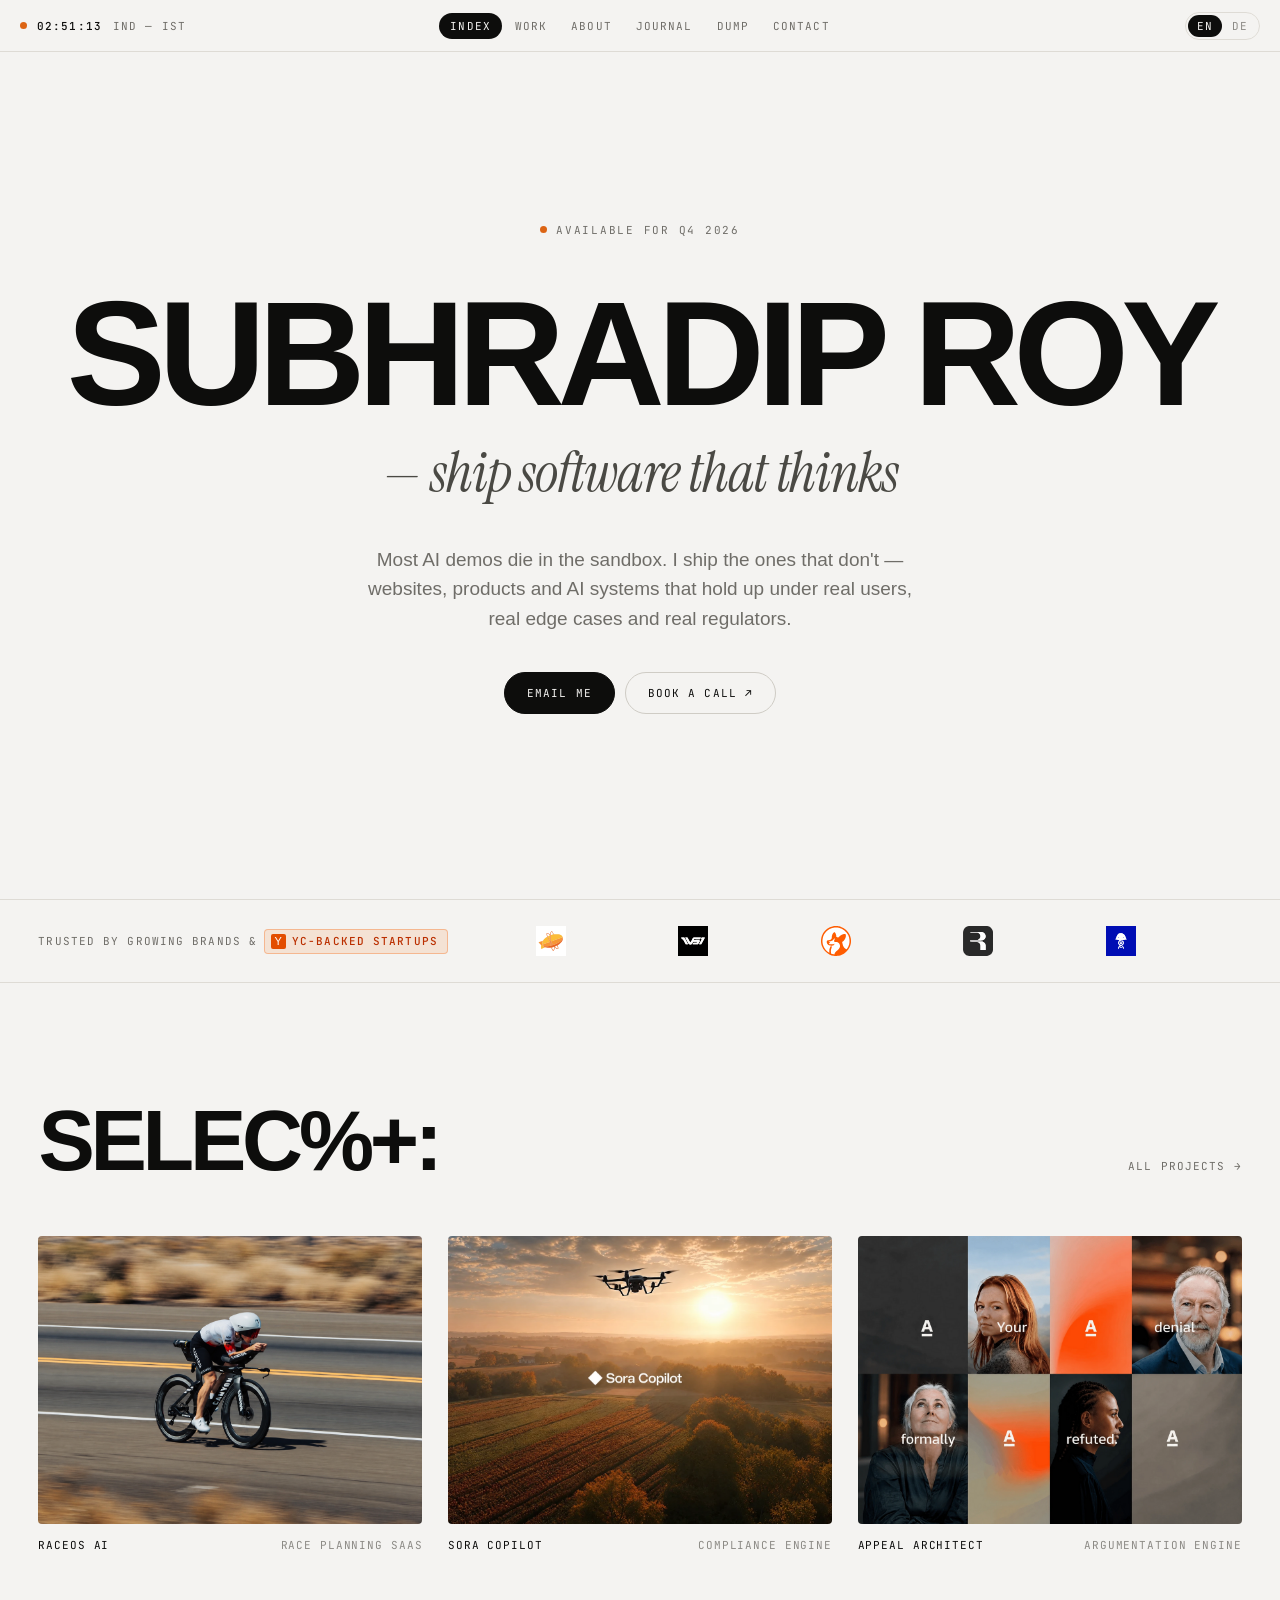
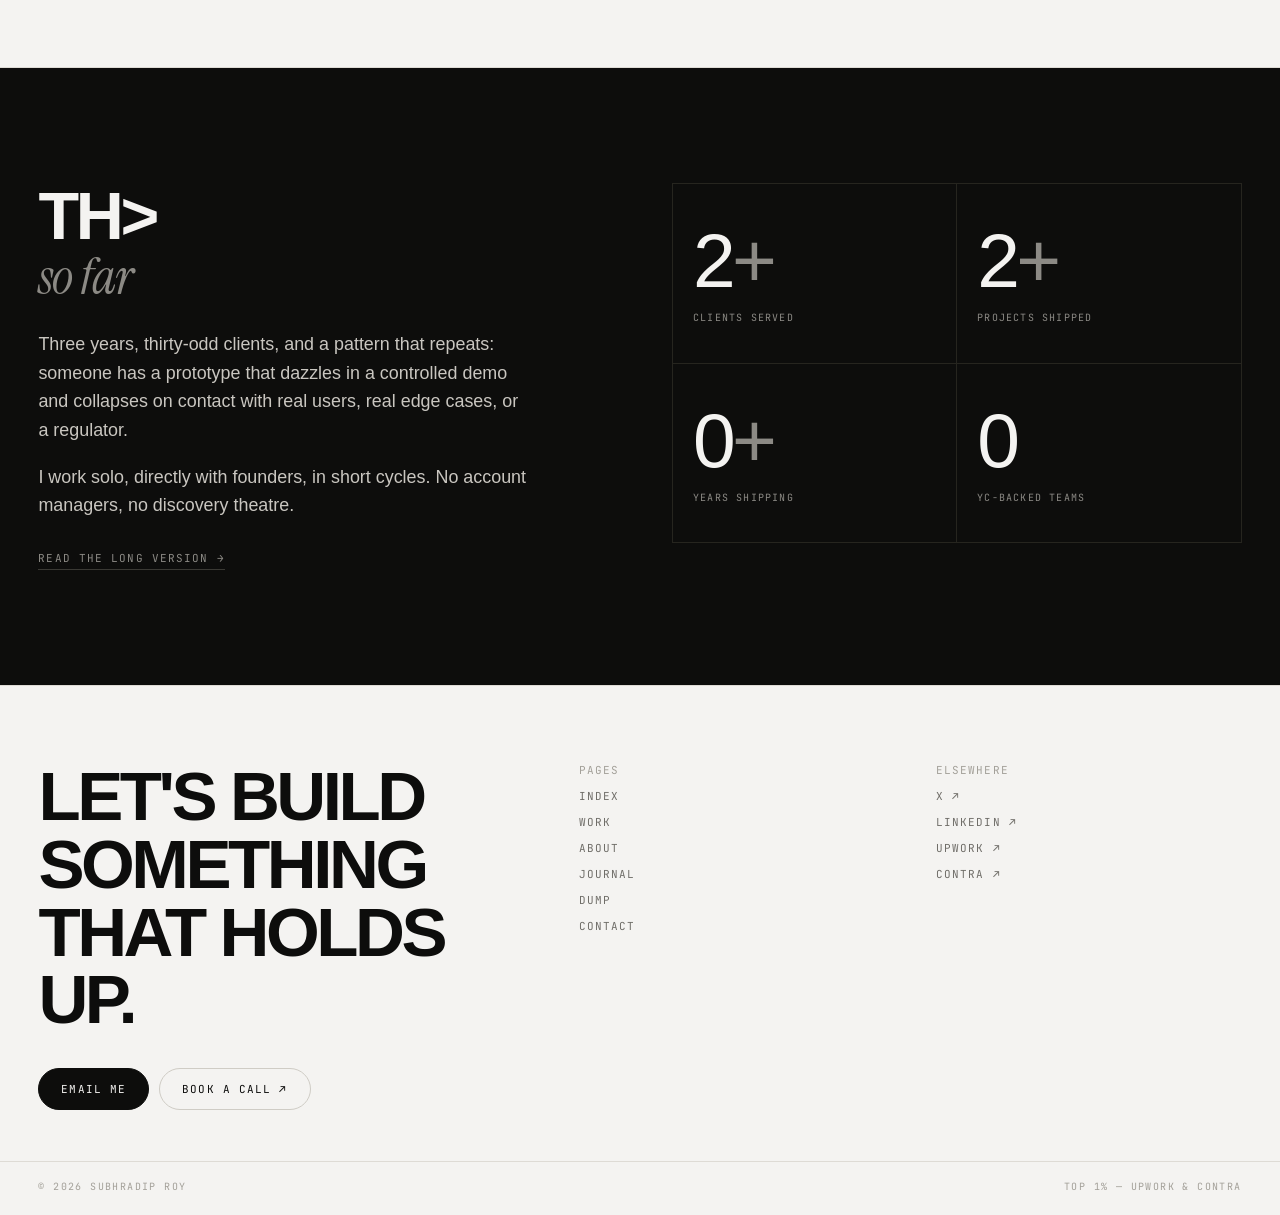
<file: index.html>
<!DOCTYPE html>
<html lang="en">
<head>
<meta charset="utf-8">
<meta name="viewport" content="width=device-width, initial-scale=1">
<title>Subhradip Roy — Ship software that thinks</title>
<meta name="description" content="Freelance AI &amp; full-stack developer. Websites, products and AI systems that hold up in production.">
<link rel="preconnect" href="https://fonts.googleapis.com">
<link rel="preconnect" href="https://fonts.gstatic.com" crossorigin>
<link href="https://fonts.googleapis.com/css2?family=Instrument+Serif:ital@0;1&family=JetBrains+Mono:wght@400;500&display=swap" rel="stylesheet">
<link rel="stylesheet" href="css/style.css">
<noscript><style>[data-reveal="scramble"]{visibility:visible}</style></noscript>
<link rel="icon" type="image/png" href="favicon.png">
<link rel="apple-touch-icon" href="favicon.png">
</head>
<body>

<header class="site-header">
  <div class="header-status">
    <span class="status-dot" aria-hidden="true"></span>
    <span class="header-clock" data-clock>00:00:00</span>
    <span class="header-loc">IND — IST</span>
  </div>
  <nav class="site-nav">
    <a href="index.html" aria-current="page" data-i18n="Index">Index</a>
    <a href="work/index.html" data-i18n="Work">Work</a>
    <a href="about.html" data-i18n="About">About</a>
    <a href="journal/index.html" data-i18n="Journal">Journal</a>
    <a href="dump.html" data-i18n="Dump">Dump</a>
    <a href="contact.html" data-i18n="Contact">Contact</a>
  </nav>
  <div class="header-lang">
    <div class="lang-toggle">
      <button type="button" data-lang-btn="en" aria-current="true">EN</button>
      <button type="button" data-lang-btn="de" aria-current="false">DE</button>
    </div>
  </div>
</header>

<main>

  <section class="hero">
    <div class="hero-corner hero-corner-l" data-reveal-now data-i18n="(Scroll to explore)">(Scroll to explore)</div>
    <div class="hero-corner hero-corner-r" data-reveal-now data-i18n="Freelance AI &amp; Full-Stack Developer">Freelance AI &amp; Full-Stack Developer</div>

    <div class="hero-avail" data-reveal="up">
      <span class="status-dot" aria-hidden="true"></span>
      <span data-i18n="Available for Q4 2026">Available for Q4 2026</span>
    </div>

    <h1 class="h-decode h-hero" data-reveal="scramble" data-i18n="Subhradip Roy">Subhradip Roy</h1>

    <p class="accent-serif hero-sub" data-reveal="up" style="transition-delay:.15s" data-i18n="— ship software that thinks">— ship software that thinks</p>

    <p class="hero-lede" data-reveal="up" style="transition-delay:.3s" data-i18n="Most AI demos die in the sandbox. I ship the ones that don't — websites, products and AI systems that hold up under real users, real edge cases and real regulators.">Most AI demos die in the sandbox. I ship the ones that don't — websites, products and AI systems that hold up under real users, real edge cases and real regulators.</p>

    <div class="hero-actions btn-row" data-reveal="up" style="transition-delay:.45s">
      <a class="btn btn-primary" href="mailto:subhrastien@gmail.com" data-i18n="Email me">Email me</a>
      <a class="btn btn-secondary" href="https://calendly.com/subhradip_roy/15-minutes-short-call" target="_blank" rel="noreferrer" data-i18n="Book a call ↗">Book a call ↗</a>
    </div>
  </section>

  <section class="trust">
    <div class="trust-row">
      <span class="trust-label" data-reveal="up">
        <span data-i18n="Trusted by growing brands &amp;">Trusted by growing brands &amp;</span>
        <span class="yc-badge">
          <span class="yc-mark" aria-hidden="true">Y</span>
          <span class="yc-text" data-i18n="YC-backed startups">YC-backed startups</span>
        </span>
      </span>
      <div class="trust-logos" data-reveal="up" style="transition-delay:.12s">
        <img src="images/home/logos/logo-1.svg" alt="Client logo" width="104" height="30" loading="lazy">
        <img src="images/home/logos/logo-2.svg" alt="Client logo" width="104" height="30" loading="lazy">
        <img src="images/home/logos/logo-3.svg" alt="Client logo" width="104" height="30" loading="lazy">
        <img src="images/home/logos/logo-4.svg" alt="Client logo" width="104" height="30" loading="lazy">
        <img src="images/home/logos/logo-5.svg" alt="Client logo" width="104" height="30" loading="lazy">
      </div>
    </div>
  </section>

  <section class="section section-b">
    <div class="work-head">
      <h2 class="h-decode h-lg" data-reveal="scramble" data-i18n="Selected Work">Selected Work</h2>
      <a class="work-all-link" href="work/index.html" data-i18n="All projects →">All projects →</a>
    </div>
    <div class="work-grid">
      <a class="work-card" href="work/raceos.html" data-reveal="up">
        <div class="work-card-media"><img src="images/home/work-preview/raceos.png" alt="RaceOS AI — cover" loading="lazy"></div>
        <div class="work-card-meta"><span>RaceOS AI</span><span data-i18n="Race planning SaaS">Race planning SaaS</span></div>
      </a>
      <a class="work-card" href="work/sora.html" data-reveal="up" style="transition-delay:.1s">
        <div class="work-card-media"><img src="images/home/work-preview/sora.png" alt="SORA Copilot — cover" loading="lazy"></div>
        <div class="work-card-meta"><span>SORA Copilot</span><span data-i18n="Compliance engine">Compliance engine</span></div>
      </a>
      <a class="work-card" href="work/appeal.html" data-reveal="up" style="transition-delay:.2s">
        <div class="work-card-media"><img src="images/home/work-preview/appeal.png" alt="Appeal Architect — cover" loading="lazy"></div>
        <div class="work-card-meta"><span>Appeal Architect</span><span data-i18n="Argumentation engine">Argumentation engine</span></div>
      </a>
    </div>
  </section>

  <section class="section section-dark" data-surface="dark">
    <div class="story-grid">
      <div class="story-copy">
        <h2 class="h-decode h-md" data-reveal="scramble" data-i18n="The story">The story</h2>
        <div class="accent-serif" style="font-size:clamp(1.6rem,4vw,3.2rem);margin:0 0 28px" data-i18n="so far">so far</div>
        <p data-reveal="up" data-i18n="Three years, thirty-odd clients, and a pattern that repeats: someone has a prototype that dazzles in a controlled demo and collapses on contact with real users, real edge cases, or a regulator.">Three years, thirty-odd clients, and a pattern that repeats: someone has a prototype that dazzles in a controlled demo and collapses on contact with real users, real edge cases, or a regulator.</p>
        <p data-reveal="up" style="transition-delay:.08s" data-i18n="I work solo, directly with founders, in short cycles. No account managers, no discovery theatre.">I work solo, directly with founders, in short cycles. No account managers, no discovery theatre.</p>
        <a class="story-link" href="about.html" data-reveal="up" style="transition-delay:.16s" data-i18n="Read the long version →">Read the long version →</a>
      </div>
      <div class="stat-grid" data-reveal="up">
        <div class="stat-cell"><div class="stat-num"><span class="count-num" data-count="30">0</span><span class="suffix">+</span></div><div class="stat-label" data-i18n="Clients served">Clients served</div></div>
        <div class="stat-cell"><div class="stat-num"><span class="count-num" data-count="32">0</span><span class="suffix">+</span></div><div class="stat-label" data-i18n="Projects shipped">Projects shipped</div></div>
        <div class="stat-cell"><div class="stat-num"><span class="count-num" data-count="3">0</span><span class="suffix">+</span></div><div class="stat-label" data-i18n="Years shipping">Years shipping</div></div>
        <div class="stat-cell"><div class="stat-num"><span class="count-num" data-count="2">0</span></div><div class="stat-label" data-i18n="YC-backed teams">YC-backed teams</div></div>
      </div>
    </div>
  </section>

</main>

<footer class="site-footer">
  <div class="footer-top">
    <div>
      <h2 class="footer-statement" data-i18n="Let's build something that holds up.">Let's build something that holds up.</h2>
      <div class="btn-row">
        <a class="btn btn-primary" href="mailto:subhrastien@gmail.com" data-i18n="Email me">Email me</a>
        <a class="btn btn-secondary" href="https://calendly.com/subhradip_roy/15-minutes-short-call" target="_blank" rel="noreferrer" data-i18n="Book a call ↗">Book a call ↗</a>
      </div>
    </div>
    <div class="footer-col">
      <span class="footer-col-label" data-i18n="Pages">Pages</span>
      <a href="index.html" data-i18n="Index">Index</a>
      <a href="work/index.html" data-i18n="Work">Work</a>
      <a href="about.html" data-i18n="About">About</a>
      <a href="journal/index.html" data-i18n="Journal">Journal</a>
      <a href="dump.html" data-i18n="Dump">Dump</a>
      <a href="contact.html" data-i18n="Contact">Contact</a>
    </div>
    <div class="footer-col">
      <span class="footer-col-label" data-i18n="Elsewhere">Elsewhere</span>
      <a href="https://x.com/theroyprojects" target="_blank" rel="noreferrer">X ↗</a>
      <a href="https://www.linkedin.com/in/subhradip-roy/" target="_blank" rel="noreferrer">LinkedIn ↗</a>
      <a href="https://www.upwork.com/freelancers/~01828a5ece6eb825db" target="_blank" rel="noreferrer">Upwork ↗</a>
      <a href="https://contra.com/theroyproject" target="_blank" rel="noreferrer">Contra ↗</a>
    </div>
  </div>
  <div class="footer-bottom">
    <span>© 2026 Subhradip Roy</span>
    <span data-i18n="Top 1% — Upwork &amp; Contra">Top 1% — Upwork &amp; Contra</span>
  </div>
</footer>

<script src="js/main.js"></script>
<script src="js/i18n.js"></script>
</body>
</html>
</file>
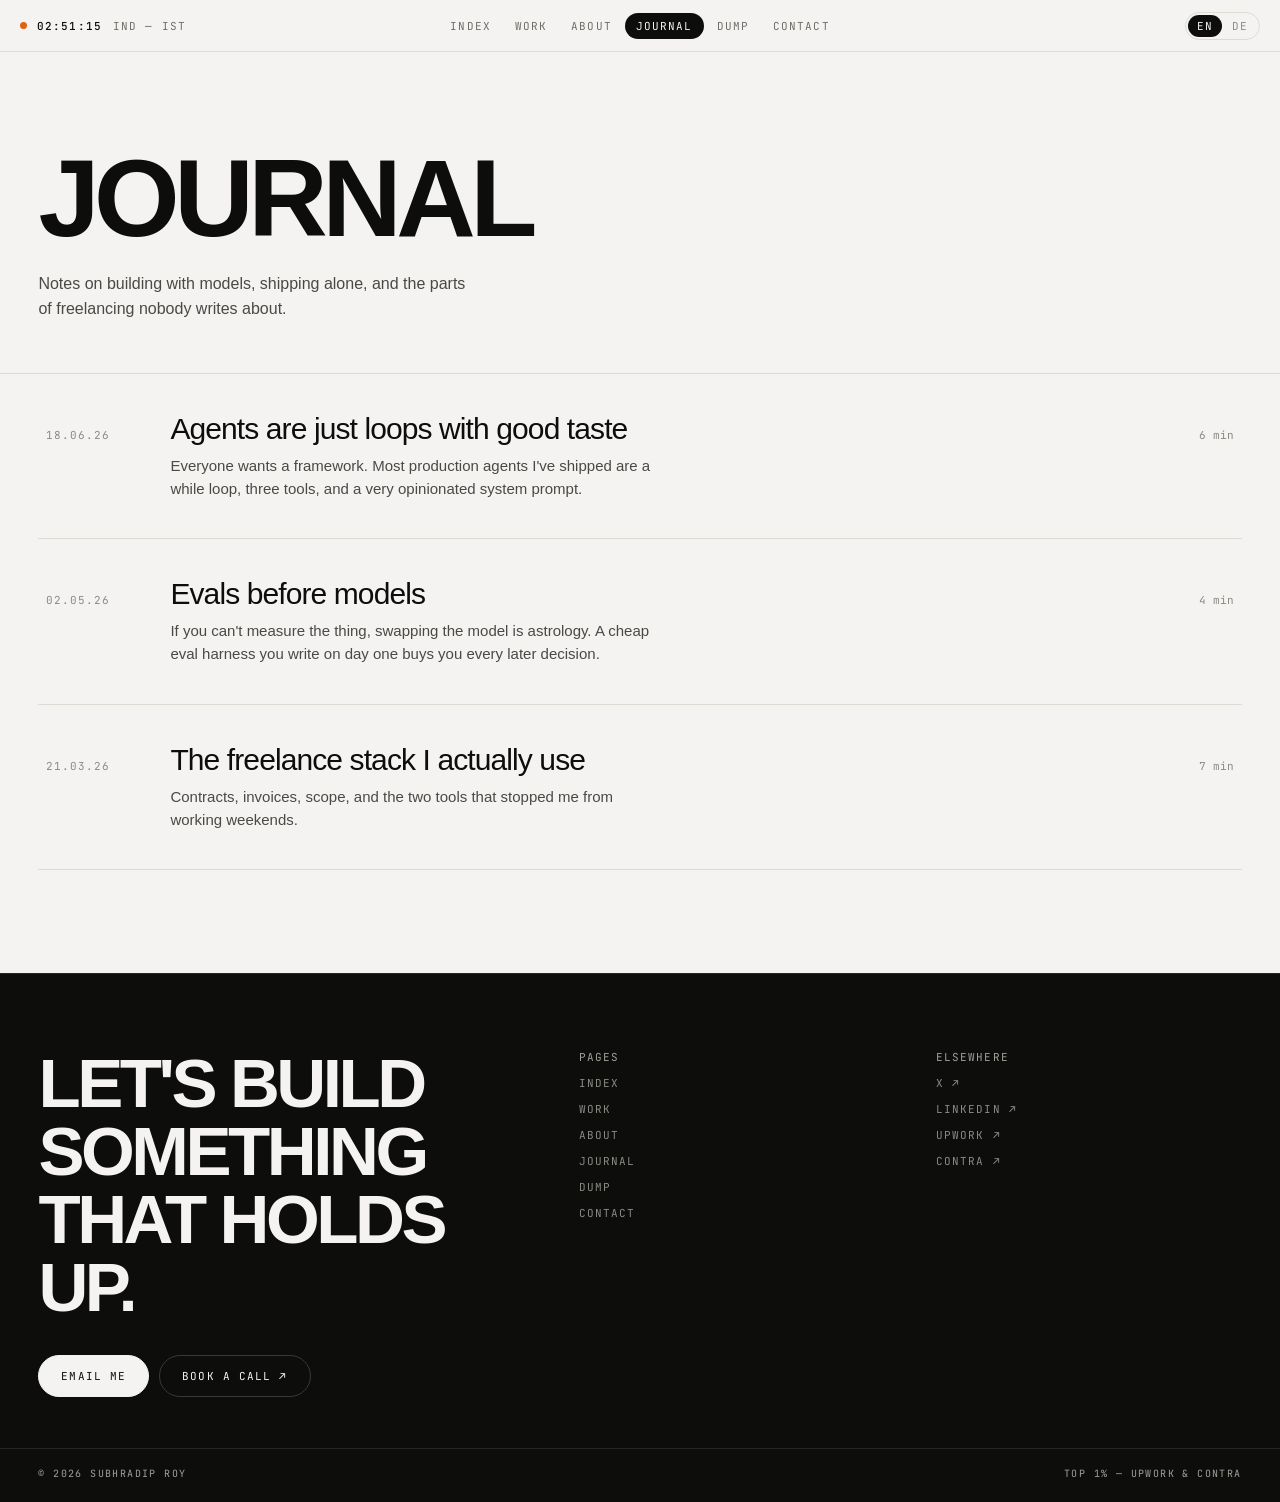
<file: journal/index.html>
<!DOCTYPE html>
<html lang="en">
<head>
<meta charset="utf-8">
<meta name="viewport" content="width=device-width, initial-scale=1">
<title>Journal — Subhradip Roy</title>
<meta name="description" content="Notes on building with models, shipping alone, and the parts of freelancing nobody writes about.">
<link rel="preconnect" href="https://fonts.googleapis.com">
<link rel="preconnect" href="https://fonts.gstatic.com" crossorigin>
<link href="https://fonts.googleapis.com/css2?family=Instrument+Serif:ital@0;1&family=JetBrains+Mono:wght@400;500&display=swap" rel="stylesheet">
<link rel="stylesheet" href="../css/style.css">
<noscript><style>[data-reveal="scramble"]{visibility:visible}</style></noscript>
<link rel="icon" type="image/png" href="../favicon.png">
<link rel="apple-touch-icon" href="../favicon.png">
</head>
<body>

<header class="site-header">
  <div class="header-status">
    <span class="status-dot" aria-hidden="true"></span>
    <span class="header-clock" data-clock>00:00:00</span>
    <span class="header-loc">IND — IST</span>
  </div>
  <nav class="site-nav">
    <a href="../index.html" data-i18n="Index">Index</a>
    <a href="../work/index.html" data-i18n="Work">Work</a>
    <a href="../about.html" data-i18n="About">About</a>
    <a href="index.html" aria-current="page" data-i18n="Journal">Journal</a>
    <a href="../dump.html" data-i18n="Dump">Dump</a>
    <a href="../contact.html" data-i18n="Contact">Contact</a>
  </nav>
  <div class="header-lang">
    <div class="lang-toggle">
      <button type="button" data-lang-btn="en" aria-current="true">EN</button>
      <button type="button" data-lang-btn="de" aria-current="false">DE</button>
    </div>
  </div>
</header>

<main>

  <section class="journal-head">
    <h1 class="h-decode h-xl" data-reveal="scramble" style="margin:0 0 18px" data-i18n="Journal">Journal</h1>
    <p class="journal-head-lede" data-i18n="Notes on building with models, shipping alone, and the parts of freelancing nobody writes about.">Notes on building with models, shipping alone, and the parts of freelancing nobody writes about.</p>
  </section>

  <section class="journal-list">
<!-- BUILD:POSTS:START (auto-generated by journal/build.py — do not hand-edit below) -->
    <a class="journal-row" href="posts/2026-06-18-agents-are-loops-with-good-taste.html" data-reveal="up">
      <span class="journal-row-date">18.06.26</span>
      <div>
        <h2 data-i18n="Agents are just loops with good taste">Agents are just loops with good taste</h2>
        <p data-i18n="Everyone wants a framework. Most production agents I've shipped are a while loop, three tools, and a very opinionated system prompt.">Everyone wants a framework. Most production agents I've shipped are a while loop, three tools, and a very opinionated system prompt.</p>
      </div>
      <span class="journal-row-read" data-i18n="6 min">6 min</span>
    </a>
    <a class="journal-row" href="posts/2026-05-02-evals-before-models.html" data-reveal="up" style="transition-delay:0.08s">
      <span class="journal-row-date">02.05.26</span>
      <div>
        <h2 data-i18n="Evals before models">Evals before models</h2>
        <p data-i18n="If you can't measure the thing, swapping the model is astrology. A cheap eval harness you write on day one buys you every later decision.">If you can't measure the thing, swapping the model is astrology. A cheap eval harness you write on day one buys you every later decision.</p>
      </div>
      <span class="journal-row-read" data-i18n="4 min">4 min</span>
    </a>
    <a class="journal-row" href="posts/2026-03-21-the-freelance-stack-i-actually-use.html" data-reveal="up" style="transition-delay:0.16s">
      <span class="journal-row-date">21.03.26</span>
      <div>
        <h2 data-i18n="The freelance stack I actually use">The freelance stack I actually use</h2>
        <p data-i18n="Contracts, invoices, scope, and the two tools that stopped me from working weekends.">Contracts, invoices, scope, and the two tools that stopped me from working weekends.</p>
      </div>
      <span class="journal-row-read" data-i18n="7 min">7 min</span>
    </a>
<!-- BUILD:POSTS:END -->
  </section>

</main>

<footer class="site-footer is-dark">
  <div class="footer-top">
    <div>
      <h2 class="footer-statement" data-i18n="Let's build something that holds up.">Let's build something that holds up.</h2>
      <div class="btn-row">
        <a class="btn btn-primary-dark" href="mailto:subhrastien@gmail.com" data-i18n="Email me">Email me</a>
        <a class="btn btn-secondary-dark" href="https://calendly.com/subhradip_roy/15-minutes-short-call" target="_blank" rel="noreferrer" data-i18n="Book a call ↗">Book a call ↗</a>
      </div>
    </div>
    <div class="footer-col">
      <span class="footer-col-label" data-i18n="Pages">Pages</span>
      <a href="../index.html" data-i18n="Index">Index</a>
      <a href="../work/index.html" data-i18n="Work">Work</a>
      <a href="../about.html" data-i18n="About">About</a>
      <a href="index.html" data-i18n="Journal">Journal</a>
      <a href="../dump.html" data-i18n="Dump">Dump</a>
      <a href="../contact.html" data-i18n="Contact">Contact</a>
    </div>
    <div class="footer-col">
      <span class="footer-col-label" data-i18n="Elsewhere">Elsewhere</span>
      <a href="https://x.com/theroyprojects" target="_blank" rel="noreferrer">X ↗</a>
      <a href="https://www.linkedin.com/in/subhradip-roy/" target="_blank" rel="noreferrer">LinkedIn ↗</a>
      <a href="https://www.upwork.com/freelancers/~01828a5ece6eb825db" target="_blank" rel="noreferrer">Upwork ↗</a>
      <a href="https://contra.com/theroyproject" target="_blank" rel="noreferrer">Contra ↗</a>
    </div>
  </div>
  <div class="footer-bottom">
    <span>© 2026 Subhradip Roy</span>
    <span data-i18n="Top 1% — Upwork &amp; Contra">Top 1% — Upwork &amp; Contra</span>
  </div>
</footer>

<script src="../js/main.js"></script>
<script src="../js/i18n.js"></script>
</body>
</html>
</file>
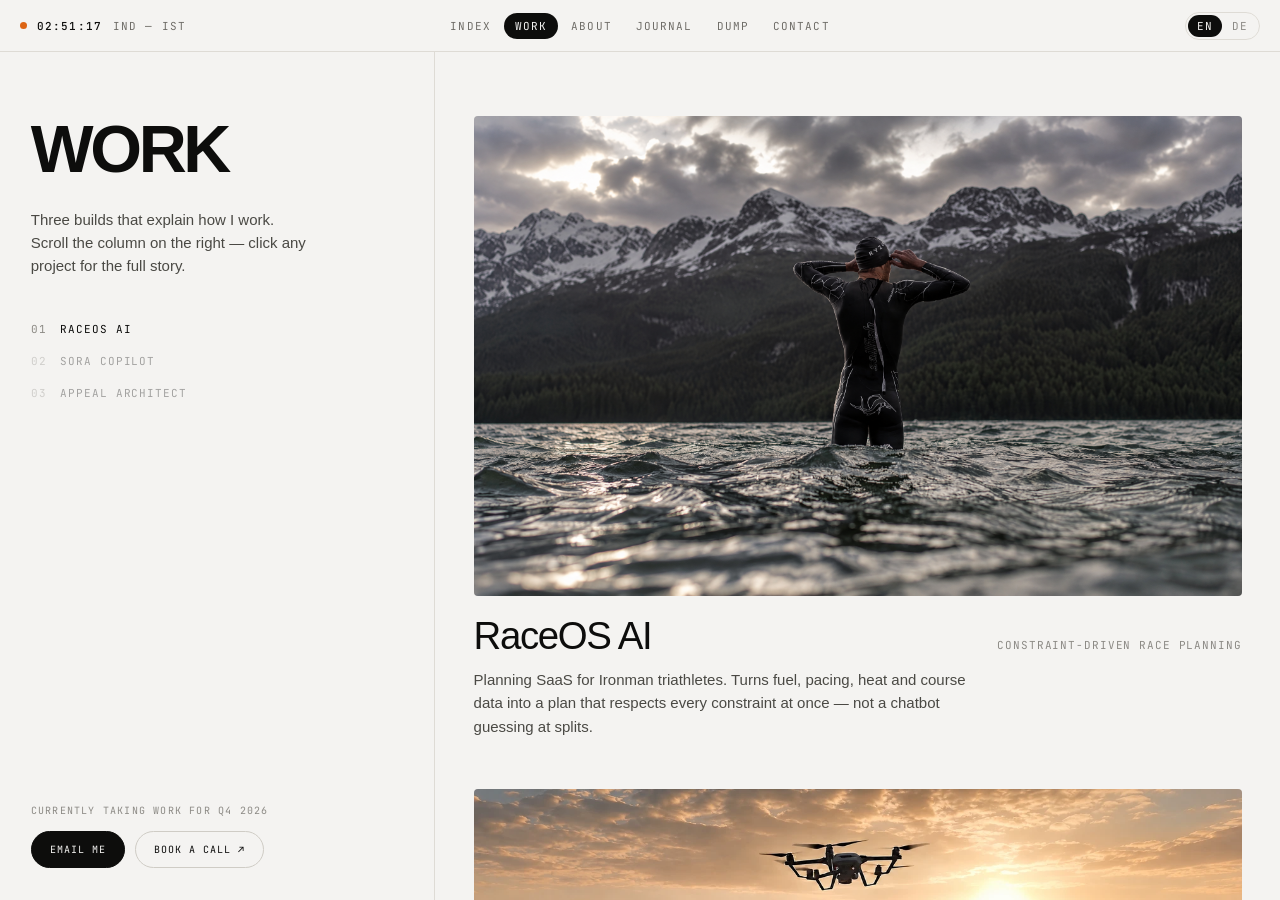
<file: work/index.html>
<!DOCTYPE html>
<html lang="en">
<head>
<meta charset="utf-8">
<meta name="viewport" content="width=device-width, initial-scale=1">
<title>Work — Subhradip Roy</title>
<meta name="description" content="Three builds that explain how I work: RaceOS AI, SORA Copilot, Appeal Architect.">
<link rel="preconnect" href="https://fonts.googleapis.com">
<link rel="preconnect" href="https://fonts.gstatic.com" crossorigin>
<link href="https://fonts.googleapis.com/css2?family=Instrument+Serif:ital@0;1&family=JetBrains+Mono:wght@400;500&display=swap" rel="stylesheet">
<link rel="stylesheet" href="../css/style.css">
<noscript><style>[data-reveal="scramble"]{visibility:visible}</style></noscript>
<link rel="icon" type="image/png" href="../favicon.png">
<link rel="apple-touch-icon" href="../favicon.png">
</head>
<body>

<header class="site-header">
  <div class="header-status">
    <span class="status-dot" aria-hidden="true"></span>
    <span class="header-clock" data-clock>00:00:00</span>
    <span class="header-loc">IND — IST</span>
  </div>
  <nav class="site-nav">
    <a href="../index.html" data-i18n="Index">Index</a>
    <a href="index.html" aria-current="page" data-i18n="Work">Work</a>
    <a href="../about.html" data-i18n="About">About</a>
    <a href="../journal/index.html" data-i18n="Journal">Journal</a>
    <a href="../dump.html" data-i18n="Dump">Dump</a>
    <a href="../contact.html" data-i18n="Contact">Contact</a>
  </nav>
  <div class="header-lang">
    <div class="lang-toggle">
      <button type="button" data-lang-btn="en" aria-current="true">EN</button>
      <button type="button" data-lang-btn="de" aria-current="false">DE</button>
    </div>
  </div>
</header>

<main>
  <div class="work-layout">
    <div class="work-side">
      <div>
        <h1 class="h-decode h-md" data-reveal="scramble" style="margin:0 0 24px" data-i18n="Work">Work</h1>
        <p class="work-side-lede" data-i18n="Three builds that explain how I work. Scroll the column on the right — click any project for the full story.">Three builds that explain how I work. Scroll the column on the right — click any project for the full story.</p>
        <nav class="work-side-nav">
          <a href="raceos.html" data-worknav="0" class="is-active"><span>01</span><span>RaceOS AI</span></a>
          <a href="sora.html" data-worknav="1"><span>02</span><span>SORA Copilot</span></a>
          <a href="appeal.html" data-worknav="2"><span>03</span><span>Appeal Architect</span></a>
        </nav>
      </div>
      <div class="work-avail">
        <span class="work-avail-label" data-i18n="Currently taking work for Q4 2026">Currently taking work for Q4 2026</span>
        <div class="btn-row">
          <a class="btn btn-primary btn-sm" href="mailto:subhrastien@gmail.com" data-i18n="Email me">Email me</a>
          <a class="btn btn-secondary btn-sm" href="https://calendly.com/subhradip_roy/15-minutes-short-call" target="_blank" rel="noreferrer" data-i18n="Book a call ↗">Book a call ↗</a>
        </div>
      </div>
    </div>

    <div class="work-scroll" data-work-scroll>
      <a class="work-scroll-card" href="raceos.html" data-workcard="0">
        <div class="work-scroll-media"><img src="../images/work/raceos/list-cover.png" alt="RaceOS AI — hero shot" loading="lazy"></div>
        <div class="work-scroll-title-row">
          <h2 class="work-scroll-title">RaceOS AI</h2>
          <span class="work-scroll-tag" data-i18n="Constraint-driven race planning">Constraint-driven race planning</span>
        </div>
        <p class="work-scroll-desc" data-i18n="Planning SaaS for Ironman triathletes. Turns fuel, pacing, heat and course data into a plan that respects every constraint at once — not a chatbot guessing at splits.">Planning SaaS for Ironman triathletes. Turns fuel, pacing, heat and course data into a plan that respects every constraint at once — not a chatbot guessing at splits.</p>
      </a>
      <a class="work-scroll-card" href="sora.html" data-workcard="1">
        <div class="work-scroll-media"><img src="../images/work/sora/list-cover.png" alt="SORA Copilot — hero shot" loading="lazy"></div>
        <div class="work-scroll-title-row">
          <h2 class="work-scroll-title">SORA Copilot</h2>
          <span class="work-scroll-tag" data-i18n="Neurosymbolic compliance engine">Neurosymbolic compliance engine</span>
        </div>
        <p class="work-scroll-desc" data-i18n="EU drone operators have to prove risk assessments, not vibe them. A symbolic rules core does the reasoning; the model only handles language.">EU drone operators have to prove risk assessments, not vibe them. A symbolic rules core does the reasoning; the model only handles language.</p>
      </a>
      <a class="work-scroll-card" href="appeal.html" data-workcard="2">
        <div class="work-scroll-media"><img src="../images/work/appeal/list-cover.png" alt="Appeal Architect — hero shot" loading="lazy"></div>
        <div class="work-scroll-title-row">
          <h2 class="work-scroll-title">Appeal Architect</h2>
          <span class="work-scroll-tag" data-i18n="Formal argumentation engine">Formal argumentation engine</span>
        </div>
        <p class="work-scroll-desc" data-i18n="Builds health-insurance appeal letters as structured arguments — every claim traced to policy language and clinical evidence, so nothing is invented.">Builds health-insurance appeal letters as structured arguments — every claim traced to policy language and clinical evidence, so nothing is invented.</p>
      </a>
    </div>
  </div>
</main>
<!-- No site footer on this page by design: the right column scrolls
     independently inside the viewport (see .work-scroll in css/style.css),
     matching the "Sergey" reference behaviour from chats/chat1.md. -->

<script src="../js/main.js"></script>
<script src="../js/i18n.js"></script>
</body>
</html>
</file>
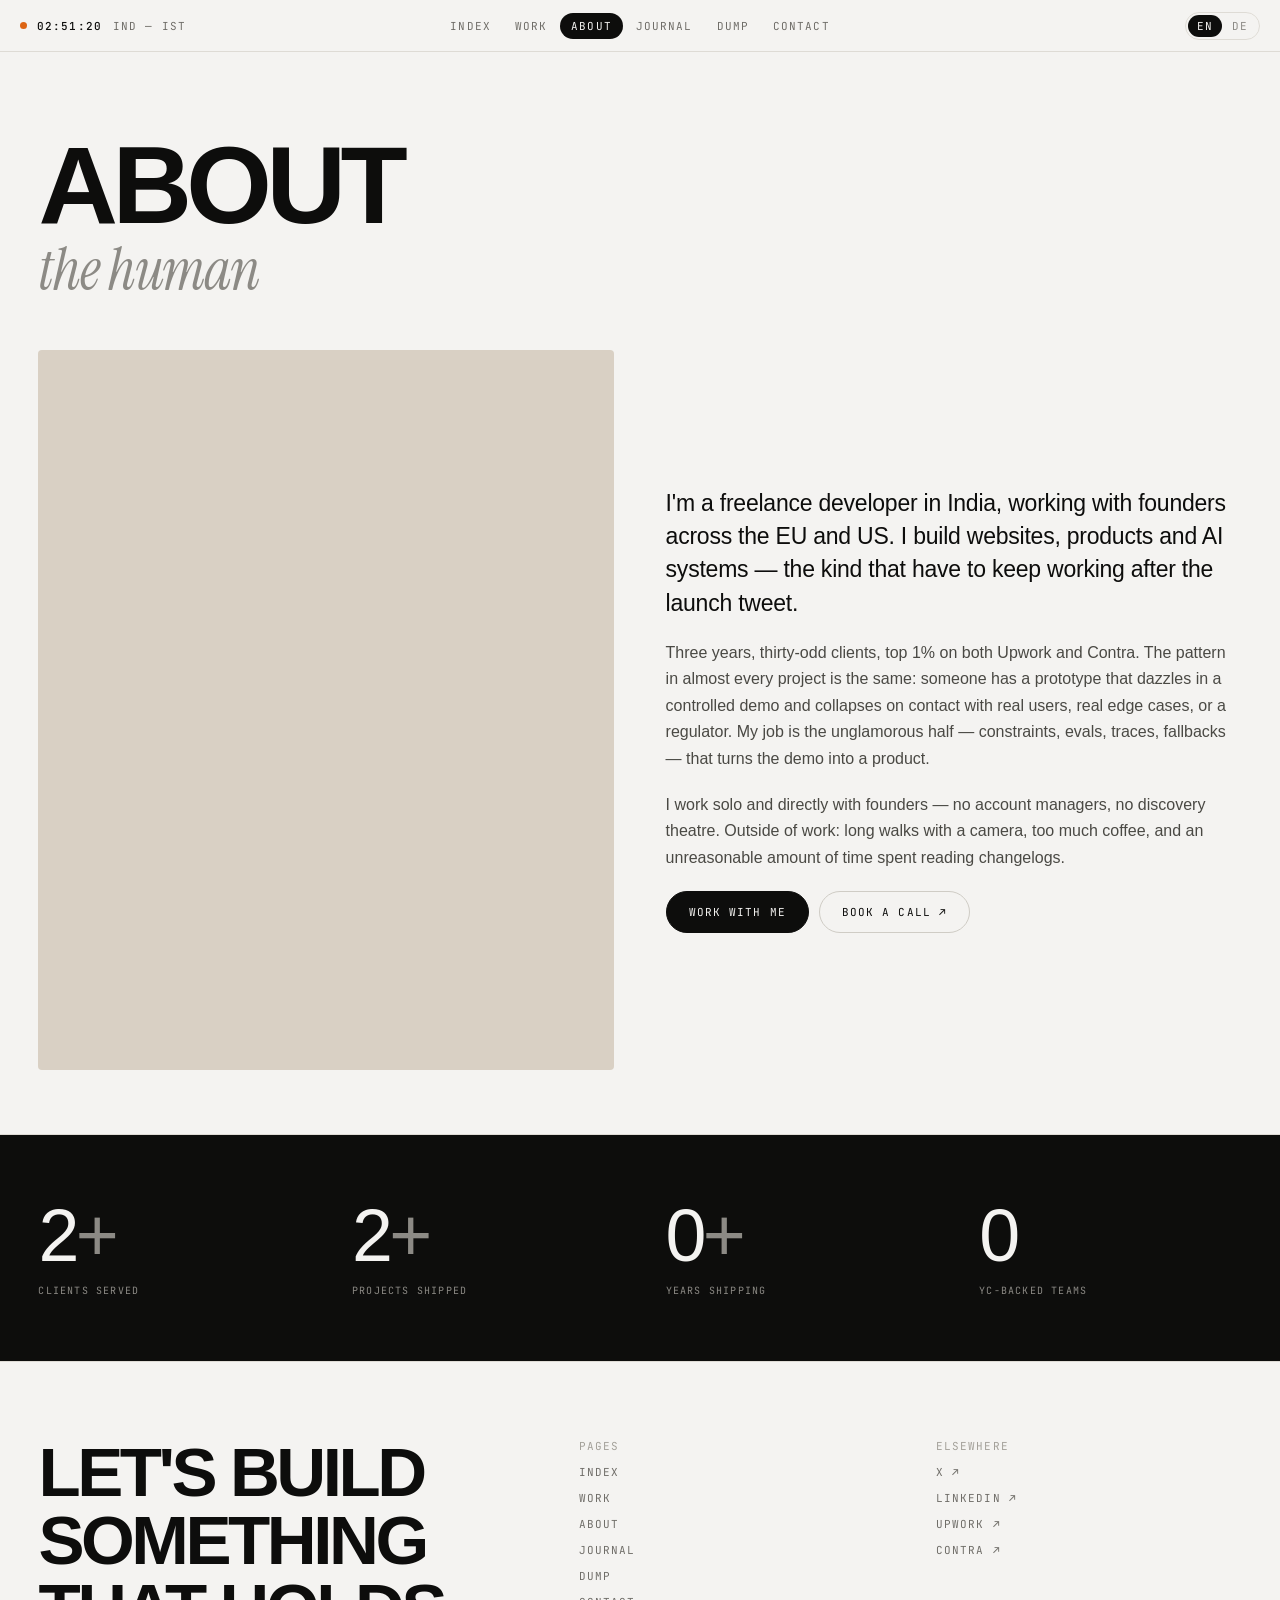
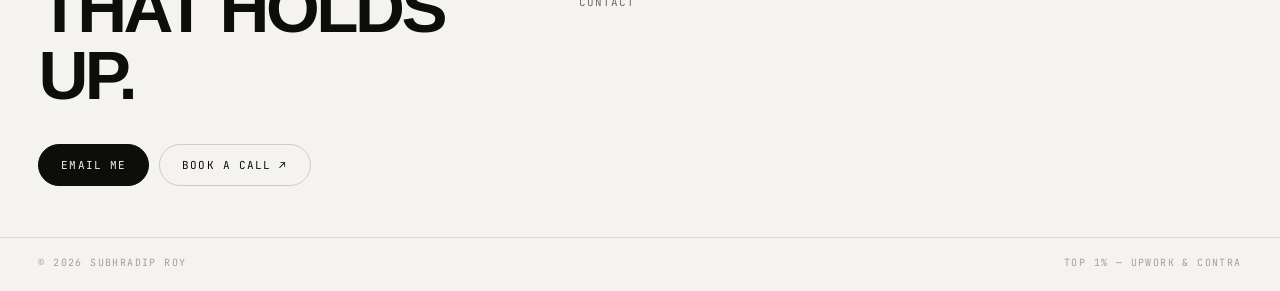
<file: about.html>
<!DOCTYPE html>
<html lang="en">
<head>
<meta charset="utf-8">
<meta name="viewport" content="width=device-width, initial-scale=1">
<title>About — Subhradip Roy</title>
<meta name="description" content="Freelance developer in India working with founders across the EU and US — websites, products and AI systems that keep working after the launch tweet.">
<link rel="preconnect" href="https://fonts.googleapis.com">
<link rel="preconnect" href="https://fonts.gstatic.com" crossorigin>
<link href="https://fonts.googleapis.com/css2?family=Instrument+Serif:ital@0;1&family=JetBrains+Mono:wght@400;500&display=swap" rel="stylesheet">
<link rel="stylesheet" href="css/style.css">
<noscript><style>[data-reveal="scramble"]{visibility:visible}</style></noscript>
<link rel="icon" type="image/png" href="favicon.png">
<link rel="apple-touch-icon" href="favicon.png">
</head>
<body>

<header class="site-header">
  <div class="header-status">
    <span class="status-dot" aria-hidden="true"></span>
    <span class="header-clock" data-clock>00:00:00</span>
    <span class="header-loc">IND — IST</span>
  </div>
  <nav class="site-nav">
    <a href="index.html" data-i18n="Index">Index</a>
    <a href="work/index.html" data-i18n="Work">Work</a>
    <a href="about.html" aria-current="page" data-i18n="About">About</a>
    <a href="journal/index.html" data-i18n="Journal">Journal</a>
    <a href="dump.html" data-i18n="Dump">Dump</a>
    <a href="contact.html" data-i18n="Contact">Contact</a>
  </nav>
  <div class="header-lang">
    <div class="lang-toggle">
      <button type="button" data-lang-btn="en" aria-current="true">EN</button>
      <button type="button" data-lang-btn="de" aria-current="false">DE</button>
    </div>
  </div>
</header>

<main>

  <section class="about-hero">
    <h1 class="h-decode h-xl" data-reveal="scramble" data-i18n="About">About</h1>
    <div class="accent-serif about-kicker" data-i18n="the human">the human</div>

    <div class="about-grid">
      <div class="about-portrait">
        <img src="images/about/portrait.png" alt="Portrait of Subhradip Roy" loading="lazy">
      </div>
      <div class="about-copy">
        <p class="lead" data-reveal="up" data-i18n="I'm a freelance developer in India, working with founders across the EU and US. I build websites, products and AI systems — the kind that have to keep working after the launch tweet.">I'm a freelance developer in India, working with founders across the EU and US. I build websites, products and AI systems — the kind that have to keep working after the launch tweet.</p>
        <p data-reveal="up" style="transition-delay:.1s" data-i18n="Three years, thirty-odd clients, top 1% on both Upwork and Contra. The pattern in almost every project is the same: someone has a prototype that dazzles in a controlled demo and collapses on contact with real users, real edge cases, or a regulator. My job is the unglamorous half — constraints, evals, traces, fallbacks — that turns the demo into a product.">Three years, thirty-odd clients, top 1% on both Upwork and Contra. The pattern in almost every project is the same: someone has a prototype that dazzles in a controlled demo and collapses on contact with real users, real edge cases, or a regulator. My job is the unglamorous half — constraints, evals, traces, fallbacks — that turns the demo into a product.</p>
        <p data-reveal="up" style="transition-delay:.18s" data-i18n="I work solo and directly with founders — no account managers, no discovery theatre. Outside of work: long walks with a camera, too much coffee, and an unreasonable amount of time spent reading changelogs.">I work solo and directly with founders — no account managers, no discovery theatre. Outside of work: long walks with a camera, too much coffee, and an unreasonable amount of time spent reading changelogs.</p>
        <div class="btn-row">
          <a class="btn btn-secondary" style="border-color:var(--ink);background:var(--ink);color:var(--bg)" href="mailto:subhrastien@gmail.com" data-i18n="Work with me">Work with me</a>
          <a class="btn btn-secondary" href="https://calendly.com/subhradip_roy/15-minutes-short-call" target="_blank" rel="noreferrer" data-i18n="Book a call ↗">Book a call ↗</a>
        </div>
      </div>
    </div>
  </section>

  <section class="section section-dark" data-surface="dark" style="padding:clamp(40px,5vw,72px) var(--gutter)">
    <div class="stat-grid stat-grid-flat">
      <div class="stat-cell" data-reveal="up"><div class="stat-num"><span class="count-num" data-count="30">0</span><span class="suffix">+</span></div><div class="stat-label" data-i18n="Clients served">Clients served</div></div>
      <div class="stat-cell" data-reveal="up" style="transition-delay:.06s"><div class="stat-num"><span class="count-num" data-count="32">0</span><span class="suffix">+</span></div><div class="stat-label" data-i18n="Projects shipped">Projects shipped</div></div>
      <div class="stat-cell" data-reveal="up" style="transition-delay:.12s"><div class="stat-num"><span class="count-num" data-count="3">0</span><span class="suffix">+</span></div><div class="stat-label" data-i18n="Years shipping">Years shipping</div></div>
      <div class="stat-cell" data-reveal="up" style="transition-delay:.18s"><div class="stat-num"><span class="count-num" data-count="2">0</span></div><div class="stat-label" data-i18n="YC-backed teams">YC-backed teams</div></div>
    </div>
  </section>

</main>

<footer class="site-footer">
  <div class="footer-top">
    <div>
      <h2 class="footer-statement" data-i18n="Let's build something that holds up.">Let's build something that holds up.</h2>
      <div class="btn-row">
        <a class="btn btn-primary" href="mailto:subhrastien@gmail.com" data-i18n="Email me">Email me</a>
        <a class="btn btn-secondary" href="https://calendly.com/subhradip_roy/15-minutes-short-call" target="_blank" rel="noreferrer" data-i18n="Book a call ↗">Book a call ↗</a>
      </div>
    </div>
    <div class="footer-col">
      <span class="footer-col-label" data-i18n="Pages">Pages</span>
      <a href="index.html" data-i18n="Index">Index</a>
      <a href="work/index.html" data-i18n="Work">Work</a>
      <a href="about.html" data-i18n="About">About</a>
      <a href="journal/index.html" data-i18n="Journal">Journal</a>
      <a href="dump.html" data-i18n="Dump">Dump</a>
      <a href="contact.html" data-i18n="Contact">Contact</a>
    </div>
    <div class="footer-col">
      <span class="footer-col-label" data-i18n="Elsewhere">Elsewhere</span>
      <a href="https://x.com/theroyprojects" target="_blank" rel="noreferrer">X ↗</a>
      <a href="https://www.linkedin.com/in/subhradip-roy/" target="_blank" rel="noreferrer">LinkedIn ↗</a>
      <a href="https://www.upwork.com/freelancers/~01828a5ece6eb825db" target="_blank" rel="noreferrer">Upwork ↗</a>
      <a href="https://contra.com/theroyproject" target="_blank" rel="noreferrer">Contra ↗</a>
    </div>
  </div>
  <div class="footer-bottom">
    <span>© 2026 Subhradip Roy</span>
    <span data-i18n="Top 1% — Upwork &amp; Contra">Top 1% — Upwork &amp; Contra</span>
  </div>
</footer>

<script src="js/main.js"></script>
<script src="js/i18n.js"></script>
</body>
</html>
</file>
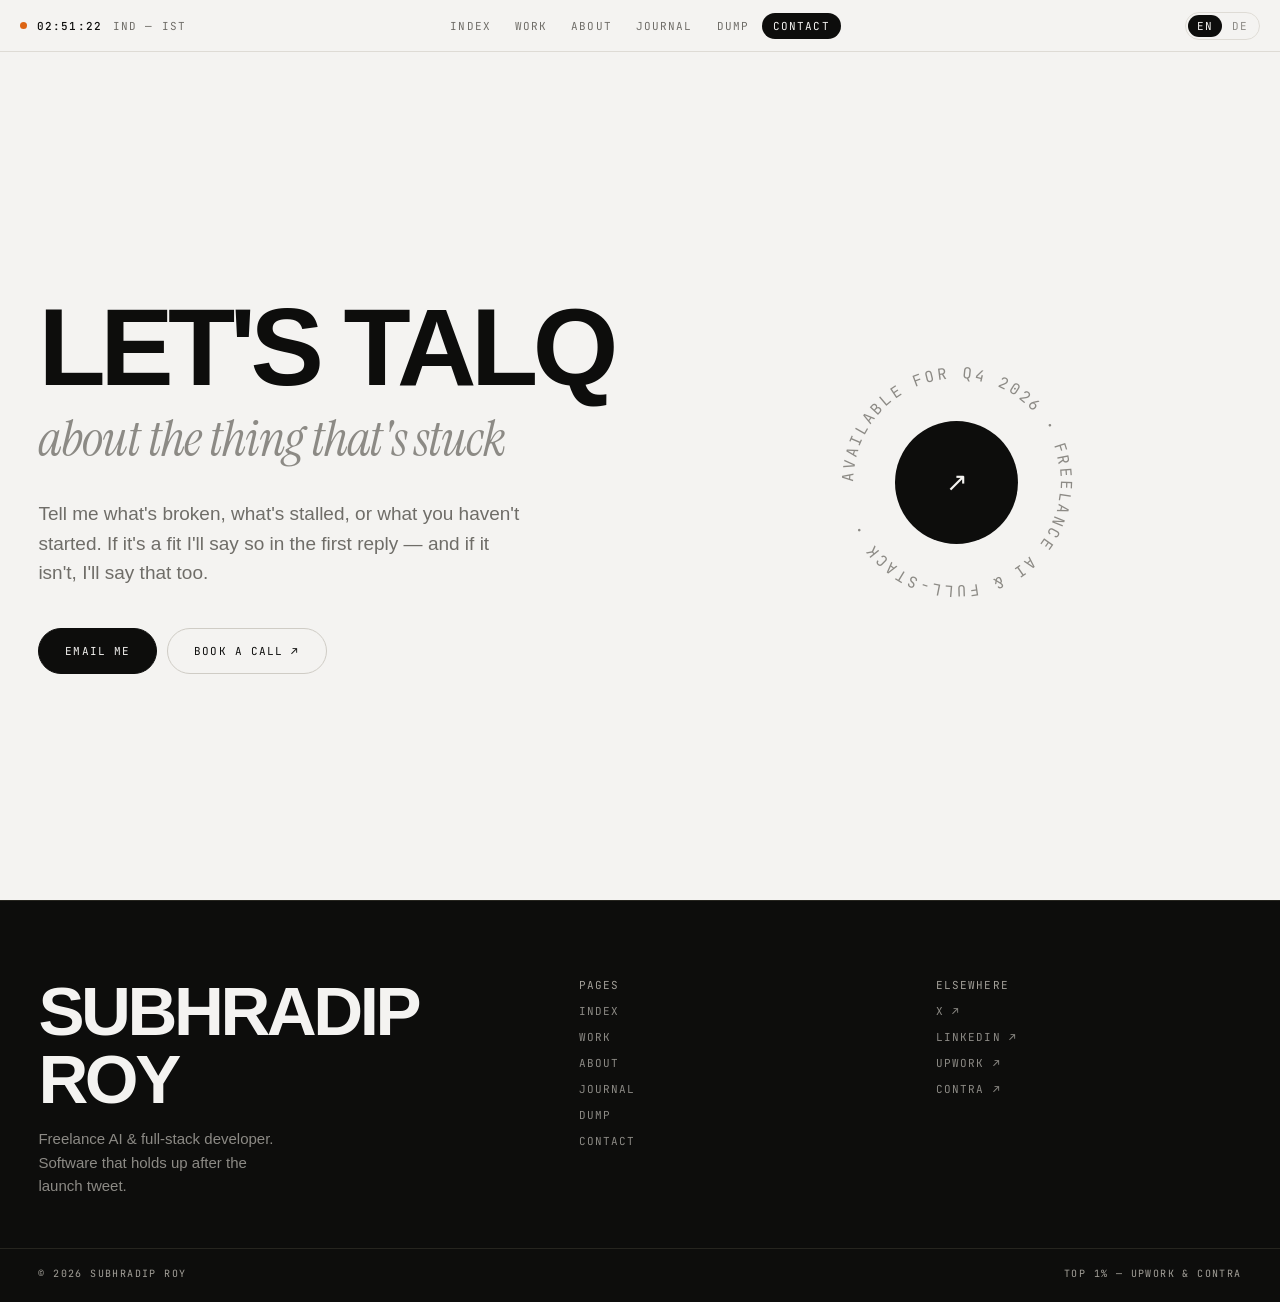
<file: contact.html>
<!DOCTYPE html>
<html lang="en">
<head>
<meta charset="utf-8">
<meta name="viewport" content="width=device-width, initial-scale=1">
<title>Contact — Subhradip Roy</title>
<meta name="description" content="Tell me what's broken, what's stalled, or what you haven't started. Email or book a 15-minute call.">
<link rel="preconnect" href="https://fonts.googleapis.com">
<link rel="preconnect" href="https://fonts.gstatic.com" crossorigin>
<link href="https://fonts.googleapis.com/css2?family=Instrument+Serif:ital@0;1&family=JetBrains+Mono:wght@400;500&display=swap" rel="stylesheet">
<link rel="stylesheet" href="css/style.css">
<noscript><style>[data-reveal="scramble"]{visibility:visible}</style></noscript>
<link rel="icon" type="image/png" href="favicon.png">
<link rel="apple-touch-icon" href="favicon.png">
</head>
<body>

<header class="site-header">
  <div class="header-status">
    <span class="status-dot" aria-hidden="true"></span>
    <span class="header-clock" data-clock>00:00:00</span>
    <span class="header-loc">IND — IST</span>
  </div>
  <nav class="site-nav">
    <a href="index.html" data-i18n="Index">Index</a>
    <a href="work/index.html" data-i18n="Work">Work</a>
    <a href="about.html" data-i18n="About">About</a>
    <a href="journal/index.html" data-i18n="Journal">Journal</a>
    <a href="dump.html" data-i18n="Dump">Dump</a>
    <a href="contact.html" aria-current="page" data-i18n="Contact">Contact</a>
  </nav>
  <div class="header-lang">
    <div class="lang-toggle">
      <button type="button" data-lang-btn="en" aria-current="true">EN</button>
      <button type="button" data-lang-btn="de" aria-current="false">DE</button>
    </div>
  </div>
</header>

<main>
  <section class="contact-hero">
    <div>
      <h1 class="h-decode h-xl" data-reveal="scramble" data-i18n="Let's talk">Let's talk</h1>
      <div class="accent-serif contact-kicker" data-i18n="about the thing that's stuck">about the thing that's stuck</div>
      <p class="contact-lede" data-reveal="up" style="transition-delay:.1s" data-i18n="Tell me what's broken, what's stalled, or what you haven't started. If it's a fit I'll say so in the first reply — and if it isn't, I'll say that too.">Tell me what's broken, what's stalled, or what you haven't started. If it's a fit I'll say so in the first reply — and if it isn't, I'll say that too.</p>
      <div class="btn-row" data-reveal="up" style="transition-delay:.2s;margin-top:clamp(26px,3.4vw,40px)">
        <a class="btn btn-primary" style="padding:15px 26px" href="mailto:subhrastien@gmail.com" data-i18n="Email me">Email me</a>
        <a class="btn btn-secondary" style="padding:15px 26px" href="https://calendly.com/subhradip_roy/15-minutes-short-call" target="_blank" rel="noreferrer" data-i18n="Book a call ↗">Book a call ↗</a>
      </div>
    </div>
    <div class="seal-wrap">
      <div class="seal">
        <svg viewBox="0 0 200 200" aria-hidden="true">
          <defs><path id="sealPath" d="M100,100 m-74,0 a74,74 0 1,1 148,0 a74,74 0 1,1 -148,0"></path></defs>
          <text style="font-family:'JetBrains Mono',monospace;font-size:11px;letter-spacing:2.1px;text-transform:uppercase;fill:#8c8a85"><textPath href="#sealPath" data-i18n="Available for Q4 2026 · Freelance AI & Full-Stack · ">Available for Q4 2026 · Freelance AI &amp; Full-Stack · </textPath></text>
        </svg>
        <div class="seal-core" aria-hidden="true">↗</div>
      </div>
    </div>
  </section>
</main>

<footer class="site-footer is-dark">
  <div class="footer-top">
    <div>
      <h2 class="footer-name">Subhradip Roy</h2>
      <p class="footer-tagline" data-i18n="Freelance AI &amp; full-stack developer. Software that holds up after the launch tweet.">Freelance AI &amp; full-stack developer. Software that holds up after the launch tweet.</p>
    </div>
    <div class="footer-col">
      <span class="footer-col-label" data-i18n="Pages">Pages</span>
      <a href="index.html" data-i18n="Index">Index</a>
      <a href="work/index.html" data-i18n="Work">Work</a>
      <a href="about.html" data-i18n="About">About</a>
      <a href="journal/index.html" data-i18n="Journal">Journal</a>
      <a href="dump.html" data-i18n="Dump">Dump</a>
      <a href="contact.html" data-i18n="Contact">Contact</a>
    </div>
    <div class="footer-col">
      <span class="footer-col-label" data-i18n="Elsewhere">Elsewhere</span>
      <a href="https://x.com/theroyprojects" target="_blank" rel="noreferrer">X ↗</a>
      <a href="https://www.linkedin.com/in/subhradip-roy/" target="_blank" rel="noreferrer">LinkedIn ↗</a>
      <a href="https://www.upwork.com/freelancers/~01828a5ece6eb825db" target="_blank" rel="noreferrer">Upwork ↗</a>
      <a href="https://contra.com/theroyproject" target="_blank" rel="noreferrer">Contra ↗</a>
    </div>
  </div>
  <div class="footer-bottom">
    <span>© 2026 Subhradip Roy</span>
    <span data-i18n="Top 1% — Upwork &amp; Contra">Top 1% — Upwork &amp; Contra</span>
  </div>
</footer>

<script src="js/main.js"></script>
<script src="js/i18n.js"></script>
</body>
</html>
</file>
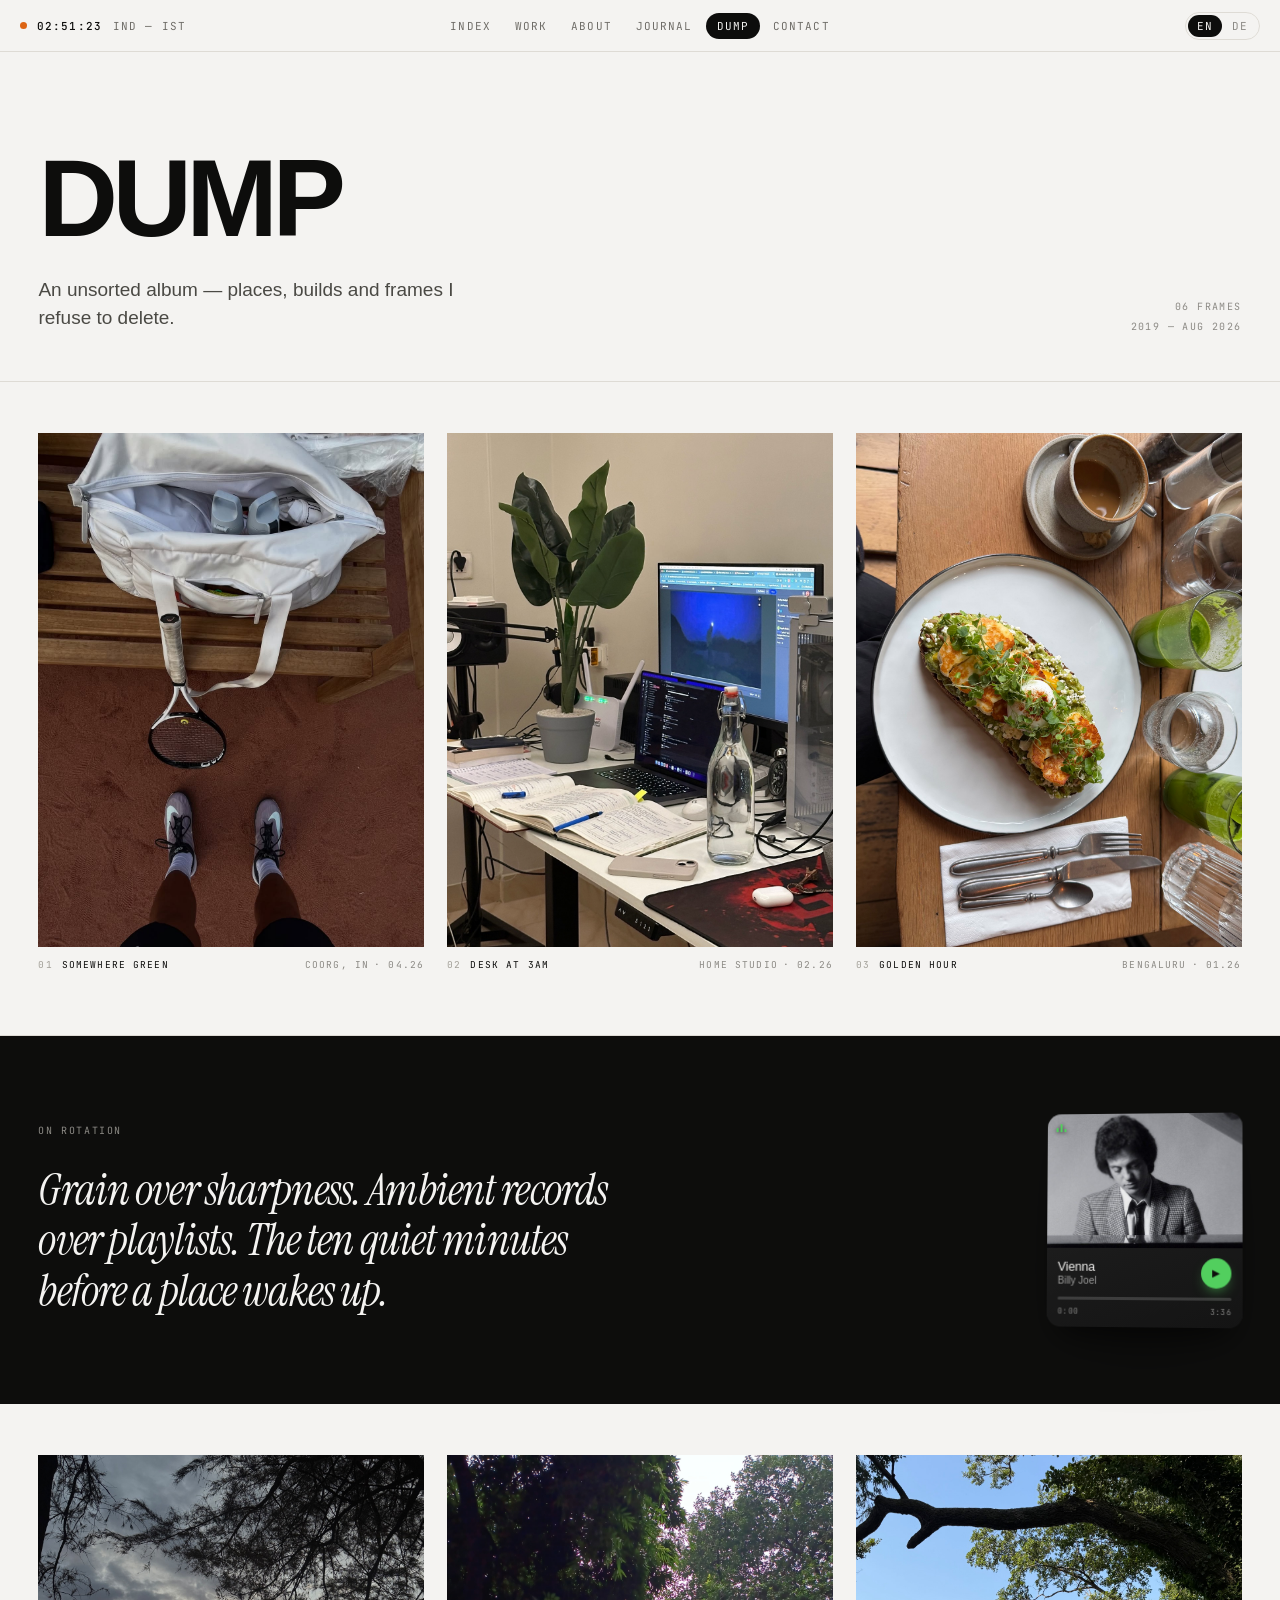
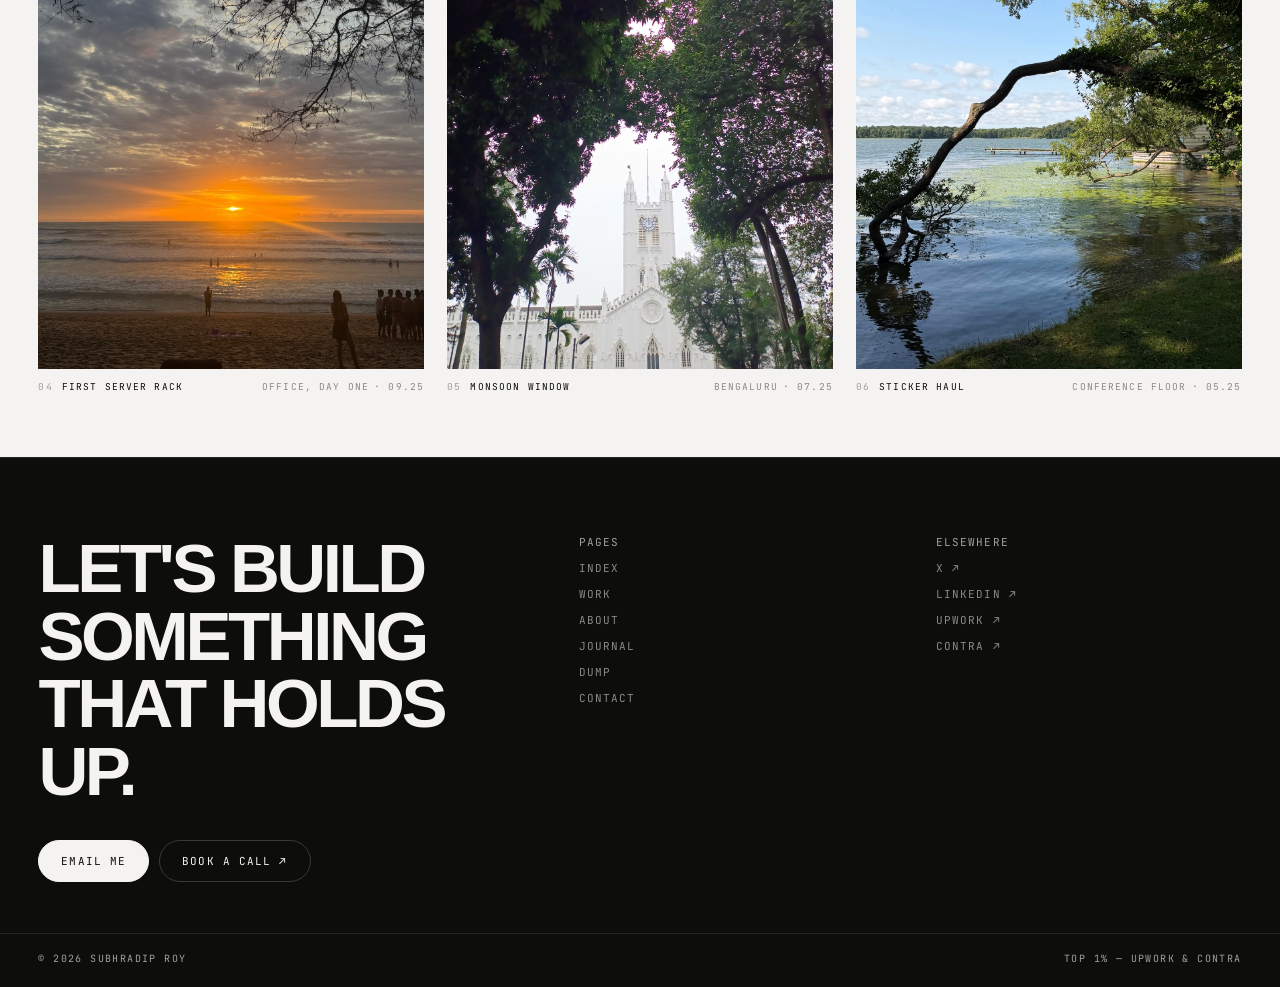
<file: dump.html>
<!DOCTYPE html>
<html lang="en">
<head>
<meta charset="utf-8">
<meta name="viewport" content="width=device-width, initial-scale=1">
<title>Dump — Subhradip Roy</title>
<meta name="description" content="An unsorted album — places, builds and frames I refuse to delete.">
<link rel="preconnect" href="https://fonts.googleapis.com">
<link rel="preconnect" href="https://fonts.gstatic.com" crossorigin>
<link href="https://fonts.googleapis.com/css2?family=Instrument+Serif:ital@0;1&family=JetBrains+Mono:wght@400;500&display=swap" rel="stylesheet">
<link rel="stylesheet" href="css/style.css">
<noscript><style>[data-reveal="scramble"]{visibility:visible}</style></noscript>
<link rel="icon" type="image/png" href="favicon.png">
<link rel="apple-touch-icon" href="favicon.png">
</head>
<body>

<header class="site-header">
  <div class="header-status">
    <span class="status-dot" aria-hidden="true"></span>
    <span class="header-clock" data-clock>00:00:00</span>
    <span class="header-loc">IND — IST</span>
  </div>
  <nav class="site-nav">
    <a href="index.html" data-i18n="Index">Index</a>
    <a href="work/index.html" data-i18n="Work">Work</a>
    <a href="about.html" data-i18n="About">About</a>
    <a href="journal/index.html" data-i18n="Journal">Journal</a>
    <a href="dump.html" aria-current="page" data-i18n="Dump">Dump</a>
    <a href="contact.html" data-i18n="Contact">Contact</a>
  </nav>
  <div class="header-lang">
    <div class="lang-toggle">
      <button type="button" data-lang-btn="en" aria-current="true">EN</button>
      <button type="button" data-lang-btn="de" aria-current="false">DE</button>
    </div>
  </div>
</header>

<main>

  <section class="dump-head">
    <div class="dump-head-row">
      <div>
        <h1 class="h-decode h-xl" data-reveal="scramble" style="margin:0 0 clamp(14px,1.8vw,22px)" data-i18n="Dump">Dump</h1>
        <p class="dump-head-lede" data-i18n="An unsorted album — places, builds and frames I refuse to delete.">An unsorted album — places, builds and frames I refuse to delete.</p>
      </div>
      <div class="dump-head-meta">
        <span data-i18n="06 frames">06 frames</span>
        <span>2019 — Aug 2026</span>
      </div>
    </div>
  </section>

  <section class="dump-row">
    <div class="dump-grid" data-reveal="up">
      <figure class="dump-figure">
        <div class="dump-media"><img src="images/dump/01.png" alt="Somewhere green" loading="lazy"></div>
        <figcaption class="dump-caption">
          <span class="dump-caption-left"><span class="dump-idx">01</span><span class="dump-title" data-i18n="Somewhere green">Somewhere green</span></span>
          <span class="dump-caption-right"><span>Coorg, IN</span><span>· 04.26</span></span>
        </figcaption>
      </figure>
      <figure class="dump-figure">
        <div class="dump-media"><img src="images/dump/02.png" alt="Desk at 3am" loading="lazy"></div>
        <figcaption class="dump-caption">
          <span class="dump-caption-left"><span class="dump-idx">02</span><span class="dump-title" data-i18n="Desk at 3am">Desk at 3am</span></span>
          <span class="dump-caption-right"><span data-i18n="Home studio">Home studio</span><span>· 02.26</span></span>
        </figcaption>
      </figure>
      <figure class="dump-figure">
        <div class="dump-media"><img src="images/dump/03.png" alt="Golden hour" loading="lazy"></div>
        <figcaption class="dump-caption">
          <span class="dump-caption-left"><span class="dump-idx">03</span><span class="dump-title" data-i18n="Golden hour">Golden hour</span></span>
          <span class="dump-caption-right"><span>Bengaluru</span><span>· 01.26</span></span>
        </figcaption>
      </figure>
    </div>
  </section>

  <section class="player-band section-dark" data-surface="dark">
    <div class="player-band-grid">
      <div>
        <div class="player-kicker" data-i18n="On rotation">On rotation</div>
        <p class="player-quote" data-i18n="Grain over sharpness. Ambient records over playlists. The ten quiet minutes before a place wakes up.">Grain over sharpness. Ambient records over playlists. The ten quiet minutes before a place wakes up.</p>
      </div>
      <div class="player-card-wrap">
        <div class="player-card-tilt">
          <!-- Compact sleeve: artwork on top, transport underneath. Sized to
               sit inside the height of the quote beside it, so this band's
               height is set by the type, not by the card. -->
          <div class="player-card" data-player>
            <!-- Plays locally in-page — not embedded from Spotify. Swap the src
                 if the file moves; see IMAGES.md for the audio requirements. -->
            <audio data-player-audio src="images/dump/spotify-audio.mp3" preload="metadata"></audio>
            <div class="player-art">
              <img src="images/dump/spotify-art.png" alt="Album art" loading="lazy">
              <span class="player-eq" aria-hidden="true"><span></span><span></span><span></span></span>
            </div>
            <div class="player-info">
              <div class="player-head">
                <div class="player-titles">
                  <div class="player-track">Vienna</div>
                  <div class="player-artist">Billy Joel</div>
                </div>
                <button type="button" class="player-play" data-player-btn aria-label="Play">▶</button>
              </div>
              <span class="player-scrub" data-player-scrub tabindex="0" role="slider" aria-label="Seek" aria-valuemin="0" aria-valuemax="100" aria-valuenow="0"><span class="player-scrub-fill" data-player-fill></span></span>
              <div class="player-time"><span data-player-time>0:00</span><span data-player-total>0:00</span></div>
            </div>
          </div>
        </div>
      </div>
    </div>
  </section>

  <section class="dump-row" style="border-bottom:0">
    <div class="dump-grid" data-reveal="up">
      <figure class="dump-figure">
        <div class="dump-media"><img src="images/dump/04.png" alt="First server rack" loading="lazy"></div>
        <figcaption class="dump-caption">
          <span class="dump-caption-left"><span class="dump-idx">04</span><span class="dump-title" data-i18n="First server rack">First server rack</span></span>
          <span class="dump-caption-right"><span data-i18n="Office, day one">Office, day one</span><span>· 09.25</span></span>
        </figcaption>
      </figure>
      <figure class="dump-figure">
        <div class="dump-media"><img src="images/dump/05.png" alt="Monsoon window" loading="lazy"></div>
        <figcaption class="dump-caption">
          <span class="dump-caption-left"><span class="dump-idx">05</span><span class="dump-title" data-i18n="Monsoon window">Monsoon window</span></span>
          <span class="dump-caption-right"><span>Bengaluru</span><span>· 07.25</span></span>
        </figcaption>
      </figure>
      <figure class="dump-figure">
        <div class="dump-media"><img src="images/dump/06.png" alt="Sticker haul" loading="lazy"></div>
        <figcaption class="dump-caption">
          <span class="dump-caption-left"><span class="dump-idx">06</span><span class="dump-title" data-i18n="Sticker haul">Sticker haul</span></span>
          <span class="dump-caption-right"><span data-i18n="Conference floor">Conference floor</span><span>· 05.25</span></span>
        </figcaption>
      </figure>
    </div>
  </section>

</main>

<footer class="site-footer is-dark">
  <div class="footer-top">
    <div>
      <h2 class="footer-statement" data-i18n="Let's build something that holds up.">Let's build something that holds up.</h2>
      <div class="btn-row">
        <a class="btn btn-primary-dark" href="mailto:subhrastien@gmail.com" data-i18n="Email me">Email me</a>
        <a class="btn btn-secondary-dark" href="https://calendly.com/subhradip_roy/15-minutes-short-call" target="_blank" rel="noreferrer" data-i18n="Book a call ↗">Book a call ↗</a>
      </div>
    </div>
    <div class="footer-col">
      <span class="footer-col-label" data-i18n="Pages">Pages</span>
      <a href="index.html" data-i18n="Index">Index</a>
      <a href="work/index.html" data-i18n="Work">Work</a>
      <a href="about.html" data-i18n="About">About</a>
      <a href="journal/index.html" data-i18n="Journal">Journal</a>
      <a href="dump.html" data-i18n="Dump">Dump</a>
      <a href="contact.html" data-i18n="Contact">Contact</a>
    </div>
    <div class="footer-col">
      <span class="footer-col-label" data-i18n="Elsewhere">Elsewhere</span>
      <a href="https://x.com/theroyprojects" target="_blank" rel="noreferrer">X ↗</a>
      <a href="https://www.linkedin.com/in/subhradip-roy/" target="_blank" rel="noreferrer">LinkedIn ↗</a>
      <a href="https://www.upwork.com/freelancers/~01828a5ece6eb825db" target="_blank" rel="noreferrer">Upwork ↗</a>
      <a href="https://contra.com/theroyproject" target="_blank" rel="noreferrer">Contra ↗</a>
    </div>
  </div>
  <div class="footer-bottom">
    <span>© 2026 Subhradip Roy</span>
    <span data-i18n="Top 1% — Upwork &amp; Contra">Top 1% — Upwork &amp; Contra</span>
  </div>
</footer>

<script src="js/main.js"></script>
<script src="js/i18n.js"></script>
</body>
</html>
</file>
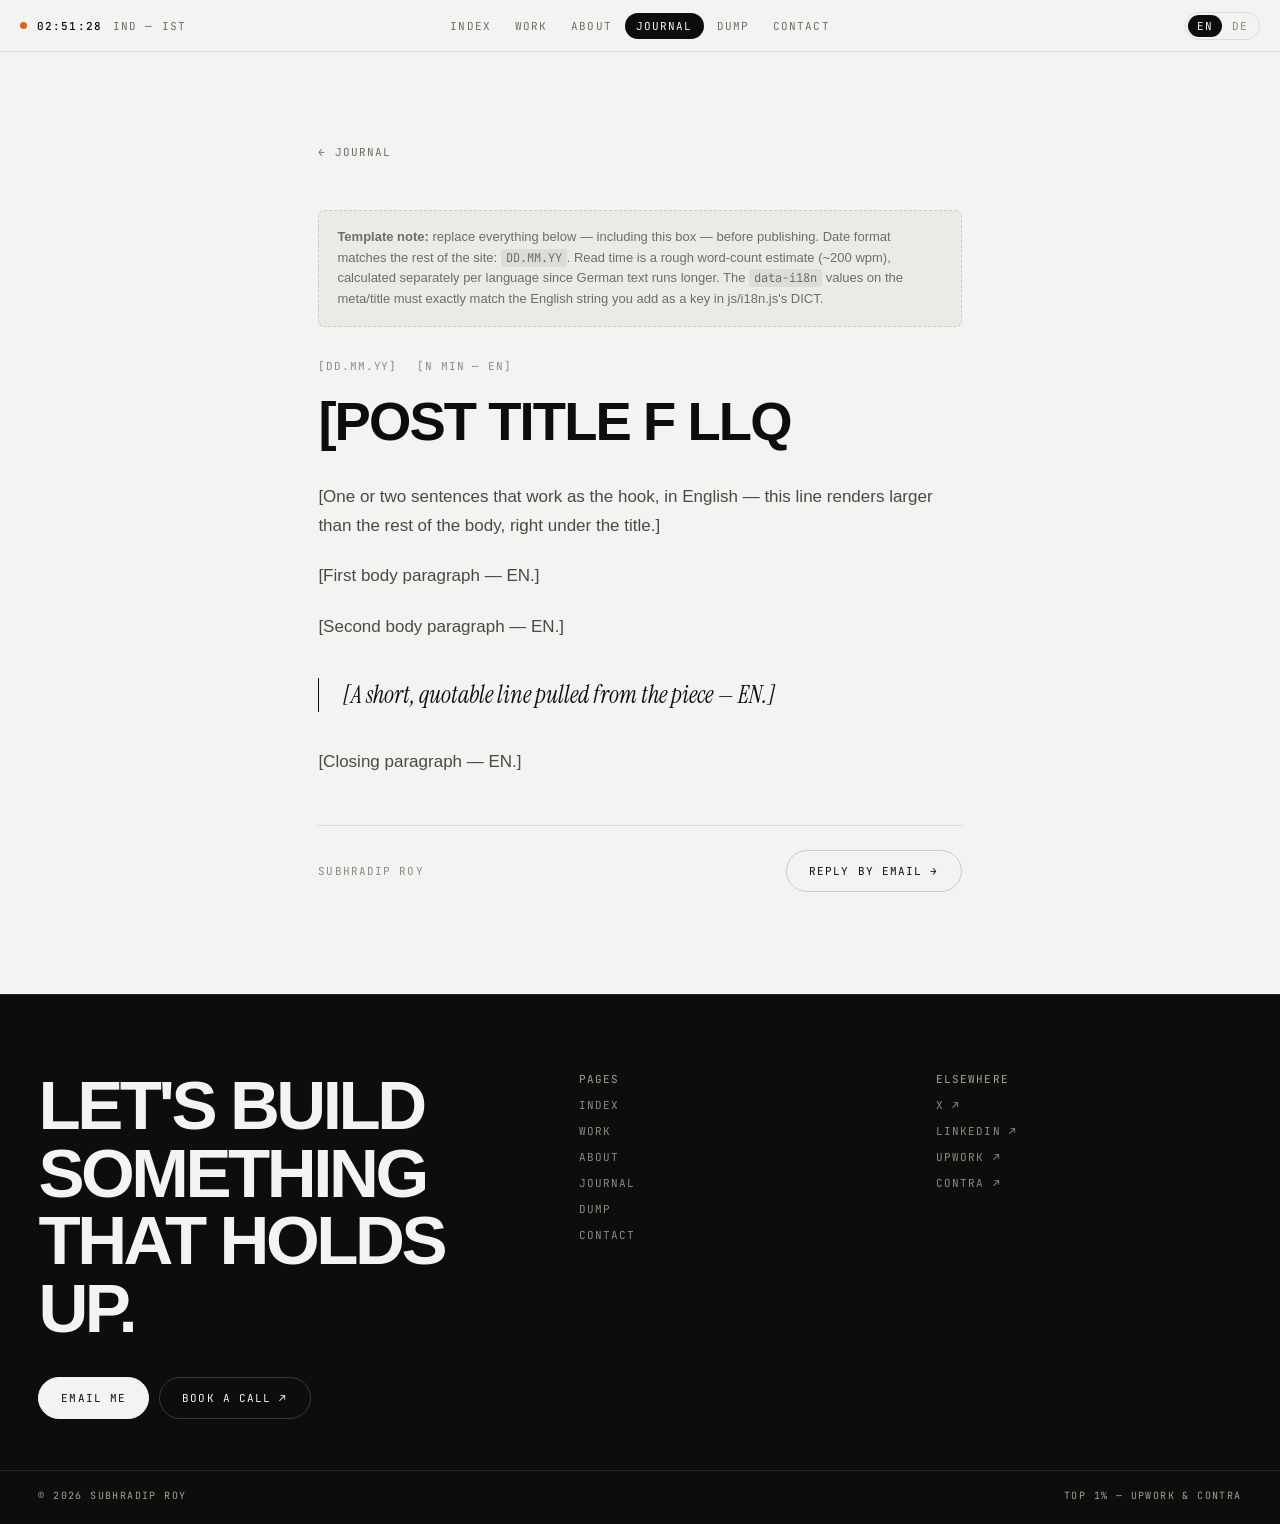
<file: journal/template.html>
<!DOCTYPE html>
<html lang="en">
<head>
<meta charset="utf-8">
<meta name="viewport" content="width=device-width, initial-scale=1">
<title>Post title goes here — Subhradip Roy</title>
<meta name="description" content="One-sentence summary of the post for search results and social previews.">
<link rel="preconnect" href="https://fonts.googleapis.com">
<link rel="preconnect" href="https://fonts.gstatic.com" crossorigin>
<link href="https://fonts.googleapis.com/css2?family=Instrument+Serif:ital@0;1&family=JetBrains+Mono:wght@400;500&display=swap" rel="stylesheet">
<link rel="stylesheet" href="../css/style.css">
<noscript><style>[data-reveal="scramble"]{visibility:visible}</style></noscript>
<link rel="icon" type="image/png" href="../favicon.png">
<link rel="apple-touch-icon" href="../favicon.png">
</head>
<body>
<!--
  JOURNAL POST TEMPLATE — manual fallback only.

  The preferred way to add a post is journal/posts-md/*.md +
  `python3 journal/build.py` — see journal-guide.md in the site root.
  That script generates journal/posts/*.html automatically, in this exact
  bilingual layout, from a plain Markdown file (including wiring the
  EN/DE toggle and the js/i18n.js dictionary entries for you). Reach for
  THIS file only if you want to hand-write a one-off HTML page instead.

  Every post on this site is bilingual — English and German, switchable
  with the header toggle. This template mirrors that: fill in BOTH the
  [EN] and [DE] placeholders below, all the way through.

  How to use (manual path):
  1. Copy this file to journal/posts/YYYY-MM-DD-slug-in-kebab-case.html
     (slug = a short URL-safe version of the ENGLISH title).
  2. Fill in every [BRACKETED] placeholder below — title, date, read
     time, lede, body paragraphs, pull quote — in both languages.
  3. Add this post's title/lede/read-time (English -> German) as a new
     entry inside js/i18n.js's DICT, ABOVE the
     "BUILD:JOURNAL:START" marker (never below it — that section is
     rewritten by journal/build.py and would delete a hand-added entry
     on the next run of the script for a DIFFERENT post).
  4. Add a matching row to the post list in journal/index.html, between
     the BUILD:POSTS:START / BUILD:POSTS:END comments (copy one
     <a class="journal-row"> block, point its href at the new file,
     add data-i18n attributes matching what you put in js/i18n.js).
  5. Delete this comment block and the .template-note box below before
     publishing — they're authoring aids only.

  Note: rerunning journal/build.py will NOT delete a manually-added post
  (it only manages files that came from posts-md/), but it also won't
  translate, list, or maintain it for you going forward — that's on you,
  by hand, every time. Using Markdown is much less error-prone.
-->
<header class="site-header">
  <div class="header-status">
    <span class="status-dot" aria-hidden="true"></span>
    <span class="header-clock" data-clock>00:00:00</span>
    <span class="header-loc">IND — IST</span>
  </div>
  <nav class="site-nav">
    <a href="../index.html" data-i18n="Index">Index</a>
    <a href="../work/index.html" data-i18n="Work">Work</a>
    <a href="../about.html" data-i18n="About">About</a>
    <a href="../journal/index.html" aria-current="page" data-i18n="Journal">Journal</a>
    <a href="../dump.html" data-i18n="Dump">Dump</a>
    <a href="../contact.html" data-i18n="Contact">Contact</a>
  </nav>
  <div class="header-lang">
    <div class="lang-toggle">
      <button type="button" data-lang-btn="en" aria-current="true">EN</button>
      <button type="button" data-lang-btn="de" aria-current="false">DE</button>
    </div>
  </div>
</header>

<main>
  <article class="post-article">
    <a class="back-link" href="../journal/index.html" data-i18n="← Journal">← Journal</a>

    <div class="template-note">
      <strong>Template note:</strong> replace everything below — including
      this box — before publishing. Date format matches the rest of the
      site: <code>DD.MM.YY</code>. Read time is a rough word-count
      estimate (~200 wpm), calculated separately per language since
      German text runs longer. The <code>data-i18n</code> values on the
      meta/title must exactly match the English string you add as a key
      in js/i18n.js's DICT.
    </div>

    <div class="post-meta-row"><span>[DD.MM.YY]</span><span data-i18n="[N min — EN]">[N min — EN]</span></div>
    <h1 class="h-decode h-post" data-reveal="scramble" data-i18n="[Post title — EN]">[Post title — EN]</h1>

    <div data-lang-block="en">
      <p class="post-lede">[One or two sentences that work as the hook, in English — this line renders larger than the rest of the body, right under the title.]</p>
      <p>[First body paragraph — EN.]</p>
      <p>[Second body paragraph — EN.]</p>
      <blockquote class="post-quote">[A short, quotable line pulled from the piece — EN.]</blockquote>
      <p>[Closing paragraph — EN.]</p>
    </div>
    <div data-lang-block="de">
      <p class="post-lede">[Die deutsche Version des Hook-Satzes.]</p>
      <p>[Erster Absatz — DE.]</p>
      <p>[Zweiter Absatz — DE.]</p>
      <blockquote class="post-quote">[Ein kurzes, zitierbares Zitat — DE.]</blockquote>
      <p>[Schlussabsatz — DE.]</p>
    </div>

    <div class="post-footer">
      <span class="post-byline">Subhradip Roy</span>
      <a class="btn btn-secondary" href="mailto:subhrastien@gmail.com" data-i18n="Reply by email →">Reply by email →</a>
    </div>
  </article>
</main>

<footer class="site-footer is-dark">
  <div class="footer-top">
    <div>
      <h2 class="footer-statement" data-i18n="Let's build something that holds up.">Let's build something that holds up.</h2>
      <div class="btn-row">
        <a class="btn btn-primary-dark" href="mailto:subhrastien@gmail.com" data-i18n="Email me">Email me</a>
        <a class="btn btn-secondary-dark" href="https://calendly.com/subhradip_roy/15-minutes-short-call" target="_blank" rel="noreferrer" data-i18n="Book a call ↗">Book a call ↗</a>
      </div>
    </div>
    <div class="footer-col">
      <span class="footer-col-label" data-i18n="Pages">Pages</span>
      <a href="../index.html" data-i18n="Index">Index</a>
      <a href="../work/index.html" data-i18n="Work">Work</a>
      <a href="../about.html" data-i18n="About">About</a>
      <a href="../journal/index.html" data-i18n="Journal">Journal</a>
      <a href="../dump.html" data-i18n="Dump">Dump</a>
      <a href="../contact.html" data-i18n="Contact">Contact</a>
    </div>
    <div class="footer-col">
      <span class="footer-col-label" data-i18n="Elsewhere">Elsewhere</span>
      <a href="https://x.com/theroyprojects" target="_blank" rel="noreferrer">X ↗</a>
      <a href="https://www.linkedin.com/in/subhradip-roy/" target="_blank" rel="noreferrer">LinkedIn ↗</a>
      <a href="https://www.upwork.com/freelancers/~01828a5ece6eb825db" target="_blank" rel="noreferrer">Upwork ↗</a>
      <a href="https://contra.com/theroyproject" target="_blank" rel="noreferrer">Contra ↗</a>
    </div>
  </div>
  <div class="footer-bottom">
    <span>© 2026 Subhradip Roy</span>
    <span data-i18n="Top 1% — Upwork &amp; Contra">Top 1% — Upwork &amp; Contra</span>
  </div>
</footer>

<script src="../js/main.js"></script>
<script src="../js/i18n.js"></script>
</body>
</html>
</file>
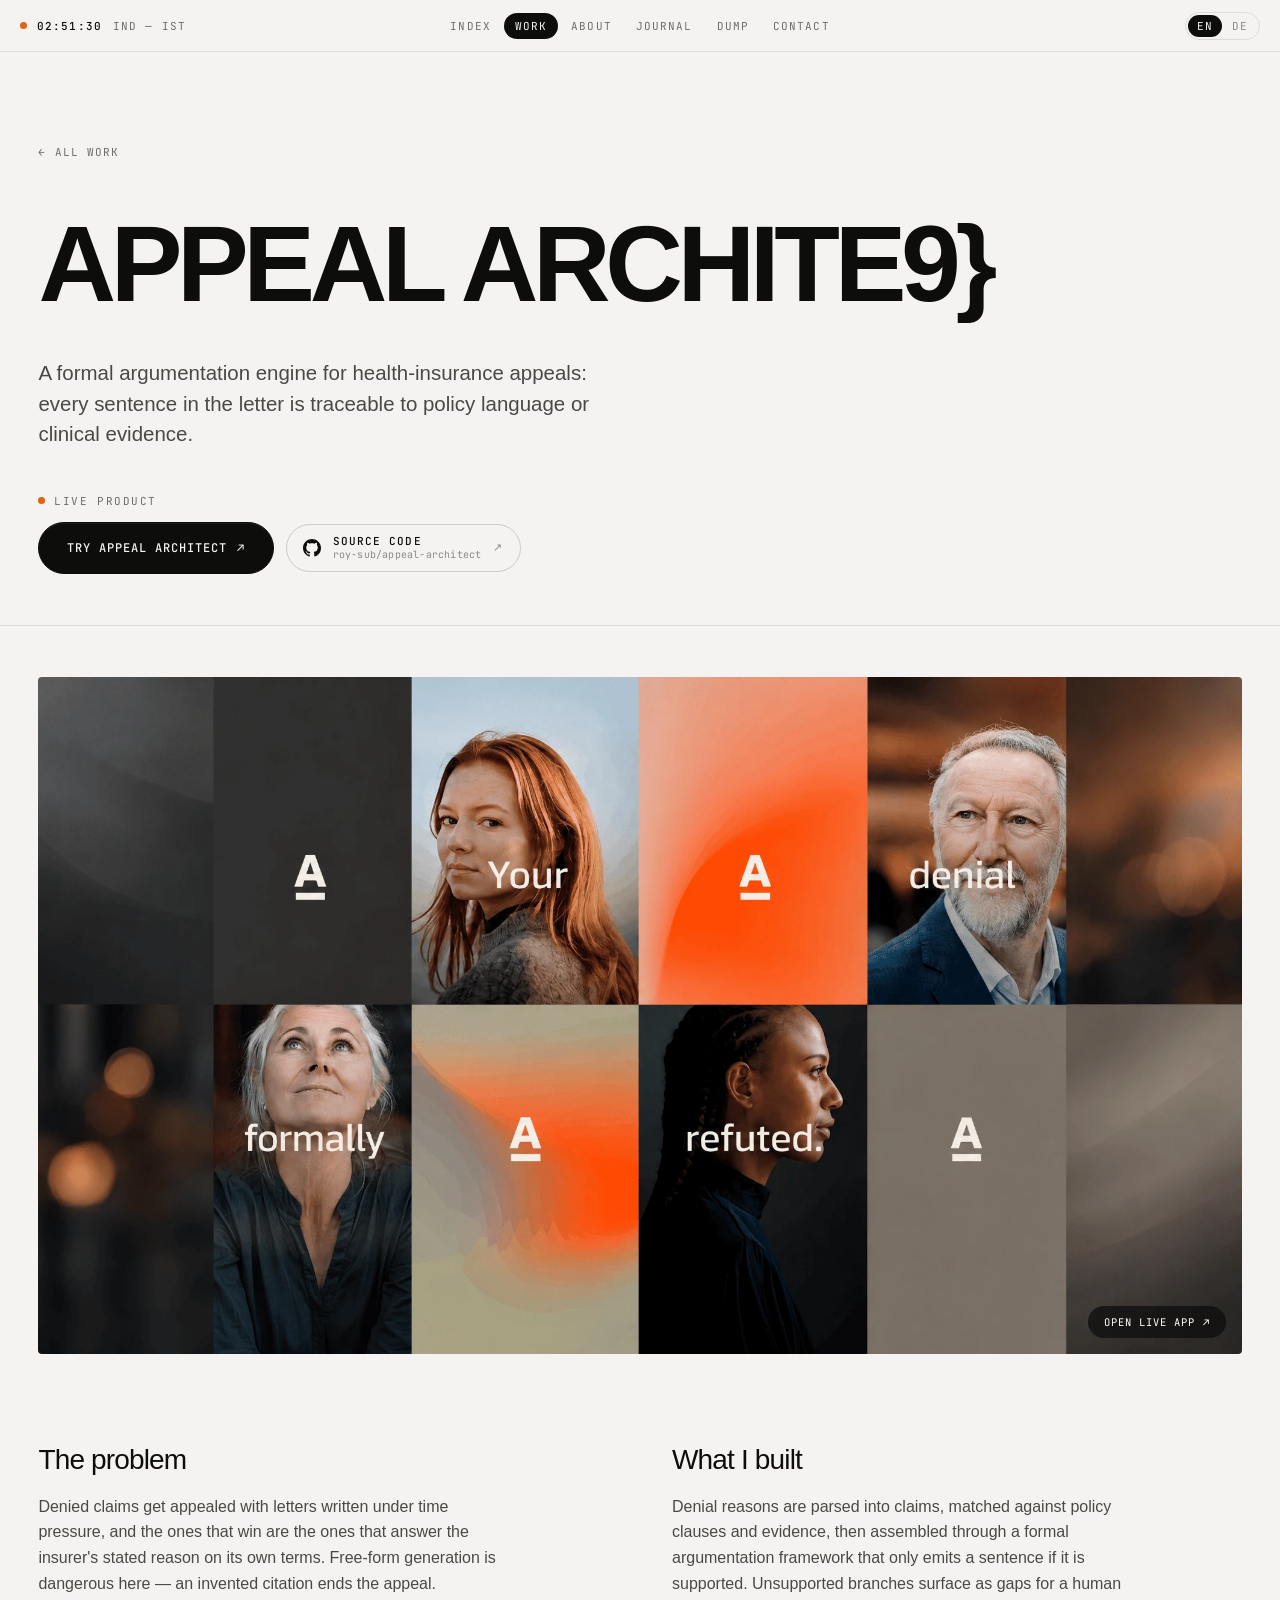
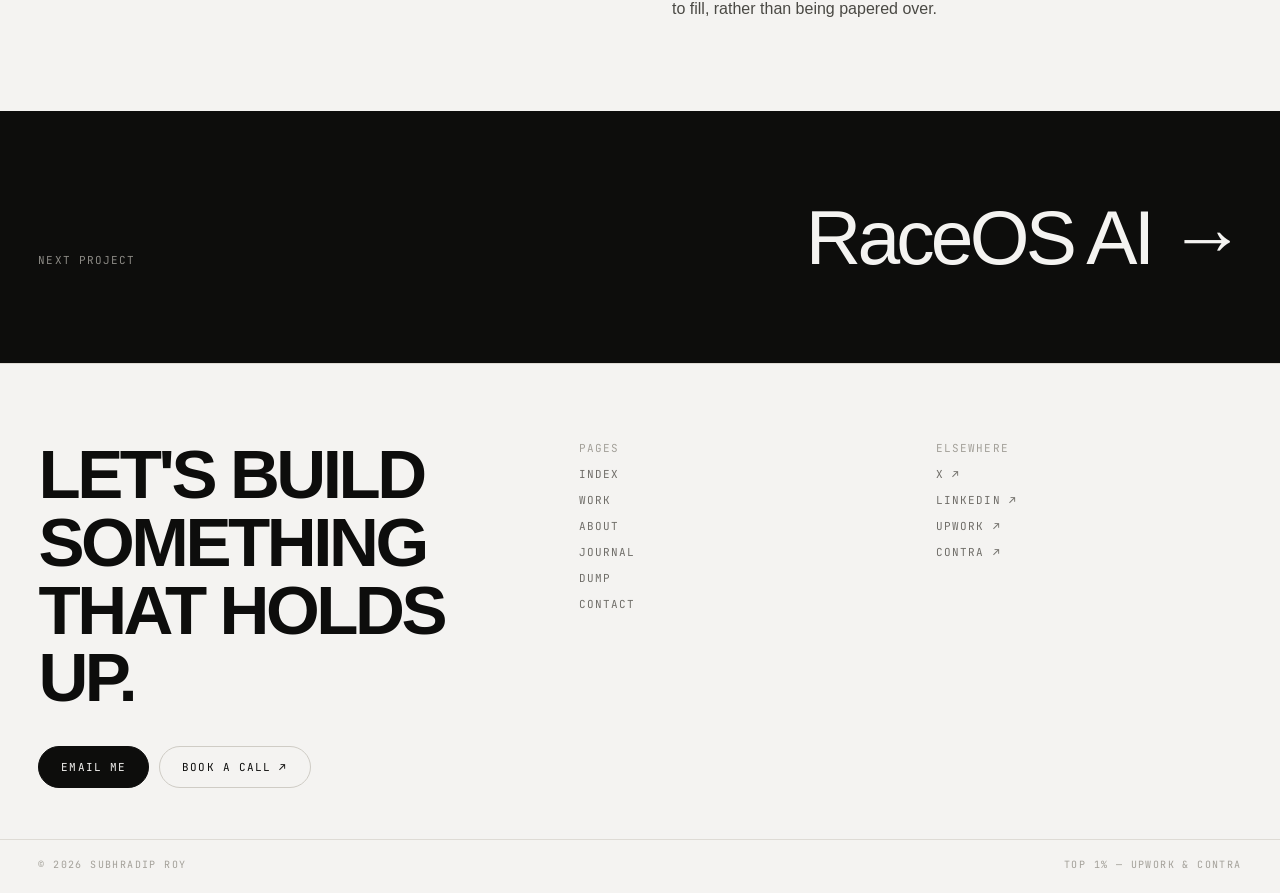
<file: work/appeal.html>
<!DOCTYPE html>
<html lang="en">
<head>
<meta charset="utf-8">
<meta name="viewport" content="width=device-width, initial-scale=1">
<title>Appeal Architect — Subhradip Roy</title>
<meta name="description" content="A formal argumentation engine for health-insurance appeals: every sentence in the letter is traceable to policy language or clinical evidence.">
<link rel="preconnect" href="https://fonts.googleapis.com">
<link rel="preconnect" href="https://fonts.gstatic.com" crossorigin>
<link href="https://fonts.googleapis.com/css2?family=Instrument+Serif:ital@0;1&family=JetBrains+Mono:wght@400;500&display=swap" rel="stylesheet">
<link rel="stylesheet" href="../css/style.css">
<noscript><style>[data-reveal="scramble"]{visibility:visible}</style></noscript>
<link rel="icon" type="image/png" href="../favicon.png">
<link rel="apple-touch-icon" href="../favicon.png">
</head>
<body>

<header class="site-header">
  <div class="header-status">
    <span class="status-dot" aria-hidden="true"></span>
    <span class="header-clock" data-clock>00:00:00</span>
    <span class="header-loc">IND — IST</span>
  </div>
  <nav class="site-nav">
    <a href="../index.html" data-i18n="Index">Index</a>
    <a href="index.html" aria-current="page" data-i18n="Work">Work</a>
    <a href="../about.html" data-i18n="About">About</a>
    <a href="../journal/index.html" data-i18n="Journal">Journal</a>
    <a href="../dump.html" data-i18n="Dump">Dump</a>
    <a href="../contact.html" data-i18n="Contact">Contact</a>
  </nav>
  <div class="header-lang">
    <div class="lang-toggle">
      <button type="button" data-lang-btn="en" aria-current="true">EN</button>
      <button type="button" data-lang-btn="de" aria-current="false">DE</button>
    </div>
  </div>
</header>

<main>

  <section class="project-hero">
    <a class="back-link" href="index.html" data-i18n="← All work">← All work</a>
    <h1 class="h-decode" style="font-size:clamp(2.2rem,8.4vw,7.4rem)" data-reveal="scramble">Appeal Architect</h1>
    <p class="project-lede" data-reveal="up" style="transition-delay:.25s" data-i18n="A formal argumentation engine for health-insurance appeals: every sentence in the letter is traceable to policy language or clinical evidence.">A formal argumentation engine for health-insurance appeals: every sentence in the letter is traceable to policy language or clinical evidence.</p>
    <div class="project-cta" data-reveal="up" style="transition-delay:.4s">
      <span class="project-cta-kicker"><span class="status-dot" aria-hidden="true"></span><span data-i18n="Live product">Live product</span></span>
      <!-- Launch and source sit on one row: the filled pill is still the
           primary action, the outline pill beside it is the same weight of
           gesture one step quieter. -->
      <div class="project-cta-row">
        <a class="btn-launch" href="https://appeal-architect.com/" target="_blank" rel="noreferrer"><span data-i18n="Try Appeal Architect">Try Appeal Architect</span> <span class="arrow">↗</span></a>
        <a class="repo-link" href="https://github.com/roy-sub/appeal-architect" target="_blank" rel="noreferrer" aria-label="Appeal Architect source code on GitHub">
          <svg class="repo-link-mark" viewBox="0 0 16 16" aria-hidden="true" focusable="false"><path fill="currentColor" d="M8 0C3.58 0 0 3.58 0 8c0 3.54 2.29 6.53 5.47 7.59.4.07.55-.17.55-.38 0-.19-.01-.82-.01-1.49-2.01.37-2.53-.49-2.69-.94-.09-.23-.48-.94-.82-1.13-.28-.15-.68-.52-.01-.53.63-.01 1.08.58 1.23.82.72 1.21 1.87.87 2.33.66.07-.52.28-.87.51-1.07-1.78-.2-3.64-.89-3.64-3.95 0-.87.31-1.59.82-2.15-.08-.2-.36-1.02.08-2.12 0 0 .67-.21 2.2.82.64-.18 1.32-.27 2-.27s1.36.09 2 .27c1.53-1.04 2.2-.82 2.2-.82.44 1.1.16 1.92.08 2.12.51.56.82 1.27.82 2.15 0 3.07-1.87 3.75-3.65 3.95.29.25.54.73.54 1.48 0 1.07-.01 1.93-.01 2.2 0 .21.15.46.55.38A8.012 8.012 0 0 0 16 8c0-4.42-3.58-8-8-8Z"/></svg>
          <span class="repo-link-text">
            <span class="repo-link-name" data-i18n="Source code">Source code</span>
            <span class="repo-link-path">roy-sub/appeal-architect</span>
          </span>
          <span class="arrow" aria-hidden="true">↗</span>
        </a>
      </div>
    </div>
  </section>

  <section class="project-hero-media">
    <a href="https://appeal-architect.com/" target="_blank" rel="noreferrer">
      <img src="../images/work/appeal/hero.png" alt="Appeal Architect — product screenshot" loading="lazy">
      <span class="project-hero-chip" data-i18n="Open live app ↗">Open live app ↗</span>
    </a>
  </section>

  <section class="project-body">
    <div>
      <h2 data-i18n="The problem">The problem</h2>
      <p data-i18n="Denied claims get appealed with letters written under time pressure, and the ones that win are the ones that answer the insurer's stated reason on its own terms. Free-form generation is dangerous here — an invented citation ends the appeal.">Denied claims get appealed with letters written under time pressure, and the ones that win are the ones that answer the insurer's stated reason on its own terms. Free-form generation is dangerous here — an invented citation ends the appeal.</p>
    </div>
    <div>
      <h2 data-i18n="What I built">What I built</h2>
      <p data-i18n="Denial reasons are parsed into claims, matched against policy clauses and evidence, then assembled through a formal argumentation framework that only emits a sentence if it is supported. Unsupported branches surface as gaps for a human to fill, rather than being papered over.">Denial reasons are parsed into claims, matched against policy clauses and evidence, then assembled through a formal argumentation framework that only emits a sentence if it is supported. Unsupported branches surface as gaps for a human to fill, rather than being papered over.</p>
    </div>
  </section>

  <a class="project-next" href="raceos.html">
    <span class="project-next-label" data-i18n="Next project">Next project</span>
    <span class="project-next-title">RaceOS AI →</span>
  </a>

</main>

<footer class="site-footer">
  <div class="footer-top">
    <div>
      <h2 class="footer-statement" data-i18n="Let's build something that holds up.">Let's build something that holds up.</h2>
      <div class="btn-row">
        <a class="btn btn-primary" href="mailto:subhrastien@gmail.com" data-i18n="Email me">Email me</a>
        <a class="btn btn-secondary" href="https://calendly.com/subhradip_roy/15-minutes-short-call" target="_blank" rel="noreferrer" data-i18n="Book a call ↗">Book a call ↗</a>
      </div>
    </div>
    <div class="footer-col">
      <span class="footer-col-label" data-i18n="Pages">Pages</span>
      <a href="../index.html" data-i18n="Index">Index</a>
      <a href="index.html" data-i18n="Work">Work</a>
      <a href="../about.html" data-i18n="About">About</a>
      <a href="../journal/index.html" data-i18n="Journal">Journal</a>
      <a href="../dump.html" data-i18n="Dump">Dump</a>
      <a href="../contact.html" data-i18n="Contact">Contact</a>
    </div>
    <div class="footer-col">
      <span class="footer-col-label" data-i18n="Elsewhere">Elsewhere</span>
      <a href="https://x.com/theroyprojects" target="_blank" rel="noreferrer">X ↗</a>
      <a href="https://www.linkedin.com/in/subhradip-roy/" target="_blank" rel="noreferrer">LinkedIn ↗</a>
      <a href="https://www.upwork.com/freelancers/~01828a5ece6eb825db" target="_blank" rel="noreferrer">Upwork ↗</a>
      <a href="https://contra.com/theroyproject" target="_blank" rel="noreferrer">Contra ↗</a>
    </div>
  </div>
  <div class="footer-bottom">
    <span>© 2026 Subhradip Roy</span>
    <span data-i18n="Top 1% — Upwork &amp; Contra">Top 1% — Upwork &amp; Contra</span>
  </div>
</footer>

<script src="../js/main.js"></script>
<script src="../js/i18n.js"></script>
</body>
</html>
</file>
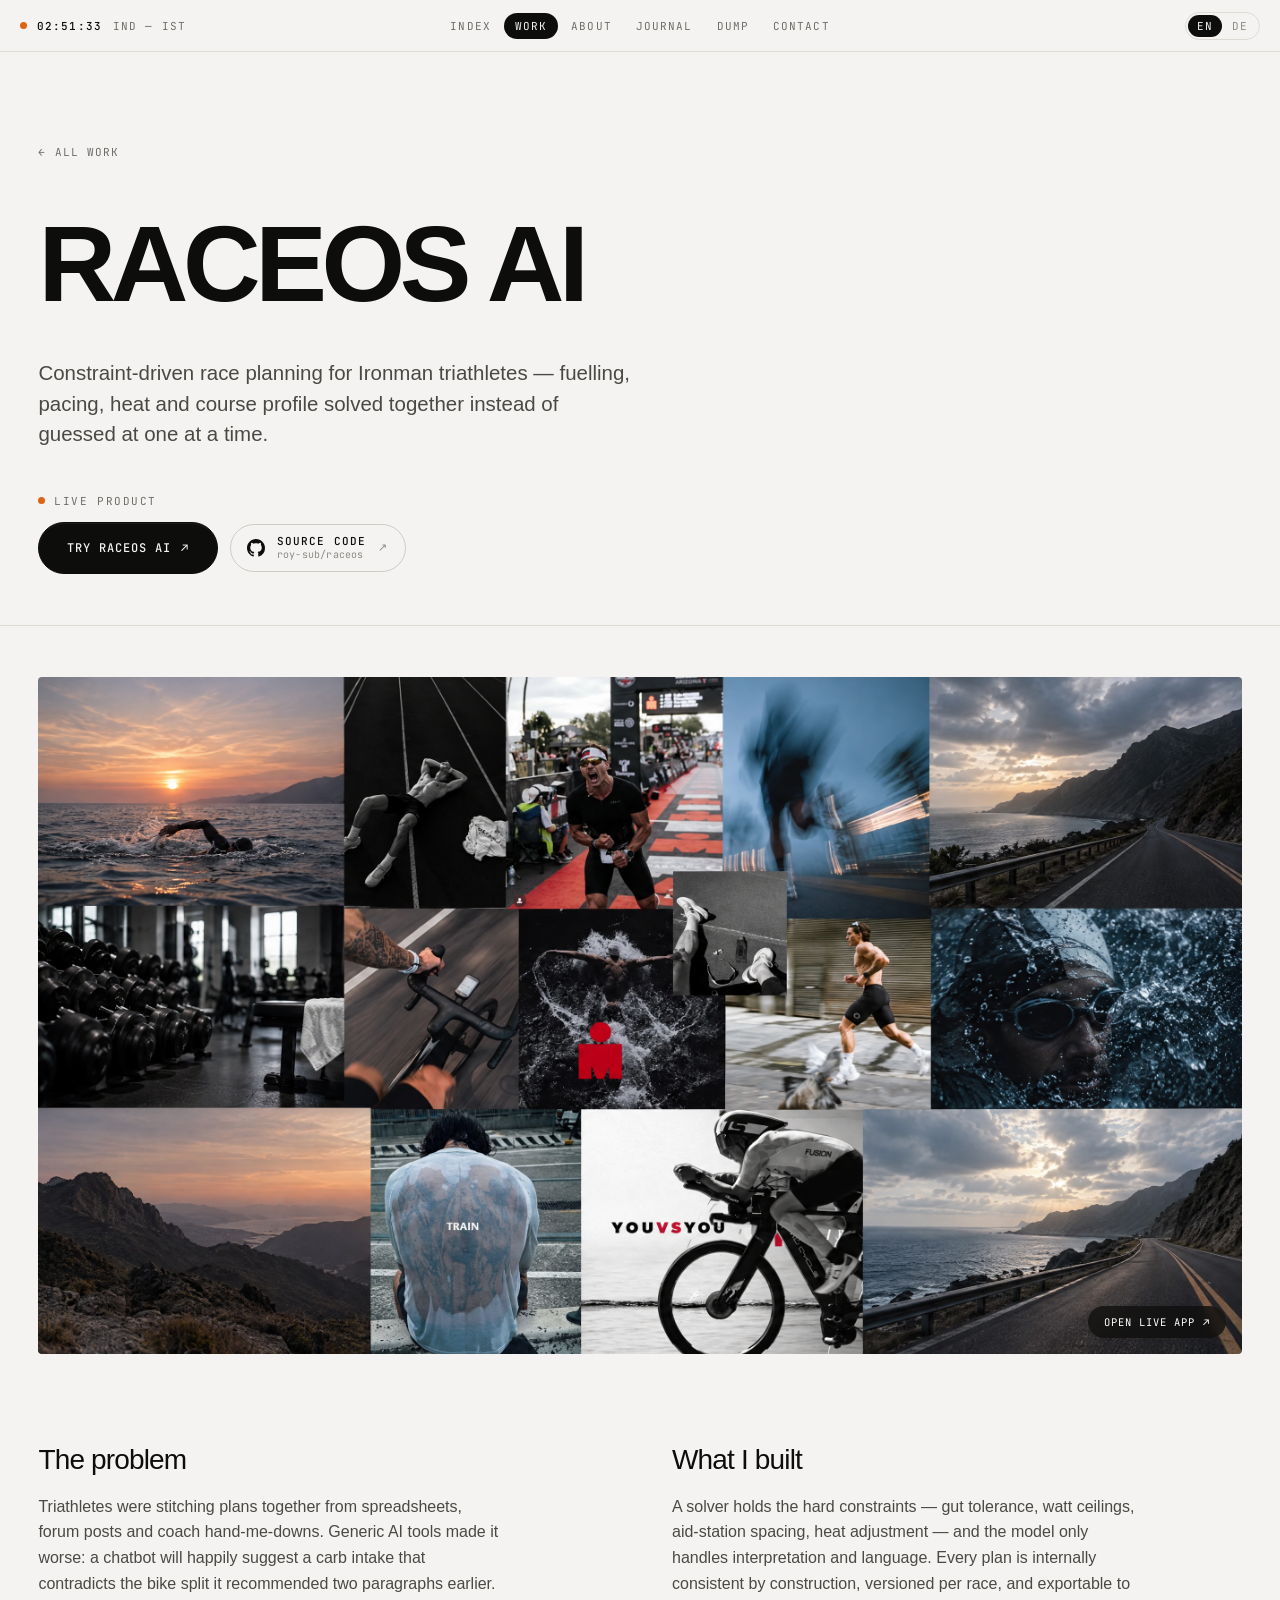
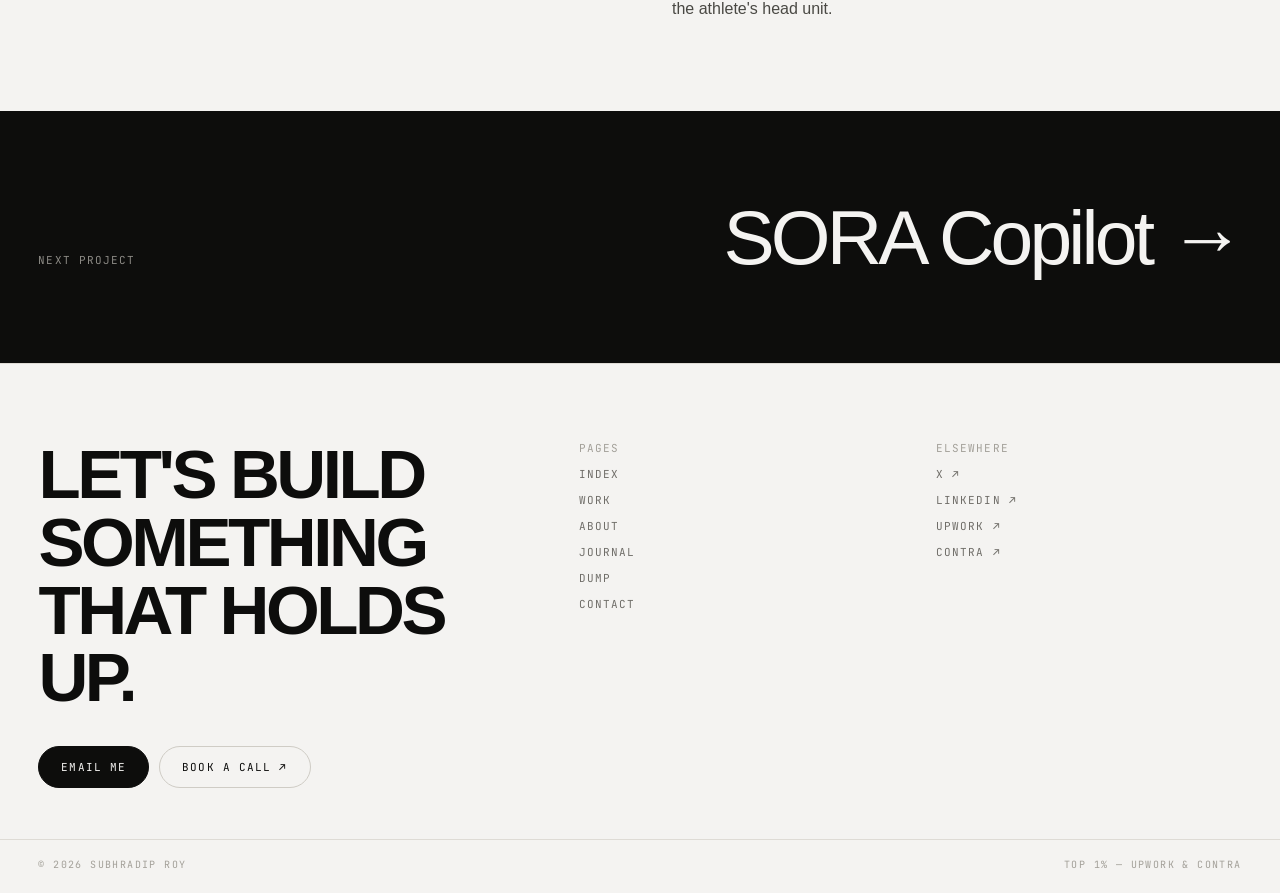
<file: work/raceos.html>
<!DOCTYPE html>
<html lang="en">
<head>
<meta charset="utf-8">
<meta name="viewport" content="width=device-width, initial-scale=1">
<title>RaceOS AI — Subhradip Roy</title>
<meta name="description" content="Constraint-driven race planning for Ironman triathletes — fuelling, pacing, heat and course profile solved together instead of guessed at one at a time.">
<link rel="preconnect" href="https://fonts.googleapis.com">
<link rel="preconnect" href="https://fonts.gstatic.com" crossorigin>
<link href="https://fonts.googleapis.com/css2?family=Instrument+Serif:ital@0;1&family=JetBrains+Mono:wght@400;500&display=swap" rel="stylesheet">
<link rel="stylesheet" href="../css/style.css">
<noscript><style>[data-reveal="scramble"]{visibility:visible}</style></noscript>
<link rel="icon" type="image/png" href="../favicon.png">
<link rel="apple-touch-icon" href="../favicon.png">
</head>
<body>

<header class="site-header">
  <div class="header-status">
    <span class="status-dot" aria-hidden="true"></span>
    <span class="header-clock" data-clock>00:00:00</span>
    <span class="header-loc">IND — IST</span>
  </div>
  <nav class="site-nav">
    <a href="../index.html" data-i18n="Index">Index</a>
    <a href="index.html" aria-current="page" data-i18n="Work">Work</a>
    <a href="../about.html" data-i18n="About">About</a>
    <a href="../journal/index.html" data-i18n="Journal">Journal</a>
    <a href="../dump.html" data-i18n="Dump">Dump</a>
    <a href="../contact.html" data-i18n="Contact">Contact</a>
  </nav>
  <div class="header-lang">
    <div class="lang-toggle">
      <button type="button" data-lang-btn="en" aria-current="true">EN</button>
      <button type="button" data-lang-btn="de" aria-current="false">DE</button>
    </div>
  </div>
</header>

<main>

  <section class="project-hero">
    <a class="back-link" href="index.html" data-i18n="← All work">← All work</a>
    <h1 class="h-decode" style="font-size:clamp(2.2rem,8.4vw,7.4rem)" data-reveal="scramble">RaceOS AI</h1>
    <p class="project-lede" data-reveal="up" style="transition-delay:.25s" data-i18n="Constraint-driven race planning for Ironman triathletes — fuelling, pacing, heat and course profile solved together instead of guessed at one at a time.">Constraint-driven race planning for Ironman triathletes — fuelling, pacing, heat and course profile solved together instead of guessed at one at a time.</p>
    <div class="project-cta" data-reveal="up" style="transition-delay:.4s">
      <span class="project-cta-kicker"><span class="status-dot" aria-hidden="true"></span><span data-i18n="Live product">Live product</span></span>
      <!-- Launch and source sit on one row: the filled pill is still the
           primary action, the outline pill beside it is the same weight of
           gesture one step quieter. -->
      <div class="project-cta-row">
        <a class="btn-launch" href="https://raceosapp.com/" target="_blank" rel="noreferrer"><span data-i18n="Try RaceOS AI">Try RaceOS AI</span> <span class="arrow">↗</span></a>
        <a class="repo-link" href="https://github.com/roy-sub/raceos" target="_blank" rel="noreferrer" aria-label="RaceOS AI source code on GitHub">
          <svg class="repo-link-mark" viewBox="0 0 16 16" aria-hidden="true" focusable="false"><path fill="currentColor" d="M8 0C3.58 0 0 3.58 0 8c0 3.54 2.29 6.53 5.47 7.59.4.07.55-.17.55-.38 0-.19-.01-.82-.01-1.49-2.01.37-2.53-.49-2.69-.94-.09-.23-.48-.94-.82-1.13-.28-.15-.68-.52-.01-.53.63-.01 1.08.58 1.23.82.72 1.21 1.87.87 2.33.66.07-.52.28-.87.51-1.07-1.78-.2-3.64-.89-3.64-3.95 0-.87.31-1.59.82-2.15-.08-.2-.36-1.02.08-2.12 0 0 .67-.21 2.2.82.64-.18 1.32-.27 2-.27s1.36.09 2 .27c1.53-1.04 2.2-.82 2.2-.82.44 1.1.16 1.92.08 2.12.51.56.82 1.27.82 2.15 0 3.07-1.87 3.75-3.65 3.95.29.25.54.73.54 1.48 0 1.07-.01 1.93-.01 2.2 0 .21.15.46.55.38A8.012 8.012 0 0 0 16 8c0-4.42-3.58-8-8-8Z"/></svg>
          <span class="repo-link-text">
            <span class="repo-link-name" data-i18n="Source code">Source code</span>
            <span class="repo-link-path">roy-sub/raceos</span>
          </span>
          <span class="arrow" aria-hidden="true">↗</span>
        </a>
      </div>
    </div>
  </section>

  <section class="project-hero-media">
    <a href="https://raceosapp.com/" target="_blank" rel="noreferrer">
      <img src="../images/work/raceos/hero.png" alt="RaceOS AI — product screenshot" loading="lazy">
      <span class="project-hero-chip" data-i18n="Open live app ↗">Open live app ↗</span>
    </a>
  </section>

  <section class="project-body">
    <div>
      <h2 data-i18n="The problem">The problem</h2>
      <p data-i18n="Triathletes were stitching plans together from spreadsheets, forum posts and coach hand-me-downs. Generic AI tools made it worse: a chatbot will happily suggest a carb intake that contradicts the bike split it recommended two paragraphs earlier.">Triathletes were stitching plans together from spreadsheets, forum posts and coach hand-me-downs. Generic AI tools made it worse: a chatbot will happily suggest a carb intake that contradicts the bike split it recommended two paragraphs earlier.</p>
    </div>
    <div>
      <h2 data-i18n="What I built">What I built</h2>
      <p data-i18n="A solver holds the hard constraints — gut tolerance, watt ceilings, aid-station spacing, heat adjustment — and the model only handles interpretation and language. Every plan is internally consistent by construction, versioned per race, and exportable to the athlete's head unit.">A solver holds the hard constraints — gut tolerance, watt ceilings, aid-station spacing, heat adjustment — and the model only handles interpretation and language. Every plan is internally consistent by construction, versioned per race, and exportable to the athlete's head unit.</p>
    </div>
  </section>

  <a class="project-next" href="sora.html">
    <span class="project-next-label" data-i18n="Next project">Next project</span>
    <span class="project-next-title">SORA Copilot →</span>
  </a>

</main>

<footer class="site-footer">
  <div class="footer-top">
    <div>
      <h2 class="footer-statement" data-i18n="Let's build something that holds up.">Let's build something that holds up.</h2>
      <div class="btn-row">
        <a class="btn btn-primary" href="mailto:subhrastien@gmail.com" data-i18n="Email me">Email me</a>
        <a class="btn btn-secondary" href="https://calendly.com/subhradip_roy/15-minutes-short-call" target="_blank" rel="noreferrer" data-i18n="Book a call ↗">Book a call ↗</a>
      </div>
    </div>
    <div class="footer-col">
      <span class="footer-col-label" data-i18n="Pages">Pages</span>
      <a href="../index.html" data-i18n="Index">Index</a>
      <a href="index.html" data-i18n="Work">Work</a>
      <a href="../about.html" data-i18n="About">About</a>
      <a href="../journal/index.html" data-i18n="Journal">Journal</a>
      <a href="../dump.html" data-i18n="Dump">Dump</a>
      <a href="../contact.html" data-i18n="Contact">Contact</a>
    </div>
    <div class="footer-col">
      <span class="footer-col-label" data-i18n="Elsewhere">Elsewhere</span>
      <a href="https://x.com/theroyprojects" target="_blank" rel="noreferrer">X ↗</a>
      <a href="https://www.linkedin.com/in/subhradip-roy/" target="_blank" rel="noreferrer">LinkedIn ↗</a>
      <a href="https://www.upwork.com/freelancers/~01828a5ece6eb825db" target="_blank" rel="noreferrer">Upwork ↗</a>
      <a href="https://contra.com/theroyproject" target="_blank" rel="noreferrer">Contra ↗</a>
    </div>
  </div>
  <div class="footer-bottom">
    <span>© 2026 Subhradip Roy</span>
    <span data-i18n="Top 1% — Upwork &amp; Contra">Top 1% — Upwork &amp; Contra</span>
  </div>
</footer>

<script src="../js/main.js"></script>
<script src="../js/i18n.js"></script>
</body>
</html>
</file>
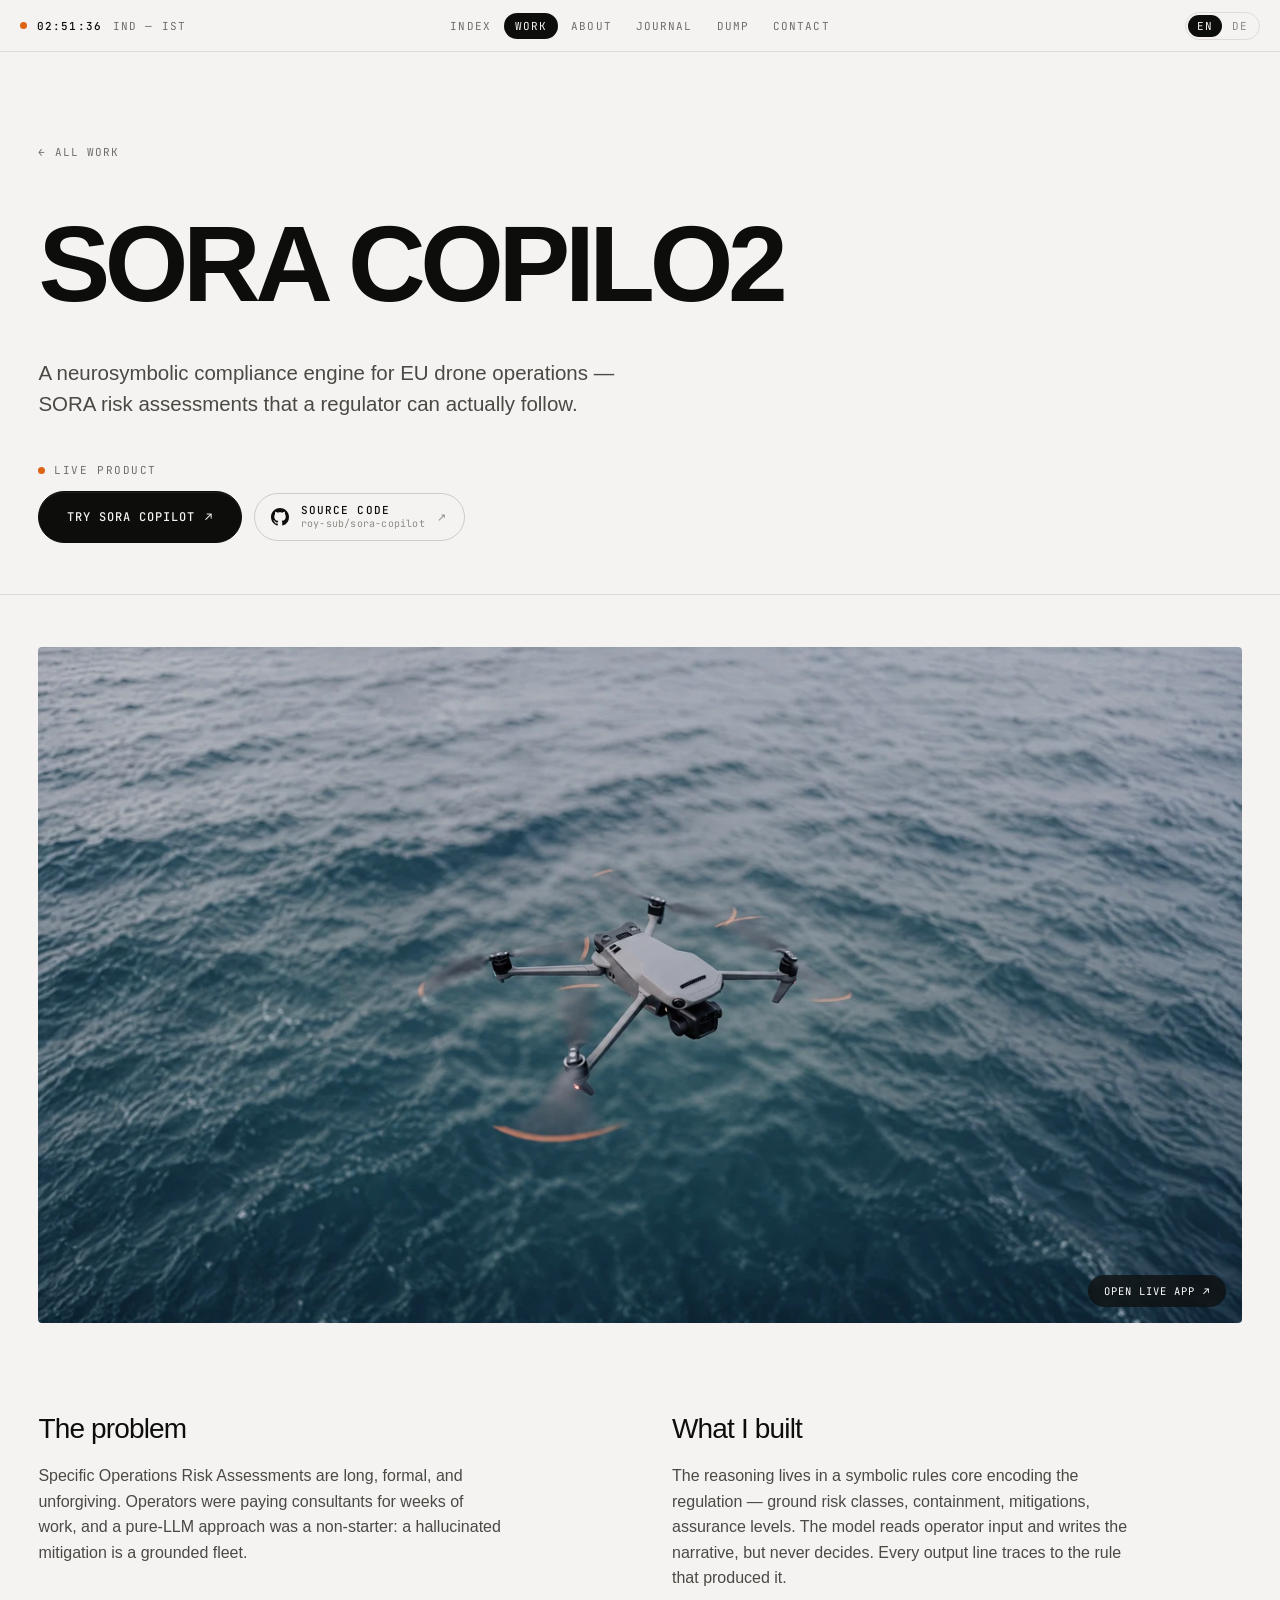
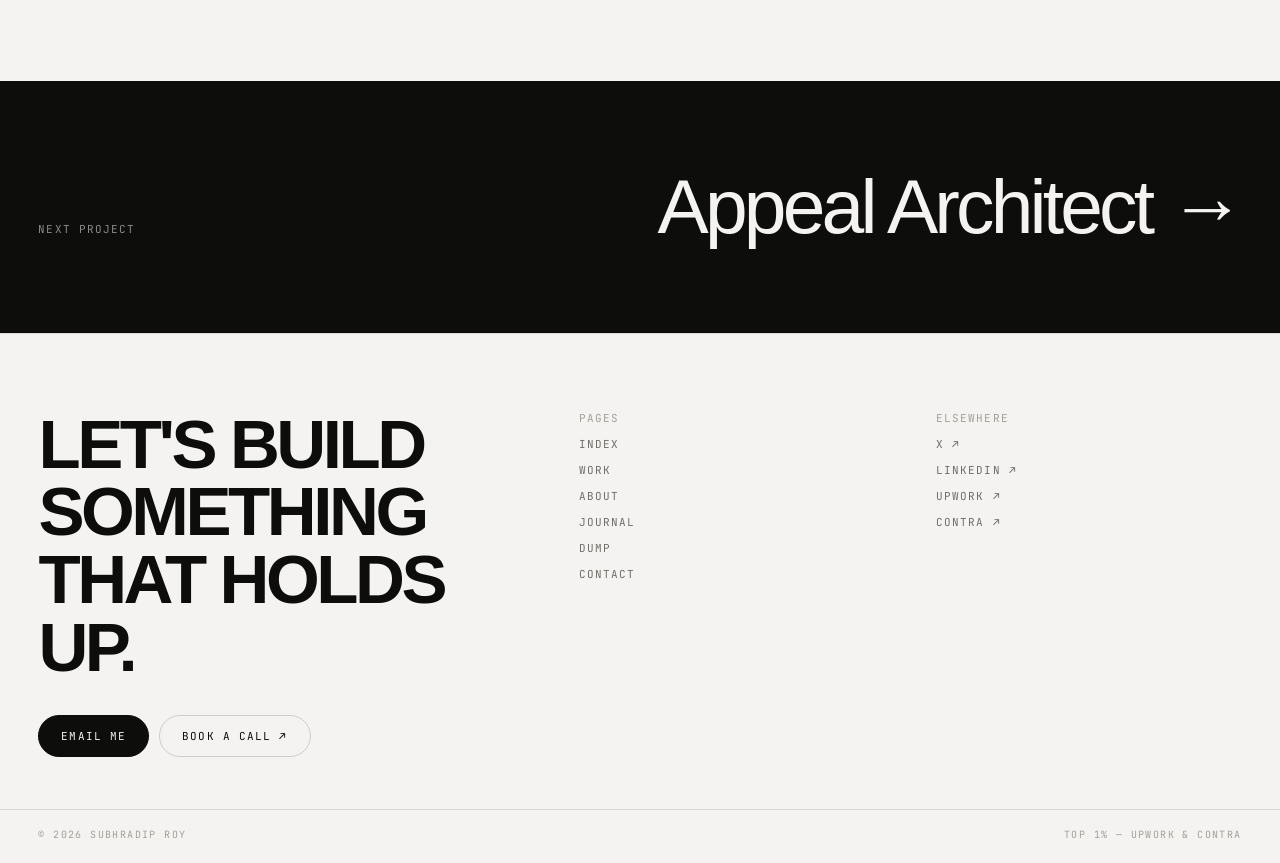
<file: work/sora.html>
<!DOCTYPE html>
<html lang="en">
<head>
<meta charset="utf-8">
<meta name="viewport" content="width=device-width, initial-scale=1">
<title>SORA Copilot — Subhradip Roy</title>
<meta name="description" content="A neurosymbolic compliance engine for EU drone operations — SORA risk assessments that a regulator can actually follow.">
<link rel="preconnect" href="https://fonts.googleapis.com">
<link rel="preconnect" href="https://fonts.gstatic.com" crossorigin>
<link href="https://fonts.googleapis.com/css2?family=Instrument+Serif:ital@0;1&family=JetBrains+Mono:wght@400;500&display=swap" rel="stylesheet">
<link rel="stylesheet" href="../css/style.css">
<noscript><style>[data-reveal="scramble"]{visibility:visible}</style></noscript>
<link rel="icon" type="image/png" href="../favicon.png">
<link rel="apple-touch-icon" href="../favicon.png">
</head>
<body>

<header class="site-header">
  <div class="header-status">
    <span class="status-dot" aria-hidden="true"></span>
    <span class="header-clock" data-clock>00:00:00</span>
    <span class="header-loc">IND — IST</span>
  </div>
  <nav class="site-nav">
    <a href="../index.html" data-i18n="Index">Index</a>
    <a href="index.html" aria-current="page" data-i18n="Work">Work</a>
    <a href="../about.html" data-i18n="About">About</a>
    <a href="../journal/index.html" data-i18n="Journal">Journal</a>
    <a href="../dump.html" data-i18n="Dump">Dump</a>
    <a href="../contact.html" data-i18n="Contact">Contact</a>
  </nav>
  <div class="header-lang">
    <div class="lang-toggle">
      <button type="button" data-lang-btn="en" aria-current="true">EN</button>
      <button type="button" data-lang-btn="de" aria-current="false">DE</button>
    </div>
  </div>
</header>

<main>

  <section class="project-hero">
    <a class="back-link" href="index.html" data-i18n="← All work">← All work</a>
    <h1 class="h-decode" style="font-size:clamp(2.2rem,8.4vw,7.4rem)" data-reveal="scramble">SORA Copilot</h1>
    <p class="project-lede" data-reveal="up" style="transition-delay:.25s" data-i18n="A neurosymbolic compliance engine for EU drone operations — SORA risk assessments that a regulator can actually follow.">A neurosymbolic compliance engine for EU drone operations — SORA risk assessments that a regulator can actually follow.</p>
    <div class="project-cta" data-reveal="up" style="transition-delay:.4s">
      <span class="project-cta-kicker"><span class="status-dot" aria-hidden="true"></span><span data-i18n="Live product">Live product</span></span>
      <!-- Launch and source sit on one row: the filled pill is still the
           primary action, the outline pill beside it is the same weight of
           gesture one step quieter. -->
      <div class="project-cta-row">
        <a class="btn-launch" href="https://sora-copilot.com/" target="_blank" rel="noreferrer"><span data-i18n="Try SORA Copilot">Try SORA Copilot</span> <span class="arrow">↗</span></a>
        <a class="repo-link" href="https://github.com/roy-sub/sora-copilot" target="_blank" rel="noreferrer" aria-label="SORA Copilot source code on GitHub">
          <svg class="repo-link-mark" viewBox="0 0 16 16" aria-hidden="true" focusable="false"><path fill="currentColor" d="M8 0C3.58 0 0 3.58 0 8c0 3.54 2.29 6.53 5.47 7.59.4.07.55-.17.55-.38 0-.19-.01-.82-.01-1.49-2.01.37-2.53-.49-2.69-.94-.09-.23-.48-.94-.82-1.13-.28-.15-.68-.52-.01-.53.63-.01 1.08.58 1.23.82.72 1.21 1.87.87 2.33.66.07-.52.28-.87.51-1.07-1.78-.2-3.64-.89-3.64-3.95 0-.87.31-1.59.82-2.15-.08-.2-.36-1.02.08-2.12 0 0 .67-.21 2.2.82.64-.18 1.32-.27 2-.27s1.36.09 2 .27c1.53-1.04 2.2-.82 2.2-.82.44 1.1.16 1.92.08 2.12.51.56.82 1.27.82 2.15 0 3.07-1.87 3.75-3.65 3.95.29.25.54.73.54 1.48 0 1.07-.01 1.93-.01 2.2 0 .21.15.46.55.38A8.012 8.012 0 0 0 16 8c0-4.42-3.58-8-8-8Z"/></svg>
          <span class="repo-link-text">
            <span class="repo-link-name" data-i18n="Source code">Source code</span>
            <span class="repo-link-path">roy-sub/sora-copilot</span>
          </span>
          <span class="arrow" aria-hidden="true">↗</span>
        </a>
      </div>
    </div>
  </section>

  <section class="project-hero-media">
    <a href="https://sora-copilot.com/" target="_blank" rel="noreferrer">
      <img src="../images/work/sora/hero.png" alt="SORA Copilot — product screenshot" loading="lazy">
      <span class="project-hero-chip" data-i18n="Open live app ↗">Open live app ↗</span>
    </a>
  </section>

  <section class="project-body">
    <div>
      <h2 data-i18n="The problem">The problem</h2>
      <p data-i18n="Specific Operations Risk Assessments are long, formal, and unforgiving. Operators were paying consultants for weeks of work, and a pure-LLM approach was a non-starter: a hallucinated mitigation is a grounded fleet.">Specific Operations Risk Assessments are long, formal, and unforgiving. Operators were paying consultants for weeks of work, and a pure-LLM approach was a non-starter: a hallucinated mitigation is a grounded fleet.</p>
    </div>
    <div>
      <h2 data-i18n="What I built">What I built</h2>
      <p data-i18n="The reasoning lives in a symbolic rules core encoding the regulation — ground risk classes, containment, mitigations, assurance levels. The model reads operator input and writes the narrative, but never decides. Every output line traces to the rule that produced it.">The reasoning lives in a symbolic rules core encoding the regulation — ground risk classes, containment, mitigations, assurance levels. The model reads operator input and writes the narrative, but never decides. Every output line traces to the rule that produced it.</p>
    </div>
  </section>

  <a class="project-next" href="appeal.html">
    <span class="project-next-label" data-i18n="Next project">Next project</span>
    <span class="project-next-title">Appeal Architect →</span>
  </a>

</main>

<footer class="site-footer">
  <div class="footer-top">
    <div>
      <h2 class="footer-statement" data-i18n="Let's build something that holds up.">Let's build something that holds up.</h2>
      <div class="btn-row">
        <a class="btn btn-primary" href="mailto:subhrastien@gmail.com" data-i18n="Email me">Email me</a>
        <a class="btn btn-secondary" href="https://calendly.com/subhradip_roy/15-minutes-short-call" target="_blank" rel="noreferrer" data-i18n="Book a call ↗">Book a call ↗</a>
      </div>
    </div>
    <div class="footer-col">
      <span class="footer-col-label" data-i18n="Pages">Pages</span>
      <a href="../index.html" data-i18n="Index">Index</a>
      <a href="index.html" data-i18n="Work">Work</a>
      <a href="../about.html" data-i18n="About">About</a>
      <a href="../journal/index.html" data-i18n="Journal">Journal</a>
      <a href="../dump.html" data-i18n="Dump">Dump</a>
      <a href="../contact.html" data-i18n="Contact">Contact</a>
    </div>
    <div class="footer-col">
      <span class="footer-col-label" data-i18n="Elsewhere">Elsewhere</span>
      <a href="https://x.com/theroyprojects" target="_blank" rel="noreferrer">X ↗</a>
      <a href="https://www.linkedin.com/in/subhradip-roy/" target="_blank" rel="noreferrer">LinkedIn ↗</a>
      <a href="https://www.upwork.com/freelancers/~01828a5ece6eb825db" target="_blank" rel="noreferrer">Upwork ↗</a>
      <a href="https://contra.com/theroyproject" target="_blank" rel="noreferrer">Contra ↗</a>
    </div>
  </div>
  <div class="footer-bottom">
    <span>© 2026 Subhradip Roy</span>
    <span data-i18n="Top 1% — Upwork &amp; Contra">Top 1% — Upwork &amp; Contra</span>
  </div>
</footer>

<script src="../js/main.js"></script>
<script src="../js/i18n.js"></script>
</body>
</html>
</file>
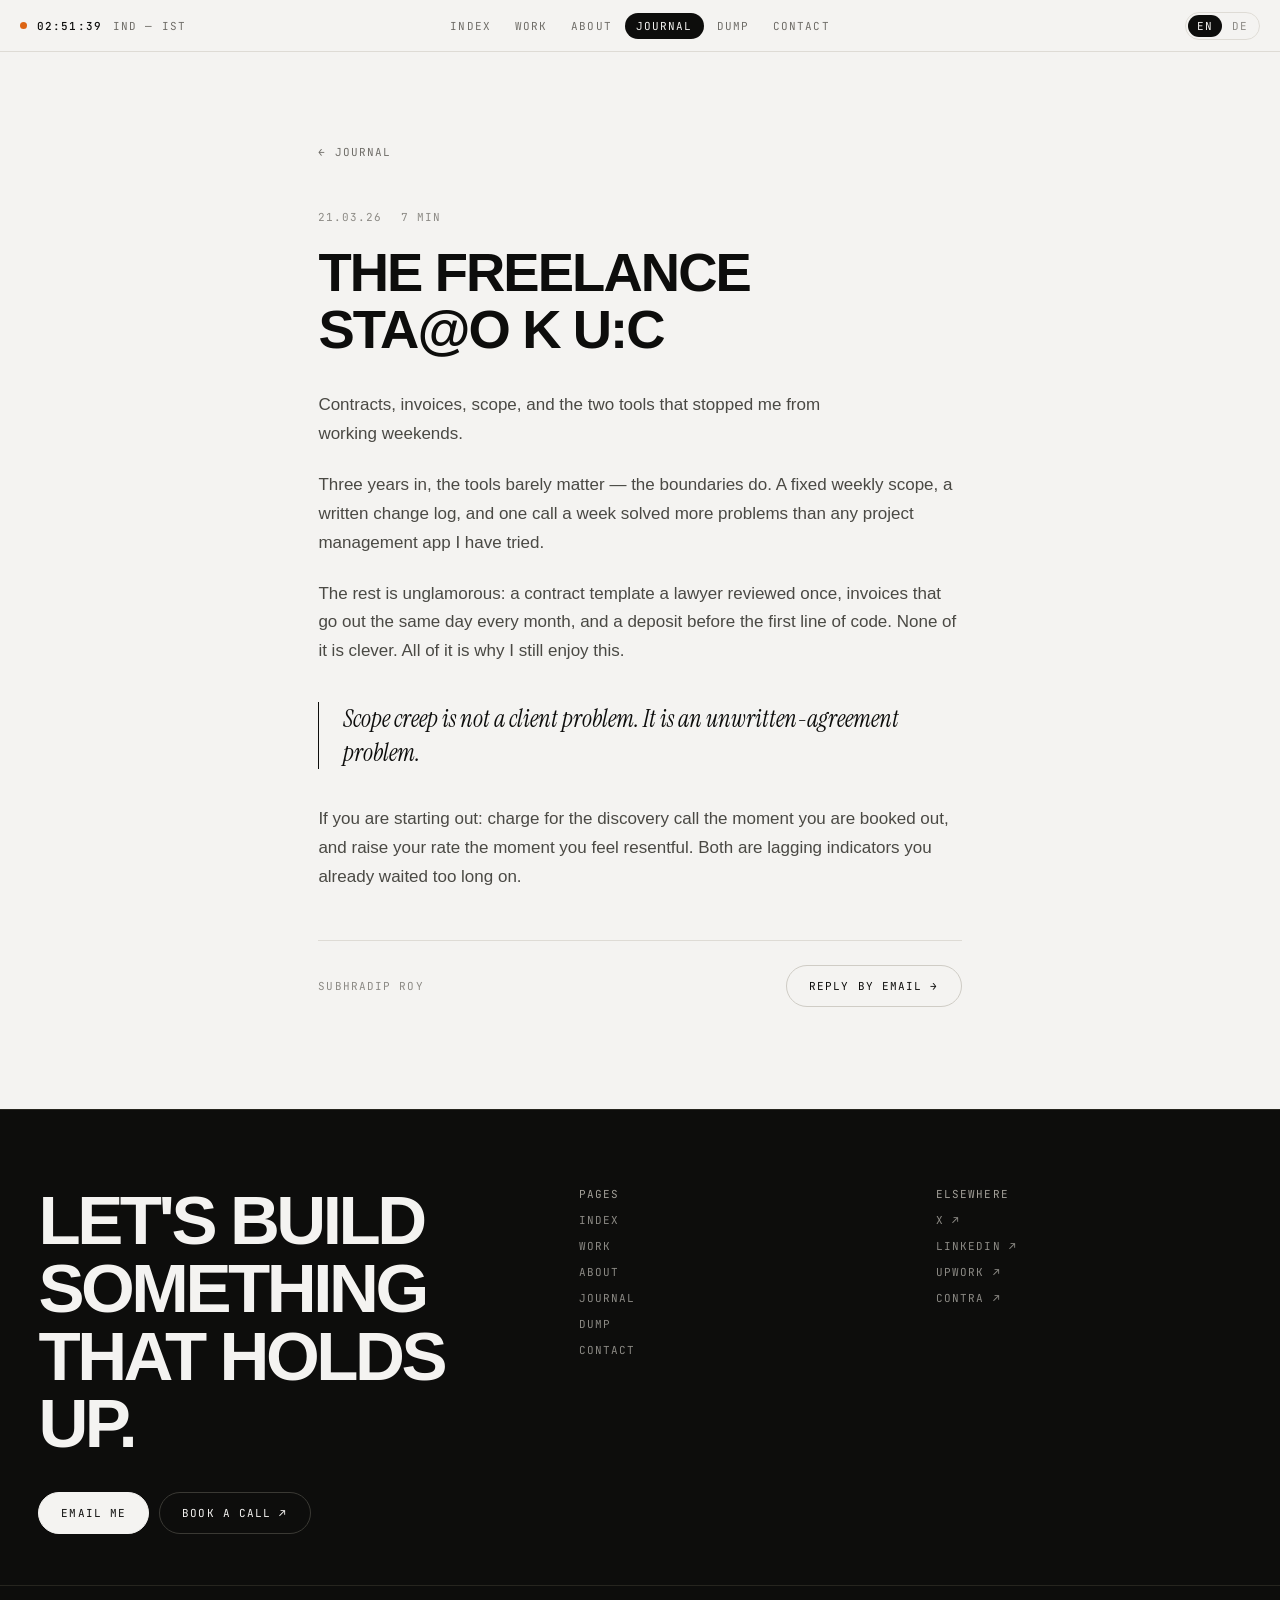
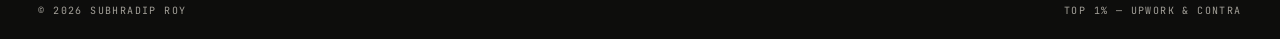
<file: journal/posts/2026-03-21-the-freelance-stack-i-actually-use.html>
<!DOCTYPE html>
<html lang="en">
<head>
<meta charset="utf-8">
<meta name="viewport" content="width=device-width, initial-scale=1">
<title>The freelance stack I actually use — Subhradip Roy</title>
<meta name="description" content="Contracts, invoices, scope, and the two tools that stopped me from working weekends.">
<link rel="preconnect" href="https://fonts.googleapis.com">
<link rel="preconnect" href="https://fonts.gstatic.com" crossorigin>
<link href="https://fonts.googleapis.com/css2?family=Instrument+Serif:ital@0;1&family=JetBrains+Mono:wght@400;500&display=swap" rel="stylesheet">
<link rel="stylesheet" href="../../css/style.css">
<noscript><style>[data-reveal="scramble"]{visibility:visible}</style></noscript>
<link rel="icon" type="image/png" href="../../favicon.png">
<link rel="apple-touch-icon" href="../../favicon.png">
</head>
<body>
<!-- AUTO-GENERATED by journal/build.py from journal/posts-md/2026-03-21-the-freelance-stack-i-actually-use.md
     Do not hand-edit this file — edit the .md source and rerun the script. -->

<header class="site-header">
  <div class="header-status">
    <span class="status-dot" aria-hidden="true"></span>
    <span class="header-clock" data-clock>00:00:00</span>
    <span class="header-loc">IND — IST</span>
  </div>
  <nav class="site-nav">
    <a href="../../index.html" data-i18n="Index">Index</a>
    <a href="../../work/index.html" data-i18n="Work">Work</a>
    <a href="../../about.html" data-i18n="About">About</a>
    <a href="../../journal/index.html" aria-current="page" data-i18n="Journal">Journal</a>
    <a href="../../dump.html" data-i18n="Dump">Dump</a>
    <a href="../../contact.html" data-i18n="Contact">Contact</a>
  </nav>
  <div class="header-lang">
    <div class="lang-toggle">
      <button type="button" data-lang-btn="en" aria-current="true">EN</button>
      <button type="button" data-lang-btn="de" aria-current="false">DE</button>
    </div>
  </div>
</header>

<main>
  <article class="post-article">
    <a class="back-link" href="../index.html" data-i18n="← Journal">← Journal</a>
    <div class="post-meta-row"><span>21.03.26</span><span data-i18n="7 min">7 min</span></div>
    <h1 class="h-decode h-post" data-reveal="scramble" data-i18n="The freelance stack I actually use">The freelance stack I actually use</h1>
    <div data-lang-block="en">
      <p class="post-lede">Contracts, invoices, scope, and the two tools that stopped me from working weekends.</p>
      <p>Three years in, the tools barely matter — the boundaries do. A fixed weekly scope, a written change log, and one call a week solved more problems than any project management app I have tried.</p>
      <p>The rest is unglamorous: a contract template a lawyer reviewed once, invoices that go out the same day every month, and a deposit before the first line of code. None of it is clever. All of it is why I still enjoy this.</p>
      <blockquote class="post-quote">Scope creep is not a client problem. It is an unwritten-agreement problem.</blockquote>
      <p>If you are starting out: charge for the discovery call the moment you are booked out, and raise your rate the moment you feel resentful. Both are lagging indicators you already waited too long on.</p>
    </div>
    <div data-lang-block="de">
      <p class="post-lede">Verträge, Rechnungen, Scope und die zwei Werkzeuge, die mich davon abgehalten haben, an Wochenenden zu arbeiten.</p>
      <p>Nach drei Jahren zählen die Werkzeuge kaum — die Grenzen zählen. Ein fester Wochen-Scope, ein schriftliches Änderungsprotokoll und ein Call pro Woche haben mehr Probleme gelöst als jede Projektmanagement-App, die ich probiert habe.</p>
      <p>Der Rest ist unglamourös: eine Vertragsvorlage, die ein Anwalt einmal geprüft hat, Rechnungen, die jeden Monat am selben Tag rausgehen, und eine Anzahlung vor der ersten Zeile Code. Nichts davon ist clever. Alles davon ist der Grund, warum ich das noch mag.</p>
      <blockquote class="post-quote">Scope Creep ist kein Kundenproblem. Es ist ein Problem unausgesprochener Absprachen.</blockquote>
      <p>Für den Anfang: Berechne das Erstgespräch, sobald du ausgebucht bist, und erhöhe deinen Satz, sobald du Groll spürst. Beides sind nachlaufende Indikatoren dafür, dass du schon zu lange gewartet hast.</p>
    </div>

    <div class="post-footer">
      <span class="post-byline">Subhradip Roy</span>
      <a class="btn btn-secondary" href="mailto:subhrastien@gmail.com" data-i18n="Reply by email →">Reply by email →</a>
    </div>
  </article>
</main>

<footer class="site-footer is-dark">
  <div class="footer-top">
    <div>
      <h2 class="footer-statement" data-i18n="Let's build something that holds up.">Let's build something that holds up.</h2>
      <div class="btn-row">
        <a class="btn btn-primary-dark" href="mailto:subhrastien@gmail.com" data-i18n="Email me">Email me</a>
        <a class="btn btn-secondary-dark" href="https://calendly.com/subhradip_roy/15-minutes-short-call" target="_blank" rel="noreferrer" data-i18n="Book a call ↗">Book a call ↗</a>
      </div>
    </div>
    <div class="footer-col">
      <span class="footer-col-label" data-i18n="Pages">Pages</span>
      <a href="../../index.html" data-i18n="Index">Index</a>
      <a href="../../work/index.html" data-i18n="Work">Work</a>
      <a href="../../about.html" data-i18n="About">About</a>
      <a href="../../journal/index.html" data-i18n="Journal">Journal</a>
      <a href="../../dump.html" data-i18n="Dump">Dump</a>
      <a href="../../contact.html" data-i18n="Contact">Contact</a>
    </div>
    <div class="footer-col">
      <span class="footer-col-label" data-i18n="Elsewhere">Elsewhere</span>
      <a href="https://x.com/theroyprojects" target="_blank" rel="noreferrer">X ↗</a>
      <a href="https://www.linkedin.com/in/subhradip-roy/" target="_blank" rel="noreferrer">LinkedIn ↗</a>
      <a href="https://www.upwork.com/freelancers/~01828a5ece6eb825db" target="_blank" rel="noreferrer">Upwork ↗</a>
      <a href="https://contra.com/theroyproject" target="_blank" rel="noreferrer">Contra ↗</a>
    </div>
  </div>
  <div class="footer-bottom">
    <span>© 2026 Subhradip Roy</span>
    <span data-i18n="Top 1% — Upwork &amp; Contra">Top 1% — Upwork &amp; Contra</span>
  </div>
</footer>

<script src="../../js/main.js"></script>
<script src="../../js/i18n.js"></script>
</body>
</html>
</file>
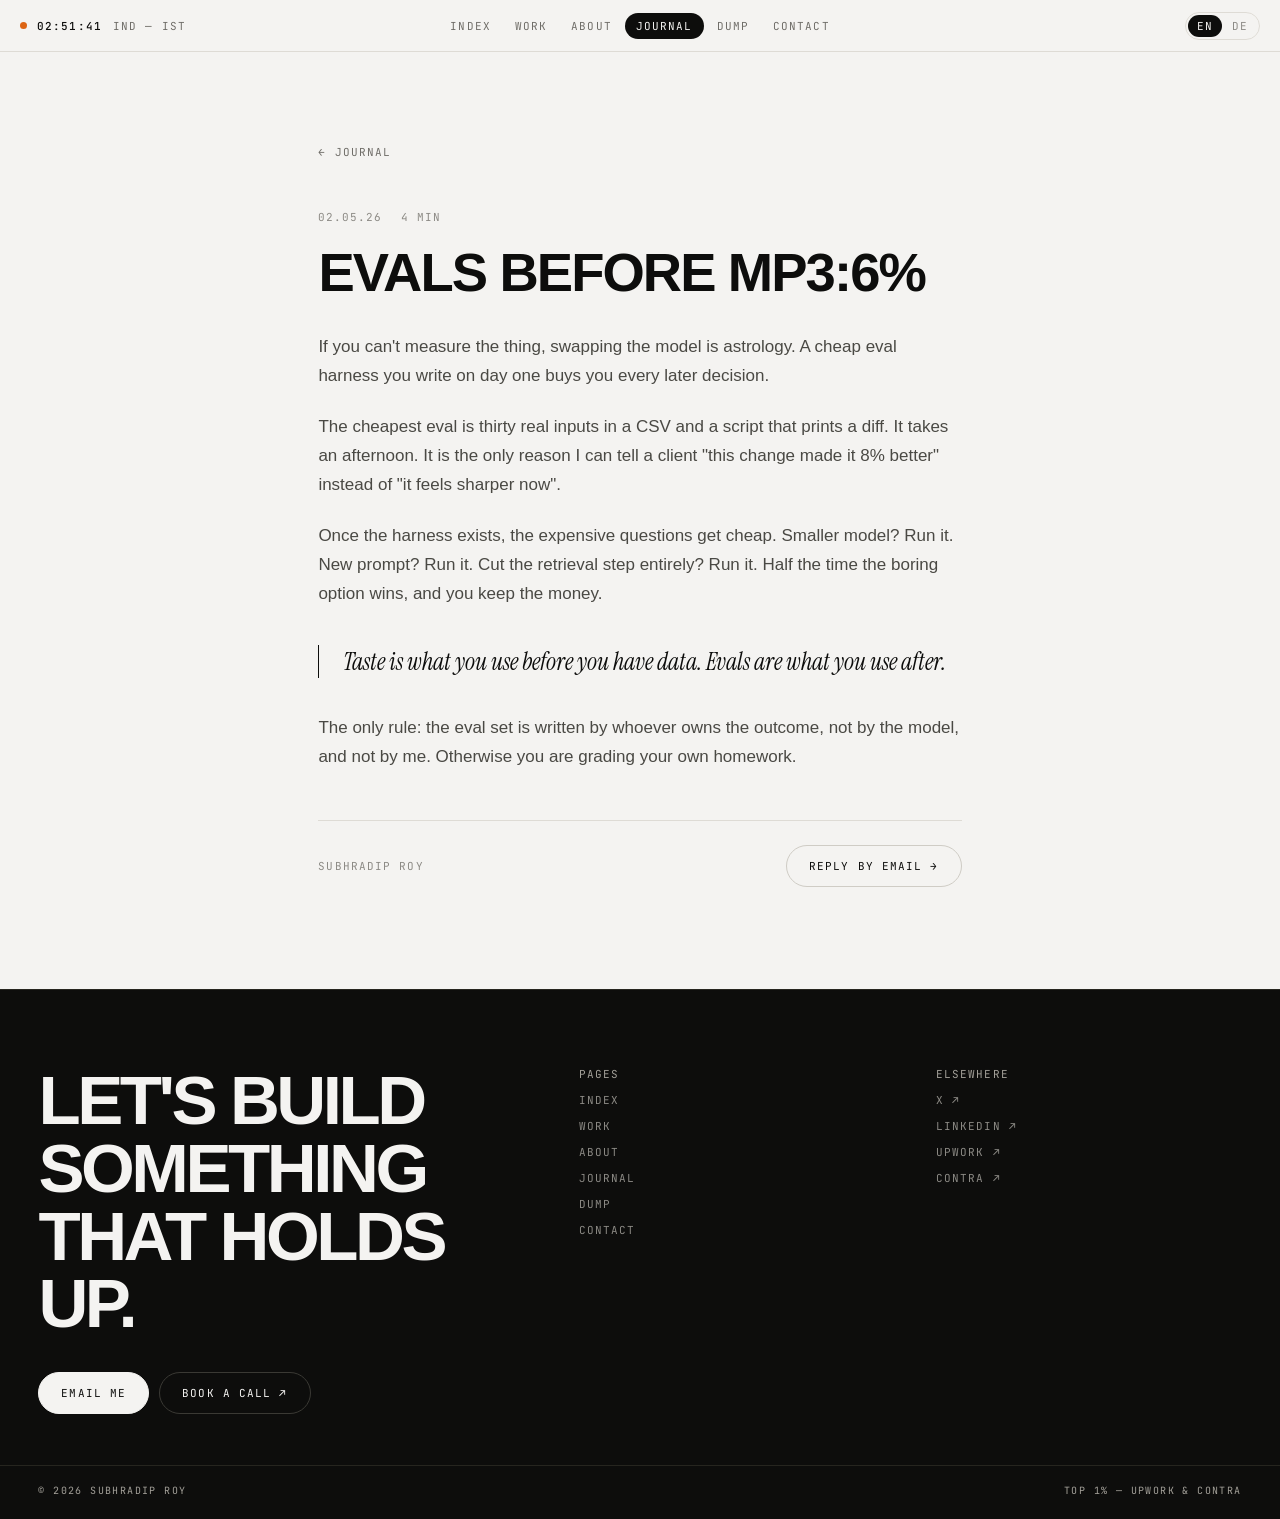
<file: journal/posts/2026-05-02-evals-before-models.html>
<!DOCTYPE html>
<html lang="en">
<head>
<meta charset="utf-8">
<meta name="viewport" content="width=device-width, initial-scale=1">
<title>Evals before models — Subhradip Roy</title>
<meta name="description" content="If you can't measure the thing, swapping the model is astrology. A cheap eval harness you write on day one buys you every later decision.">
<link rel="preconnect" href="https://fonts.googleapis.com">
<link rel="preconnect" href="https://fonts.gstatic.com" crossorigin>
<link href="https://fonts.googleapis.com/css2?family=Instrument+Serif:ital@0;1&family=JetBrains+Mono:wght@400;500&display=swap" rel="stylesheet">
<link rel="stylesheet" href="../../css/style.css">
<noscript><style>[data-reveal="scramble"]{visibility:visible}</style></noscript>
<link rel="icon" type="image/png" href="../../favicon.png">
<link rel="apple-touch-icon" href="../../favicon.png">
</head>
<body>
<!-- AUTO-GENERATED by journal/build.py from journal/posts-md/2026-05-02-evals-before-models.md
     Do not hand-edit this file — edit the .md source and rerun the script. -->

<header class="site-header">
  <div class="header-status">
    <span class="status-dot" aria-hidden="true"></span>
    <span class="header-clock" data-clock>00:00:00</span>
    <span class="header-loc">IND — IST</span>
  </div>
  <nav class="site-nav">
    <a href="../../index.html" data-i18n="Index">Index</a>
    <a href="../../work/index.html" data-i18n="Work">Work</a>
    <a href="../../about.html" data-i18n="About">About</a>
    <a href="../../journal/index.html" aria-current="page" data-i18n="Journal">Journal</a>
    <a href="../../dump.html" data-i18n="Dump">Dump</a>
    <a href="../../contact.html" data-i18n="Contact">Contact</a>
  </nav>
  <div class="header-lang">
    <div class="lang-toggle">
      <button type="button" data-lang-btn="en" aria-current="true">EN</button>
      <button type="button" data-lang-btn="de" aria-current="false">DE</button>
    </div>
  </div>
</header>

<main>
  <article class="post-article">
    <a class="back-link" href="../index.html" data-i18n="← Journal">← Journal</a>
    <div class="post-meta-row"><span>02.05.26</span><span data-i18n="4 min">4 min</span></div>
    <h1 class="h-decode h-post" data-reveal="scramble" data-i18n="Evals before models">Evals before models</h1>
    <div data-lang-block="en">
      <p class="post-lede">If you can't measure the thing, swapping the model is astrology. A cheap eval harness you write on day one buys you every later decision.</p>
      <p>The cheapest eval is thirty real inputs in a CSV and a script that prints a diff. It takes an afternoon. It is the only reason I can tell a client "this change made it 8% better" instead of "it feels sharper now".</p>
      <p>Once the harness exists, the expensive questions get cheap. Smaller model? Run it. New prompt? Run it. Cut the retrieval step entirely? Run it. Half the time the boring option wins, and you keep the money.</p>
      <blockquote class="post-quote">Taste is what you use before you have data. Evals are what you use after.</blockquote>
      <p>The only rule: the eval set is written by whoever owns the outcome, not by the model, and not by me. Otherwise you are grading your own homework.</p>
    </div>
    <div data-lang-block="de">
      <p class="post-lede">Wenn du es nicht messen kannst, ist ein Modellwechsel Astrologie. Ein günstiges Eval-Harness, am ersten Tag geschrieben, bezahlt jede spätere Entscheidung.</p>
      <p>Das günstigste Eval sind dreißig echte Eingaben in einer CSV und ein Skript, das einen Diff ausgibt. Es kostet einen Nachmittag. Es ist der einzige Grund, warum ich einem Kunden sagen kann „diese Änderung hat es um 8 % verbessert" statt „es fühlt sich schärfer an".</p>
      <p>Sobald das Harness existiert, werden die teuren Fragen billig. Kleineres Modell? Ausprobieren. Neuer Prompt? Ausprobieren. Den Retrieval-Schritt ganz weglassen? Ausprobieren. In der Hälfte der Fälle gewinnt die langweilige Option, und das Geld bleibt.</p>
      <blockquote class="post-quote">Geschmack nutzt man, bevor man Daten hat. Evals danach.</blockquote>
      <p>Die einzige Regel: Das Eval-Set schreibt, wer das Ergebnis verantwortet — nicht das Modell und nicht ich. Sonst korrigierst du deine eigenen Hausaufgaben.</p>
    </div>

    <div class="post-footer">
      <span class="post-byline">Subhradip Roy</span>
      <a class="btn btn-secondary" href="mailto:subhrastien@gmail.com" data-i18n="Reply by email →">Reply by email →</a>
    </div>
  </article>
</main>

<footer class="site-footer is-dark">
  <div class="footer-top">
    <div>
      <h2 class="footer-statement" data-i18n="Let's build something that holds up.">Let's build something that holds up.</h2>
      <div class="btn-row">
        <a class="btn btn-primary-dark" href="mailto:subhrastien@gmail.com" data-i18n="Email me">Email me</a>
        <a class="btn btn-secondary-dark" href="https://calendly.com/subhradip_roy/15-minutes-short-call" target="_blank" rel="noreferrer" data-i18n="Book a call ↗">Book a call ↗</a>
      </div>
    </div>
    <div class="footer-col">
      <span class="footer-col-label" data-i18n="Pages">Pages</span>
      <a href="../../index.html" data-i18n="Index">Index</a>
      <a href="../../work/index.html" data-i18n="Work">Work</a>
      <a href="../../about.html" data-i18n="About">About</a>
      <a href="../../journal/index.html" data-i18n="Journal">Journal</a>
      <a href="../../dump.html" data-i18n="Dump">Dump</a>
      <a href="../../contact.html" data-i18n="Contact">Contact</a>
    </div>
    <div class="footer-col">
      <span class="footer-col-label" data-i18n="Elsewhere">Elsewhere</span>
      <a href="https://x.com/theroyprojects" target="_blank" rel="noreferrer">X ↗</a>
      <a href="https://www.linkedin.com/in/subhradip-roy/" target="_blank" rel="noreferrer">LinkedIn ↗</a>
      <a href="https://www.upwork.com/freelancers/~01828a5ece6eb825db" target="_blank" rel="noreferrer">Upwork ↗</a>
      <a href="https://contra.com/theroyproject" target="_blank" rel="noreferrer">Contra ↗</a>
    </div>
  </div>
  <div class="footer-bottom">
    <span>© 2026 Subhradip Roy</span>
    <span data-i18n="Top 1% — Upwork &amp; Contra">Top 1% — Upwork &amp; Contra</span>
  </div>
</footer>

<script src="../../js/main.js"></script>
<script src="../../js/i18n.js"></script>
</body>
</html>
</file>
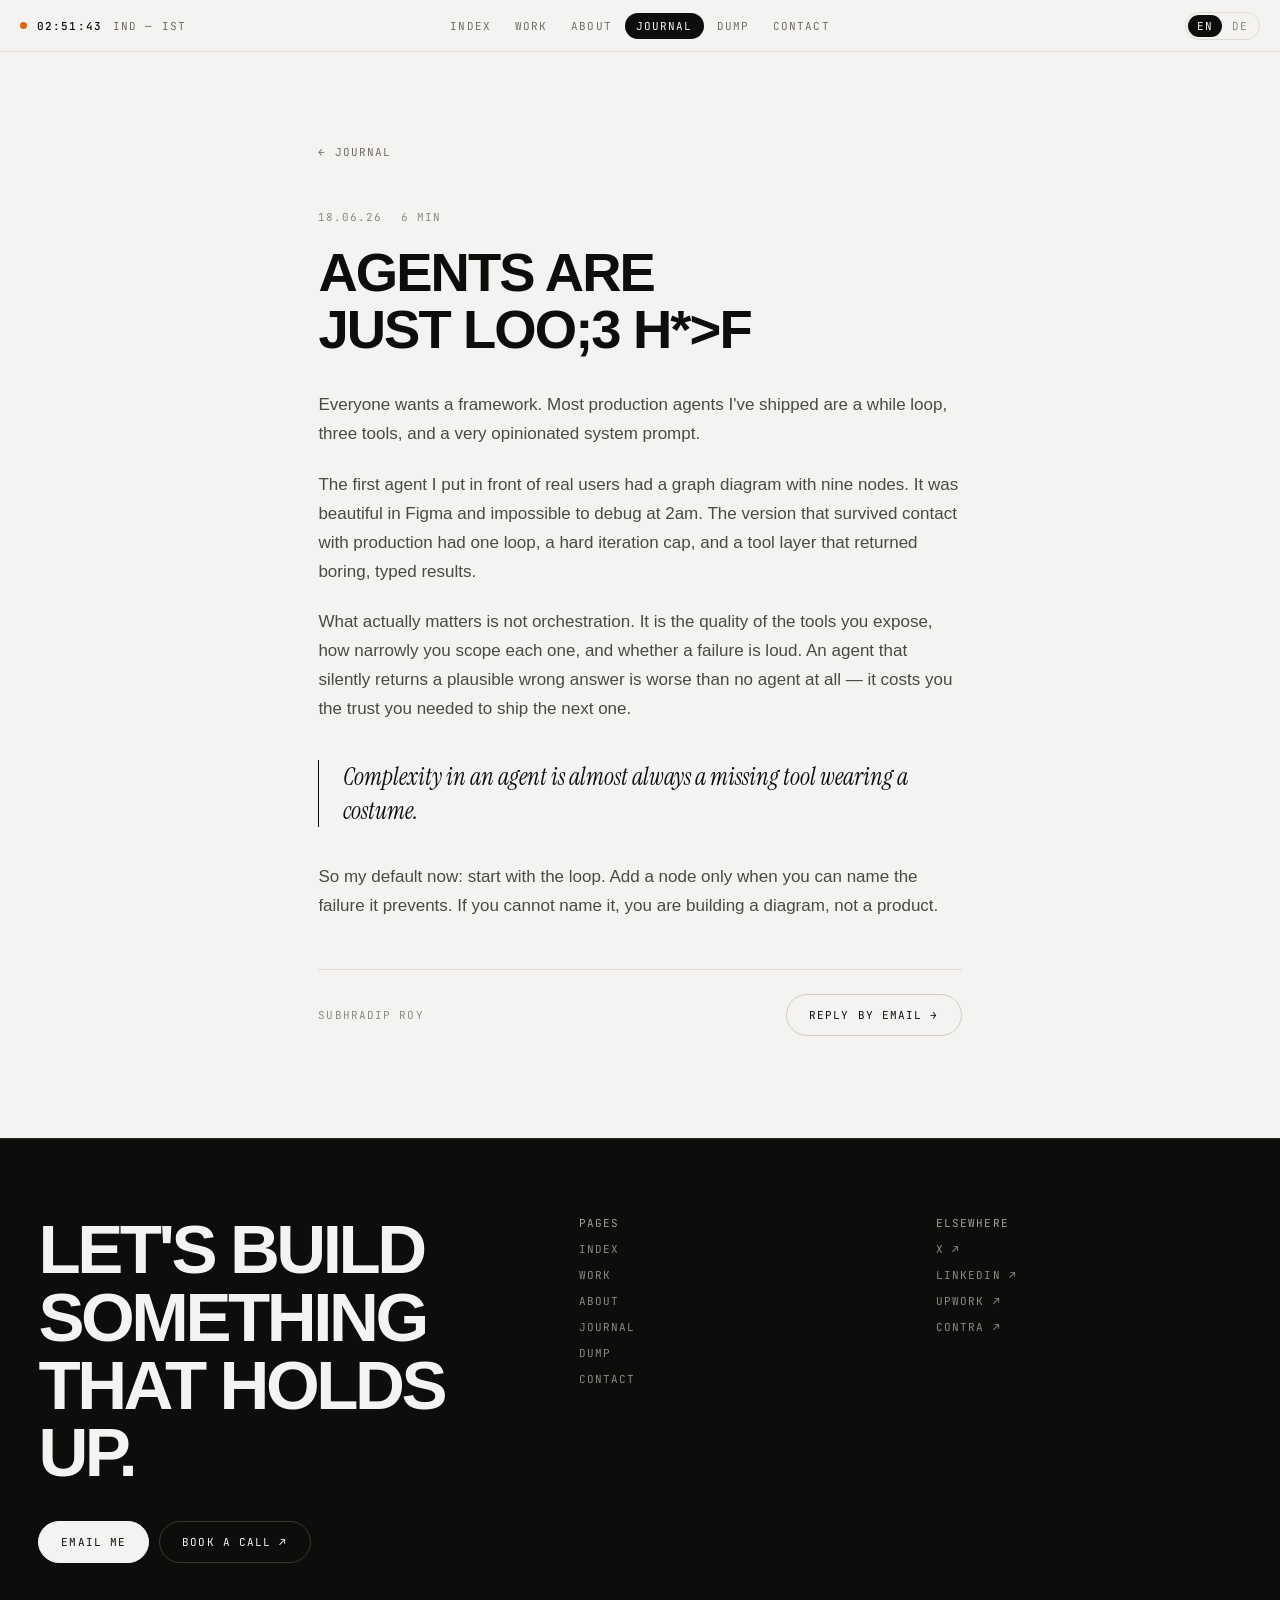
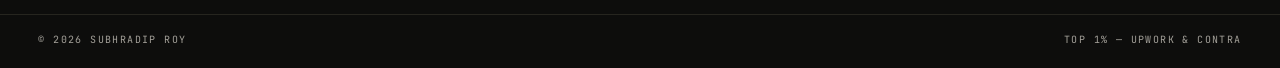
<file: journal/posts/2026-06-18-agents-are-loops-with-good-taste.html>
<!DOCTYPE html>
<html lang="en">
<head>
<meta charset="utf-8">
<meta name="viewport" content="width=device-width, initial-scale=1">
<title>Agents are just loops with good taste — Subhradip Roy</title>
<meta name="description" content="Everyone wants a framework. Most production agents I've shipped are a while loop, three tools, and a very opinionated system prompt.">
<link rel="preconnect" href="https://fonts.googleapis.com">
<link rel="preconnect" href="https://fonts.gstatic.com" crossorigin>
<link href="https://fonts.googleapis.com/css2?family=Instrument+Serif:ital@0;1&family=JetBrains+Mono:wght@400;500&display=swap" rel="stylesheet">
<link rel="stylesheet" href="../../css/style.css">
<noscript><style>[data-reveal="scramble"]{visibility:visible}</style></noscript>
<link rel="icon" type="image/png" href="../../favicon.png">
<link rel="apple-touch-icon" href="../../favicon.png">
</head>
<body>
<!-- AUTO-GENERATED by journal/build.py from journal/posts-md/2026-06-18-agents-are-loops-with-good-taste.md
     Do not hand-edit this file — edit the .md source and rerun the script. -->

<header class="site-header">
  <div class="header-status">
    <span class="status-dot" aria-hidden="true"></span>
    <span class="header-clock" data-clock>00:00:00</span>
    <span class="header-loc">IND — IST</span>
  </div>
  <nav class="site-nav">
    <a href="../../index.html" data-i18n="Index">Index</a>
    <a href="../../work/index.html" data-i18n="Work">Work</a>
    <a href="../../about.html" data-i18n="About">About</a>
    <a href="../../journal/index.html" aria-current="page" data-i18n="Journal">Journal</a>
    <a href="../../dump.html" data-i18n="Dump">Dump</a>
    <a href="../../contact.html" data-i18n="Contact">Contact</a>
  </nav>
  <div class="header-lang">
    <div class="lang-toggle">
      <button type="button" data-lang-btn="en" aria-current="true">EN</button>
      <button type="button" data-lang-btn="de" aria-current="false">DE</button>
    </div>
  </div>
</header>

<main>
  <article class="post-article">
    <a class="back-link" href="../index.html" data-i18n="← Journal">← Journal</a>
    <div class="post-meta-row"><span>18.06.26</span><span data-i18n="6 min">6 min</span></div>
    <h1 class="h-decode h-post" data-reveal="scramble" data-i18n="Agents are just loops with good taste">Agents are just loops with good taste</h1>
    <div data-lang-block="en">
      <p class="post-lede">Everyone wants a framework. Most production agents I've shipped are a while loop, three tools, and a very opinionated system prompt.</p>
      <p>The first agent I put in front of real users had a graph diagram with nine nodes. It was beautiful in Figma and impossible to debug at 2am. The version that survived contact with production had one loop, a hard iteration cap, and a tool layer that returned boring, typed results.</p>
      <p>What actually matters is not orchestration. It is the quality of the tools you expose, how narrowly you scope each one, and whether a failure is loud. An agent that silently returns a plausible wrong answer is worse than no agent at all — it costs you the trust you needed to ship the next one.</p>
      <blockquote class="post-quote">Complexity in an agent is almost always a missing tool wearing a costume.</blockquote>
      <p>So my default now: start with the loop. Add a node only when you can name the failure it prevents. If you cannot name it, you are building a diagram, not a product.</p>
    </div>
    <div data-lang-block="de">
      <p class="post-lede">Alle wollen ein Framework. Die meisten Produktions-Agenten, die ich ausgeliefert habe, sind eine While-Schleife, drei Tools und ein sehr meinungsstarker System-Prompt.</p>
      <p>Der erste Agent, den ich echten Nutzern vorgesetzt habe, hatte ein Graph-Diagramm mit neun Knoten. In Figma war es wunderschön und um drei Uhr nachts unmöglich zu debuggen. Die Version, die den Produktivbetrieb überlebte, hatte eine Schleife, ein hartes Iterationslimit und eine Tool-Schicht, die langweilige, typisierte Ergebnisse zurückgab.</p>
      <p>Worauf es wirklich ankommt, ist nicht Orchestrierung. Es ist die Qualität der Tools, die du freigibst, wie eng du jedes einzelne fasst, und ob ein Fehler laut ist. Ein Agent, der stillschweigend eine plausible falsche Antwort liefert, ist schlimmer als kein Agent — er kostet dich das Vertrauen, das du für den nächsten gebraucht hättest.</p>
      <blockquote class="post-quote">Komplexität in einem Agenten ist fast immer ein fehlendes Tool im Kostüm.</blockquote>
      <p>Mein Standard heute: mit der Schleife anfangen. Einen Knoten nur hinzufügen, wenn du den Fehler benennen kannst, den er verhindert. Wenn du ihn nicht benennen kannst, baust du ein Diagramm, kein Produkt.</p>
    </div>

    <div class="post-footer">
      <span class="post-byline">Subhradip Roy</span>
      <a class="btn btn-secondary" href="mailto:subhrastien@gmail.com" data-i18n="Reply by email →">Reply by email →</a>
    </div>
  </article>
</main>

<footer class="site-footer is-dark">
  <div class="footer-top">
    <div>
      <h2 class="footer-statement" data-i18n="Let's build something that holds up.">Let's build something that holds up.</h2>
      <div class="btn-row">
        <a class="btn btn-primary-dark" href="mailto:subhrastien@gmail.com" data-i18n="Email me">Email me</a>
        <a class="btn btn-secondary-dark" href="https://calendly.com/subhradip_roy/15-minutes-short-call" target="_blank" rel="noreferrer" data-i18n="Book a call ↗">Book a call ↗</a>
      </div>
    </div>
    <div class="footer-col">
      <span class="footer-col-label" data-i18n="Pages">Pages</span>
      <a href="../../index.html" data-i18n="Index">Index</a>
      <a href="../../work/index.html" data-i18n="Work">Work</a>
      <a href="../../about.html" data-i18n="About">About</a>
      <a href="../../journal/index.html" data-i18n="Journal">Journal</a>
      <a href="../../dump.html" data-i18n="Dump">Dump</a>
      <a href="../../contact.html" data-i18n="Contact">Contact</a>
    </div>
    <div class="footer-col">
      <span class="footer-col-label" data-i18n="Elsewhere">Elsewhere</span>
      <a href="https://x.com/theroyprojects" target="_blank" rel="noreferrer">X ↗</a>
      <a href="https://www.linkedin.com/in/subhradip-roy/" target="_blank" rel="noreferrer">LinkedIn ↗</a>
      <a href="https://www.upwork.com/freelancers/~01828a5ece6eb825db" target="_blank" rel="noreferrer">Upwork ↗</a>
      <a href="https://contra.com/theroyproject" target="_blank" rel="noreferrer">Contra ↗</a>
    </div>
  </div>
  <div class="footer-bottom">
    <span>© 2026 Subhradip Roy</span>
    <span data-i18n="Top 1% — Upwork &amp; Contra">Top 1% — Upwork &amp; Contra</span>
  </div>
</footer>

<script src="../../js/main.js"></script>
<script src="../../js/i18n.js"></script>
</body>
</html>
</file>
<file: css/style.css>
/* ==========================================================================
   Subhradip Roy — portfolio site stylesheet
   Ported from the Claude Design prototype (Portfolio.dc.html) into a plain
   multi-page static site. Section markers below match the page sections in
   that prototype so the mapping stays easy to audit.
   ========================================================================== */

:root{
  /* light surface */
  --bg:#f4f3f1;
  --bg-hover:#eceae6;
  --ink:#0d0d0c;
  --body:#4a4944;
  --meta:#6f6d68;
  --muted:#8c8a85;
  --faint:#a3a099;
  --border:#dedbd5;
  --border-btn:#cfccc5;

  /* dark surface (story band, dark footer, contact/dump/journal pages) */
  --dark-bg:#0d0d0c;
  --dark-border:#26251f;
  --dark-fg:#f4f3f1;
  --dark-body:#c9c6c0;
  --dark-meta:#8c8a85;
  --dark-faint:#a3a099;
  --dark-btn-border:#3a3934;
  --dark-btn-hover:#1a1a18;

  /* accents */
  --accent-dot: oklch(0.64 0.17 47);
  --yc-icon-bg: oklch(0.62 0.2 42);
  --yc-text: oklch(0.52 0.19 42);
  --yc-bg: oklch(0.68 0.19 45 / .12);
  --yc-border: oklch(0.68 0.19 45 / .35);
  --spotify-green: oklch(0.76 0.19 145);

  /* type */
  --font-sans:'Helvetica Neue',Helvetica,Arial,sans-serif;
  --font-serif:'Instrument Serif',Georgia,serif;
  --font-mono:'JetBrains Mono',monospace;

  /* layout */
  --gutter: clamp(16px,3vw,48px);
  --header-h: 52px;
  --radius-card: 4px;
  --ease: cubic-bezier(.16,1,.3,1);
}

*{box-sizing:border-box}
html{-webkit-text-size-adjust:100%}
body{
  margin:0;
  background:var(--bg);
  color:var(--ink);
  font-family:var(--font-sans);
  -webkit-font-smoothing:antialiased;
  text-rendering:optimizeLegibility;
}
::selection{background:var(--ink);color:var(--bg)}
a{color:var(--ink);text-decoration:none}
a:hover{color:var(--meta)}
:focus-visible{outline:2px solid var(--ink);outline-offset:3px}
img{display:block;max-width:100%}
h1,h2,h3,p,figure,blockquote{margin:0}
.dark :focus-visible,[data-surface="dark"] :focus-visible{outline-color:var(--dark-fg)}

/* ==========================================================================
   Keyframes
   ========================================================================== */
@keyframes blip{0%,100%{opacity:1}50%{opacity:.2}}
@keyframes eq{0%,100%{height:18%}50%{height:88%}}
@keyframes spin{from{transform:rotate(0deg)}to{transform:rotate(360deg)}}

@media (prefers-reduced-motion: reduce){
  *{animation-duration:.001ms !important;animation-iteration-count:1 !important;transition-duration:.001ms !important;}
}

/* ==========================================================================
   Header / nav — fixed, 3-column grid so nav stays screen-centered
   regardless of clock/lang widths. Same on every page.
   ========================================================================== */
.site-header{
  position:fixed;top:0;left:0;right:0;z-index:50;
  display:grid;grid-template-columns:1fr minmax(0,auto) 1fr;align-items:center;gap:20px;
  padding:0 20px;height:var(--header-h);
  background:rgba(244,243,241,.82);backdrop-filter:blur(14px);
  border-bottom:1px solid var(--border);
}
/* The clock/location and lang-toggle columns are 1fr with nowrap content,
   so grid never shrinks them below their natural width — all the squeeze
   from a narrow viewport lands on the middle nav column instead (see
   .site-nav below), exactly where we want it. */
@media (max-width:480px){
  .site-header{padding:0 12px;gap:10px}
}
.header-status{
  display:flex;align-items:center;gap:10px;
  font-family:var(--font-mono);font-size:11px;letter-spacing:.1em;text-transform:uppercase;
  white-space:nowrap;
}
.status-dot{
  width:7px;height:7px;border-radius:50%;background:var(--accent-dot);
  animation:blip 2.4s ease-in-out infinite;flex-shrink:0;
}
.header-clock{color:var(--ink);font-variant-numeric:tabular-nums;font-weight:500;min-width:66px}
.header-loc{color:var(--meta)}

.site-nav{
  display:flex;justify-content:flex-start;gap:2px;flex-wrap:nowrap;
  font-family:var(--font-mono);font-size:11px;letter-spacing:.1em;text-transform:uppercase;
  /* On a viewport too narrow to fit every pill, scroll horizontally
     instead of wrapping — wrapping would grow the (fixed, single-line)
     header's height and everything below would overlap it. When the nav
     DOES fit (the grid column sizes to its content, see .site-header),
     flex-start reads identically to centered since there's no leftover
     space to distribute either way. */
  max-width:100%;overflow-x:auto;-webkit-overflow-scrolling:touch;scrollbar-width:none;
}
.site-nav::-webkit-scrollbar{display:none}
.site-nav a{
  cursor:pointer;padding:6px 11px;border-radius:100px;white-space:nowrap;flex-shrink:0;
  color:var(--meta);background:transparent;
  transition:background .3s ease,color .3s ease;
}
.site-nav a[aria-current="page"]{background:var(--ink);color:var(--bg)}

.header-lang{
  display:flex;align-items:center;justify-content:flex-end;
  font-family:var(--font-mono);font-size:11px;letter-spacing:.1em;text-transform:uppercase;
  color:var(--meta);white-space:nowrap;
}
.lang-toggle{
  display:flex;align-items:center;gap:1px;border:1px solid var(--border);
  border-radius:100px;padding:2px;
}
.lang-toggle button{
  appearance:none;border:0;background:transparent;cursor:pointer;
  font-family:var(--font-mono);font-size:11px;letter-spacing:.1em;text-transform:uppercase;
  padding:4px 9px;border-radius:100px;color:var(--muted);
  transition:background .3s ease,color .3s ease;
}
.lang-toggle button[aria-current="true"]{background:var(--ink);color:var(--bg)}

/* Header's third column is empty on journal post pages (no toggle there) —
   still reserve the column so the nav stays centered. */
.header-lang.is-empty{visibility:hidden}

main{padding-top:var(--header-h)}

/* ==========================================================================
   Buttons
   ========================================================================== */
.btn{
  display:inline-block;padding:13px 22px;border-radius:100px;
  font-family:var(--font-mono);font-size:11px;letter-spacing:.1em;text-transform:uppercase;
  transition:opacity .3s ease,border-color .3s ease,background .3s ease;
  border:1px solid transparent;
}
.btn-sm{padding:11px 18px;font-size:10px}
.btn-primary{border-color:var(--ink);background:var(--ink);color:var(--bg)}
.btn-primary:hover{opacity:.75;color:var(--bg)}
.btn-secondary{border-color:var(--border-btn);color:var(--ink)}
.btn-secondary:hover{border-color:var(--ink);background:var(--bg-hover);color:var(--ink)}
.btn-primary-dark{border-color:var(--dark-fg);background:var(--dark-fg);color:var(--dark-bg)}
.btn-primary-dark:hover{opacity:.8;color:var(--dark-bg)}
.btn-secondary-dark{border-color:var(--dark-btn-border);color:var(--dark-fg)}
.btn-secondary-dark:hover{border-color:var(--dark-fg);background:var(--dark-btn-hover);color:var(--dark-fg)}
.btn-row{display:flex;gap:10px;flex-wrap:wrap}

/* ==========================================================================
   Headings — decode/scramble effect + serif accent line
   ========================================================================== */
.h-decode{
  margin:0;font-weight:700;line-height:1.02;letter-spacing:-.05em;
  text-transform:uppercase;white-space:nowrap;
}
.h-hero{font-size:clamp(2.7rem,11.6vw,12rem)}
.h-xl{font-size:clamp(2.4rem,8.6vw,7rem)}
.h-lg{font-size:clamp(2.2rem,6.6vw,5.6rem)}
.h-md{font-size:clamp(2rem,5.2vw,4.4rem)}
/* margin-bottom restores the gap before the lede that .h-decode's shared
   margin:0 reset removes — every other page controls that gap from the
   surrounding layout instead, but the post template has no wrapper for
   that, so the heading needs to own it directly here (matches the
   32px the original design source used). */
.h-post{font-size:clamp(1.8rem,4.6vw,3.4rem);line-height:1.06;letter-spacing:-.035em;white-space:normal;text-wrap:balance;margin-bottom:clamp(20px,3vw,32px)}
@media (max-width:480px){
  .h-decode{white-space:normal}
}

.accent-serif{
  font-family:var(--font-serif);font-style:italic;font-weight:400;
  line-height:1;letter-spacing:-.02em;color:var(--muted);
}
[data-surface="dark"] .accent-serif{color:var(--dark-meta)}

/* ==========================================================================
   Reveal-on-scroll + count-up
   ========================================================================== */
[data-reveal]{opacity:0;transform:translateY(18px);transition:opacity .9s ease,transform .9s var(--ease)}
[data-reveal].is-revealed{opacity:1;transform:none}
[data-reveal="up-sm"]{transform:translateY(14px)}
/* Decode/scramble headings don't fade or slide — only their character
   content animates (see scramble() in js/main.js). They stay
   visibility:hidden until js/main.js adds .is-revealed and starts the
   scramble, so the first thing ever painted is the random glyph, not a
   flash of the real word before JS takes over. Layout space is still
   reserved (visibility, not display), so nothing shifts when it appears.
   js/main.js flips visibility and sets the first scrambled character in
   the same synchronous task, so there's no in-between frame to flash.
   A <noscript> block in each page's <head> forces this back to visible
   for the no-JS case, so text is never permanently hidden. */
[data-reveal="scramble"]{opacity:1;transform:none;transition:none;visibility:hidden}
[data-reveal="scramble"].is-revealed{visibility:visible}
.count-num{font-variant-numeric:tabular-nums}

/* ==========================================================================
   Sections & trust strip (home)
   ========================================================================== */
.section{padding:clamp(64px,9vw,140px) var(--gutter)}
.section-b{border-bottom:1px solid var(--border)}
.section-dark{background:var(--dark-bg);color:var(--dark-fg)}
.section-dark .section-b{border-bottom:1px solid var(--dark-border)}

.hero{
  position:relative;min-height:calc(100vh - var(--header-h));
  display:flex;flex-direction:column;align-items:center;justify-content:center;text-align:center;
  padding:clamp(48px,7vw,96px) var(--gutter) clamp(72px,9vw,104px);
  border-bottom:1px solid var(--border);
}
.hero-corner{
  position:absolute;bottom:26px;font-family:var(--font-mono);font-size:10px;
  letter-spacing:.14em;text-transform:uppercase;color:var(--muted);
  opacity:0;transition:opacity 1s ease 2.1s;
}
.hero-corner.is-revealed{opacity:1}
.hero-corner-l{left:var(--gutter)}
.hero-corner-r{right:var(--gutter)}
.hero-avail{
  display:flex;align-items:center;gap:9px;margin-bottom:clamp(20px,3.2vw,44px);
  font-family:var(--font-mono);font-size:11px;letter-spacing:.16em;text-transform:uppercase;color:var(--meta);
}
.hero-sub{
  margin:clamp(8px,1.2vw,16px) 0 0;font-size:clamp(1.35rem,4.4vw,3.6rem);
  color:var(--body); /* overrides .accent-serif's muted tone — this line reads as body copy, not a kicker */
}
.hero-lede{
  margin:clamp(28px,4vw,44px) 0 0;max-width:52ch;font-size:clamp(15px,1.5vw,19px);
  line-height:1.55;color:var(--meta);text-wrap:pretty;
}
.hero-actions{
  display:flex;gap:10px;flex-wrap:wrap;justify-content:center;margin-top:clamp(28px,3vw,40px);
}

.trust{padding:26px var(--gutter);border-bottom:1px solid var(--border);overflow:hidden}
.trust-row{display:flex;flex-wrap:wrap;align-items:center;gap:clamp(20px,4vw,56px)}
.trust-label{
  display:flex;align-items:center;gap:7px;font-family:var(--font-mono);font-size:11px;
  letter-spacing:.1em;text-transform:uppercase;color:var(--meta);white-space:nowrap;
}
.yc-badge{
  display:inline-flex;align-items:center;gap:6px;background:var(--yc-bg);
  border:1px solid var(--yc-border);border-radius:4px;padding:4px 9px 4px 6px;
}
.yc-mark{
  display:inline-flex;align-items:center;justify-content:center;width:15px;height:15px;
  border-radius:2px;background:var(--yc-icon-bg);color:#fff;font-family:var(--font-sans);
  font-size:11px;font-weight:500;line-height:1;
}
.yc-text{color:var(--yc-text);font-weight:500}
.trust-logos{display:flex;flex:1;gap:clamp(18px,3vw,44px);align-items:center;flex-wrap:wrap}
.trust-logos img{width:104px;height:30px;object-fit:contain}

/* ==========================================================================
   Selected work grid (home) + project cards
   ========================================================================== */
.work-head{display:flex;justify-content:space-between;align-items:baseline;gap:24px;margin-bottom:clamp(28px,4vw,52px);flex-wrap:wrap}
.work-all-link{cursor:pointer;font-family:var(--font-mono);font-size:11px;letter-spacing:.1em;text-transform:uppercase;color:var(--meta);white-space:nowrap;transition:color .3s ease}
.work-all-link:hover{color:var(--ink)}
.work-grid{display:grid;grid-template-columns:repeat(auto-fit,minmax(300px,1fr));gap:clamp(16px,2vw,28px)}
.work-card{cursor:pointer;display:block}
.work-card-media{position:relative;width:100%;aspect-ratio:4/3;overflow:hidden;background:#e7e4df;border-radius:var(--radius-card)}
.work-card-media img{width:100%;height:100%;object-fit:cover}
.work-card-meta{display:flex;justify-content:space-between;gap:12px;padding-top:14px;font-family:var(--font-mono);font-size:11px;letter-spacing:.08em;text-transform:uppercase}
.work-card-meta span:last-child{color:var(--muted)}

/* Story band (home + about) */
.story-grid{display:grid;grid-template-columns:repeat(auto-fit,minmax(280px,1fr));gap:clamp(32px,5vw,80px);align-items:start}
.story-copy p{margin:0 0 18px;max-width:52ch;font-size:clamp(15px,1.4vw,18px);line-height:1.6;color:var(--dark-body);text-wrap:pretty}
.story-copy p:last-of-type{margin-bottom:28px}
.story-link{display:inline-block;cursor:pointer;font-family:var(--font-mono);font-size:11px;letter-spacing:.1em;text-transform:uppercase;color:var(--dark-meta);border-bottom:1px solid var(--dark-btn-border);padding-bottom:4px;transition:color .3s ease}
.story-link:hover{color:var(--dark-fg)}

.stat-grid{display:grid;grid-template-columns:1fr 1fr;gap:1px;background:var(--dark-border);border:1px solid var(--dark-border)}
.stat-grid.stat-grid-flat{background:transparent;border:0;grid-template-columns:repeat(auto-fit,minmax(180px,1fr));gap:clamp(24px,4vw,56px)}
.stat-cell{background:var(--dark-bg);padding:clamp(24px,3vw,40px) 20px}
.stat-grid-flat .stat-cell{padding:0}
.stat-num{font-size:clamp(2.6rem,6vw,5rem);line-height:1;letter-spacing:-.05em;font-weight:500}
.stat-grid-flat .stat-num{font-size:clamp(2.4rem,6vw,4.6rem)}
.stat-num .suffix{color:var(--dark-meta)}
.stat-label{margin-top:12px;font-family:var(--font-mono);font-size:10px;letter-spacing:.12em;text-transform:uppercase;color:var(--dark-meta)}

/* ==========================================================================
   Work list page — sticky left / independently scrolling right column
   ========================================================================== */
.work-layout{display:grid;grid-template-columns:minmax(0,34%) minmax(0,1fr);min-height:calc(100vh - var(--header-h))}
.work-side{
  position:sticky;top:var(--header-h);height:calc(100vh - var(--header-h));
  padding:clamp(32px,5vw,64px) clamp(16px,2.4vw,36px) 32px;
  display:flex;flex-direction:column;justify-content:space-between;
  border-right:1px solid var(--border);
}
.work-side-lede{margin:0 0 36px;max-width:34ch;font-size:15px;line-height:1.55;color:var(--body);text-wrap:pretty}
.work-side-nav{display:flex;flex-direction:column;gap:2px;font-family:var(--font-mono);font-size:11px;letter-spacing:.08em;text-transform:uppercase}
.work-side-nav a{cursor:pointer;display:flex;gap:14px;padding:8px 0;opacity:.35;transition:opacity .4s ease;color:var(--ink)}
.work-side-nav a.is-active{opacity:1}
.work-side-nav a span:first-child{color:var(--muted)}
.work-avail{display:flex;flex-direction:column;gap:14px;align-items:flex-start}
.work-avail-label{font-family:var(--font-mono);font-size:10px;letter-spacing:.12em;text-transform:uppercase;color:var(--muted)}

.work-scroll{
  height:calc(100vh - var(--header-h));overflow-y:auto;
  padding:clamp(32px,5vw,64px) var(--gutter) 25vh;
  display:flex;flex-direction:column;gap:clamp(28px,4vw,64px);
}
.work-scroll-card{cursor:pointer;display:block}
.work-scroll-media{position:relative;width:100%;aspect-ratio:16/10;overflow:hidden;background:#e7e4df;border-radius:var(--radius-card)}
.work-scroll-media img{width:100%;height:100%;object-fit:cover}
.work-scroll-title-row{display:flex;justify-content:space-between;align-items:baseline;gap:20px;padding-top:18px;flex-wrap:wrap}
.work-scroll-title{margin:0;font-size:clamp(24px,3vw,42px);letter-spacing:-.035em;font-weight:500}
.work-scroll-tag{font-family:var(--font-mono);font-size:11px;letter-spacing:.08em;text-transform:uppercase;color:var(--muted)}
.work-scroll-desc{margin:10px 0 0;max-width:62ch;font-size:15px;line-height:1.55;color:var(--body);text-wrap:pretty}

@media (max-width:860px){
  .work-layout{display:block}
  .work-side{position:static;height:auto;border-right:0;border-bottom:1px solid var(--border)}
  /* justify-content:space-between (desktop) relies on the sidebar being a
     full-viewport-tall sticky column to push this block to the bottom —
     with height:auto above it collapses to zero gap instead, so give it
     a real margin here. */
  .work-avail{margin-top:40px}
  .work-scroll{height:auto;overflow:visible;padding-bottom:clamp(56px,7vw,110px)}
}

/* ==========================================================================
   Project detail page
   ========================================================================== */
.project-hero{padding:clamp(48px,7vw,110px) var(--gutter) clamp(32px,4vw,56px);border-bottom:1px solid var(--border)}
.back-link{display:inline-block;cursor:pointer;margin-bottom:clamp(28px,4vw,56px);font-family:var(--font-mono);font-size:11px;letter-spacing:.1em;text-transform:uppercase;color:var(--meta);transition:color .3s ease}
.back-link:hover{color:var(--ink)}
.project-lede{margin:clamp(24px,3vw,40px) 0 0;max-width:52ch;font-size:clamp(16px,1.6vw,21px);line-height:1.5;color:var(--body);text-wrap:pretty}

.project-meta{display:grid;grid-template-columns:repeat(auto-fit,minmax(160px,1fr));border-bottom:1px solid var(--border)}
/* Launch CTA — the primary conversion action on each project detail page.
   Sits directly under the lede (first thing scanned) so it reads as THE
   action on the page, not one of several. */
.project-cta{display:flex;flex-direction:column;align-items:flex-start;gap:14px;margin-top:clamp(28px,3.6vw,44px)}
.project-cta-kicker{display:flex;align-items:center;gap:9px;font-family:var(--font-mono);font-size:11px;letter-spacing:.14em;text-transform:uppercase;color:var(--meta)}
.btn-launch{
  display:inline-flex;align-items:center;gap:10px;padding:17px 28px;border-radius:100px;
  border:1px solid var(--ink);background:var(--ink);color:var(--bg);
  font-family:var(--font-mono);font-size:12px;letter-spacing:.08em;text-transform:uppercase;font-weight:500;
  box-shadow:0 1px 0 rgba(255,255,255,.06) inset;
  transition:transform .3s var(--ease),box-shadow .3s var(--ease),opacity .3s ease;
}
.btn-launch:hover{transform:translateY(-2px);box-shadow:0 14px 28px -12px rgba(13,13,12,.35);opacity:1;color:var(--bg)}
.btn-launch .arrow{transition:transform .3s var(--ease)}
.btn-launch:hover .arrow{transform:translate(3px,-3px)}

/* Launch + source sit side by side. The repo pill is one visual step below
   .btn-launch on purpose — outline instead of filled — so "use the product"
   stays the primary action while "read the code" sits right beside it. The
   pill carries its real owner/repo path under the label, so the link proves
   where it goes before anyone clicks it. */
.project-cta-row{display:flex;flex-wrap:wrap;align-items:center;gap:12px}
.repo-link{
  display:inline-flex;align-items:center;gap:12px;padding:11px 18px 11px 16px;border-radius:100px;
  border:1px solid var(--border-btn);color:var(--ink);
  transition:transform .3s var(--ease),border-color .3s ease,background .3s ease;
}
.repo-link:hover{transform:translateY(-2px);border-color:var(--ink);background:var(--bg-hover);color:var(--ink)}
.repo-link-mark{width:18px;height:18px;flex-shrink:0}
.repo-link-text{display:flex;flex-direction:column;gap:3px;line-height:1}
.repo-link-name{font-family:var(--font-mono);font-size:11px;letter-spacing:.1em;text-transform:uppercase;font-weight:500}
.repo-link-path{font-family:var(--font-mono);font-size:10px;letter-spacing:.02em;color:var(--muted)}
.repo-link .arrow{font-size:11px;color:var(--muted);transition:transform .3s var(--ease),color .3s ease}
.repo-link:hover .arrow{transform:translate(3px,-3px);color:var(--ink)}
/* Narrow screens: the two buttons stack, so make them full-width with the
   arrow pushed to the edge — two ragged right edges read as a mistake, one
   aligned column reads as a set. */
@media (max-width:560px){
  .project-cta-row{flex-direction:column;align-self:stretch;width:100%}
  .btn-launch{width:100%;justify-content:center}
  .repo-link{width:100%}
  .repo-link .arrow{margin-left:auto}
}

/* Single hero image, now a link straight to the live product — with a
   permanent (not hover-only, so it still works on touch) chip so the
   click target is obvious without another button competing for attention. */
.project-hero-media{padding:clamp(28px,4vw,56px) var(--gutter) 0}
.project-hero-media a{position:relative;display:block;width:100%;aspect-ratio:16/9;overflow:hidden;background:#e7e4df;border-radius:var(--radius-card);transition:transform .5s var(--ease)}
.project-hero-media a:hover{transform:translateY(-3px)}
.project-hero-media img{width:100%;height:100%;object-fit:cover;transition:transform .6s var(--ease)}
.project-hero-media a:hover img{transform:scale(1.03)}
.project-hero-chip{
  position:absolute;right:16px;bottom:16px;display:inline-flex;align-items:center;gap:7px;
  padding:9px 16px;border-radius:100px;background:rgba(13,13,12,.72);backdrop-filter:blur(6px);
  color:#fff;font-family:var(--font-mono);font-size:10.5px;letter-spacing:.1em;text-transform:uppercase;
}

.project-body{padding:clamp(48px,7vw,110px) var(--gutter);display:grid;grid-template-columns:repeat(auto-fit,minmax(280px,1fr));gap:clamp(28px,5vw,80px)}
.project-body h2{margin:0 0 18px;font-size:clamp(20px,2.2vw,28px);letter-spacing:-.03em;font-weight:500}
.project-body p{margin:0;max-width:52ch;font-size:16px;line-height:1.6;color:var(--body);text-wrap:pretty}

.project-next{cursor:pointer;background:var(--dark-bg);color:var(--dark-fg);padding:clamp(48px,7vw,110px) var(--gutter);display:flex;justify-content:space-between;align-items:baseline;gap:24px;flex-wrap:wrap}
.project-next-label{font-family:var(--font-mono);font-size:11px;letter-spacing:.1em;text-transform:uppercase;color:var(--dark-meta)}
.project-next-title{font-size:clamp(2rem,6vw,5rem);line-height:.95;letter-spacing:-.05em;font-weight:500}

/* ==========================================================================
   About page
   ========================================================================== */
.about-hero{padding:clamp(40px,6vw,88px) var(--gutter) clamp(40px,5vw,72px);border-bottom:1px solid var(--border)}
.about-kicker{margin:0 0 clamp(32px,4vw,56px);font-size:clamp(1.6rem,4.6vw,3.6rem)}
.about-grid{display:grid;grid-template-columns:repeat(auto-fit,minmax(300px,1fr));gap:clamp(28px,4vw,64px);align-items:center}
.about-portrait{position:relative;width:100%;aspect-ratio:4/5;overflow:hidden;background:#e7e4df;border-radius:var(--radius-card)}
.about-portrait img{width:100%;height:100%;object-fit:cover}
.about-copy p{font-size:16px;line-height:1.65;color:var(--body);text-wrap:pretty;margin:0 0 20px}
.about-copy p.lead{font-size:clamp(17px,1.8vw,23px);line-height:1.45;letter-spacing:-.01em;color:var(--ink)}

/* ==========================================================================
   Dump page
   ========================================================================== */
.dump-head{padding:clamp(48px,7vw,110px) var(--gutter) clamp(28px,4vw,48px);border-bottom:1px solid var(--border)}
.dump-head-row{display:flex;flex-wrap:wrap;align-items:flex-end;justify-content:space-between;gap:clamp(20px,4vw,56px)}
.dump-head-lede{margin:0;max-width:44ch;font-size:clamp(15px,1.5vw,19px);line-height:1.5;color:var(--body);text-wrap:pretty}
.dump-head-meta{display:flex;flex-direction:column;gap:7px;font-family:var(--font-mono);font-size:10px;letter-spacing:.14em;text-transform:uppercase;color:var(--muted);text-align:right}

.dump-row{padding:clamp(32px,4vw,64px) var(--gutter) clamp(40px,5vw,72px);border-bottom:1px solid var(--border)}
.dump-row:last-of-type{border-bottom:0}
.dump-grid{display:grid;grid-template-columns:repeat(3,minmax(0,1fr));gap:clamp(16px,2.2vw,34px) clamp(14px,1.8vw,28px)}
.dump-figure{margin:0;display:flex;flex-direction:column;gap:11px}
.dump-media{position:relative;width:100%;aspect-ratio:3/4;background:#e7e4df;overflow:hidden;transition:transform .6s var(--ease)}
.dump-media:hover{transform:translateY(-7px)}
.dump-media img{width:100%;height:100%;object-fit:cover}
.dump-caption{display:flex;align-items:baseline;justify-content:space-between;gap:12px;font-family:var(--font-mono);font-size:9.5px;letter-spacing:.12em;text-transform:uppercase}
.dump-caption-left{display:flex;gap:9px;min-width:0}
.dump-idx{flex-shrink:0;color:var(--faint)}
.dump-title{min-width:0;overflow:hidden;text-overflow:ellipsis;white-space:nowrap;color:var(--ink)}
.dump-caption-right{display:flex;flex-shrink:0;gap:5px;color:var(--muted)}
/* At 3-across on a narrow phone, each column is ~100px — too tight for
   "place · date" to hold its full width AND the title to keep any room,
   so the fixed-width right side was overflowing into the next column's
   caption. Stack each caption onto two lines there instead of forcing
   one cramped row. */
@media (max-width:600px){
  .dump-caption{flex-direction:column;align-items:stretch;gap:3px}
  .dump-caption-left{width:100%}
  .dump-caption-right{flex-shrink:1;flex-wrap:wrap}
}

.player-band{padding:clamp(44px,6vw,88px) var(--gutter)}
.player-band-grid{display:grid;grid-template-columns:repeat(auto-fit,minmax(min(300px,100%),1fr));gap:clamp(32px,5vw,80px);align-items:center}
.player-kicker{margin-bottom:clamp(18px,2.4vw,28px);font-family:var(--font-mono);font-size:10px;letter-spacing:.16em;text-transform:uppercase;color:var(--dark-meta)}
.player-quote{margin:0;max-width:34ch;font-family:var(--font-serif);font-style:italic;font-size:clamp(1.5rem,3.4vw,2.8rem);line-height:1.15;letter-spacing:-.02em;color:var(--dark-fg);text-wrap:pretty}
/* Compact now-playing card: artwork on top, transport under it. Kept
   narrow and roughly square so its height lands inside the three-line
   quote beside it — the band's height stays set by the type, and the card
   no longer has width it can't fill with two short lines of metadata. */
.player-card-wrap{width:min(196px,100%);justify-self:end;perspective:900px}
.player-card-tilt{transform:rotateY(-5deg) rotateX(2deg);transform-style:preserve-3d;transition:transform .6s var(--ease)}
.player-card-tilt:hover{transform:rotateY(0deg) rotateX(0deg) translateY(-4px)}
.player-card{
  overflow:hidden;border-radius:14px;
  background:linear-gradient(160deg,#262626 0%,#1a1a1a 60%,#141414 100%);
  box-shadow:0 1px 0 rgba(255,255,255,.08) inset,0 16px 30px -12px rgba(0,0,0,.6),0 38px 64px -30px rgba(0,0,0,.5);
}
.player-art{position:relative;width:100%;aspect-ratio:16/11;overflow:hidden;background:#2f2f2f}
.player-art img{width:100%;height:100%;object-fit:cover;transition:transform .8s var(--ease)}
.player-card-tilt:hover .player-art img{transform:scale(1.05)}
/* Playing indicator lives over the art so it costs the layout no height. */
.player-eq{position:absolute;left:9px;top:9px;display:flex;align-items:flex-end;gap:2px;height:9px;filter:drop-shadow(0 1px 2px rgba(0,0,0,.8))}
/* Bars only actually animate while audio is playing — data-player toggles
   .is-playing in js/main.js (setupDumpPlayer). Paused by default so they
   don't pulse over silence. */
.player-eq span{width:2px;background:var(--spotify-green);animation:eq .9s ease-in-out infinite;animation-play-state:paused}
.player-eq span:nth-child(1){height:40%}
.player-eq span:nth-child(2){height:85%;animation-delay:.2s}
.player-eq span:nth-child(3){height:30%;animation-delay:.4s}
[data-player].is-playing .player-eq span{animation-play-state:running}
.player-info{padding:10px 11px 11px}
.player-head{display:flex;align-items:center;gap:8px;margin-bottom:9px}
.player-titles{flex:1;min-width:0}
.player-track{font-size:12.5px;font-weight:500;letter-spacing:-.01em;color:var(--dark-fg);white-space:nowrap;overflow:hidden;text-overflow:ellipsis}
.player-artist{margin-top:1px;font-size:10px;color:rgba(244,243,241,.6);white-space:nowrap;overflow:hidden;text-overflow:ellipsis}
.player-scrub{position:relative;display:block;height:3px;border-radius:2px;background:rgba(255,255,255,.16);cursor:pointer}
/* A 3px line is a miserable target on a phone — the bar stays hairline,
   the hit area doesn't. */
.player-scrub::before{content:"";position:absolute;inset:-9px 0}
.player-scrub-fill{position:absolute;left:0;top:0;bottom:0;width:0%;background:var(--dark-fg);border-radius:2px}
/* Handle appears on hover/focus and while playing, so the bar reads as
   draggable rather than as decoration. */
.player-scrub-fill::after{
  content:"";position:absolute;right:-3px;top:50%;margin-top:-3.5px;width:7px;height:7px;border-radius:50%;
  background:var(--dark-fg);box-shadow:0 2px 5px -1px rgba(0,0,0,.8);opacity:0;transition:opacity .25s ease;
}
.player-scrub:hover .player-scrub-fill::after,
.player-scrub:focus-visible .player-scrub-fill::after,
[data-player].is-playing .player-scrub-fill::after{opacity:1}
.player-time{display:flex;justify-content:space-between;margin-top:6px;font-family:var(--font-mono);font-size:8px;letter-spacing:.04em;color:rgba(244,243,241,.5);font-variant-numeric:tabular-nums}
.player-play{
  appearance:none;border:0;padding:0;font-family:inherit;cursor:pointer;line-height:1;
  flex-shrink:0;width:30px;height:30px;border-radius:50%;background:var(--spotify-green);color:var(--dark-bg);
  display:flex;align-items:center;justify-content:center;font-size:10px;
  box-shadow:0 6px 14px -6px oklch(0.76 0.19 145 / .9);
  transition:transform .3s var(--ease),box-shadow .3s ease;
}
.player-play:hover{transform:scale(1.1);color:var(--dark-bg);box-shadow:0 9px 18px -6px oklch(0.76 0.19 145 / .95)}
.player-play:active{transform:scale(.96)}

/* Single-column layout: the card centers under the quote instead of
   hugging a right edge that no longer exists. */
@media (max-width:900px){
  .player-card-wrap{justify-self:center}
}
/* Touch devices never fire the hover that straightens the tilt, so the card
   would sit skewed forever — sit it flat there instead. */
@media (hover:none){
  .player-card-tilt{transform:none}
}

/* ==========================================================================
   Journal — list + post
   ========================================================================== */
.journal-head{padding:clamp(48px,7vw,110px) var(--gutter) clamp(28px,4vw,52px);border-bottom:1px solid var(--border)}
.journal-head-lede{margin:0;max-width:48ch;font-size:16px;line-height:1.55;color:var(--body);text-wrap:pretty}
.journal-list{padding:0 var(--gutter) clamp(64px,8vw,120px)}
.journal-row{
  cursor:pointer;display:grid;grid-template-columns:100px 1fr auto;gap:24px;align-items:baseline;
  padding:clamp(24px,3vw,38px) 8px;border-bottom:1px solid var(--border);transition:background .35s ease;
}
.journal-row:hover{background:var(--bg-hover)}
.journal-row-date{font-family:var(--font-mono);font-size:11px;letter-spacing:.08em;color:var(--muted)}
.journal-row h2{margin:0 0 8px;font-size:clamp(20px,2.4vw,30px);letter-spacing:-.03em;font-weight:500}
.journal-row p{margin:0;max-width:58ch;font-size:15px;line-height:1.55;color:var(--body);text-wrap:pretty}
.journal-row-read{font-family:var(--font-mono);font-size:11px;color:var(--muted)}

.post-article{max-width:720px;margin:0 auto;padding:clamp(48px,7vw,110px) var(--gutter) clamp(64px,8vw,120px)}
.post-meta-row{display:flex;gap:20px;font-family:var(--font-mono);font-size:11px;letter-spacing:.08em;text-transform:uppercase;color:var(--muted);margin-bottom:20px}
.post-lede{margin:0 0 24px;font-size:19px;line-height:1.6;color:var(--ink);text-wrap:pretty}
.post-article p{margin:0 0 22px;font-size:17px;line-height:1.7;color:var(--body);text-wrap:pretty}
/* Inline links written in a post's Markdown body — underlined so they read
   as links inside a paragraph of body copy (the site's global `a` style
   has no underline, which disappears on prose-length text otherwise). */
.post-article p a{text-decoration:underline;text-underline-offset:3px;text-decoration-color:var(--border-btn)}
.post-article p a:hover{text-decoration-color:var(--ink)}
.post-quote{margin:36px 0;padding:0 0 0 24px;border-left:1px solid var(--ink);font-family:var(--font-serif);font-style:italic;font-size:24px;line-height:1.4;color:var(--ink)}
/* Optional hero image at the top of a post (front matter: cover:). */
.post-cover{position:relative;width:100%;aspect-ratio:16/9;overflow:hidden;border-radius:var(--radius-card);background:#e7e4df;margin:8px 0 32px}
.post-cover img{width:100%;height:100%;object-fit:cover}
/* Inline image dropped into the Markdown body as its own line:
   ![caption](path) — renders full-width with its alt text as a caption. */
.post-figure{margin:8px 0 32px}
.post-figure img{width:100%;border-radius:var(--radius-card);display:block;background:#e7e4df}
.post-figure figcaption{margin-top:10px;font-family:var(--font-mono);font-size:11px;letter-spacing:.06em;text-transform:uppercase;color:var(--muted);text-align:center}
/* Bilingual post body: journal/build.py renders the lede + body twice,
   once per language, each wrapped in [data-lang-block]. Only the block
   matching <html lang="…"> is shown — js/i18n.js already sets that
   attribute on toggle, so no extra JS is needed here, just CSS keyed off
   the same attribute. Default (no JS, or lang="en") shows English. */
[data-lang-block="de"]{display:none}
:root[lang="de"] [data-lang-block="en"]{display:none}
:root[lang="de"] [data-lang-block="de"]{display:block}
.post-footer{margin-top:48px;padding-top:24px;border-top:1px solid var(--border);display:flex;justify-content:space-between;gap:16px;flex-wrap:wrap;align-items:center}
.post-byline{font-family:var(--font-mono);font-size:11px;letter-spacing:.1em;text-transform:uppercase;color:var(--muted)}

/* Template-only helper: a highlighted block of authoring instructions,
   stripped out (or ignored) once real post content replaces it. */
.template-note{
  margin:0 0 32px;padding:16px 18px;border:1px dashed var(--border-btn);border-radius:6px;
  background:var(--bg-hover);font-size:13px;line-height:1.6;color:var(--meta);
}
.template-note code{font-family:var(--font-mono);font-size:12px;background:rgba(0,0,0,.06);padding:1px 5px;border-radius:3px}

/* ==========================================================================
   Contact page
   ========================================================================== */
.contact-hero{
  display:grid;grid-template-columns:repeat(auto-fit,minmax(300px,1fr));gap:clamp(32px,5vw,72px);
  align-items:center;min-height:calc(100vh - var(--header-h));
  padding:clamp(44px,7vw,104px) var(--gutter) clamp(48px,6vw,88px);
}
.contact-kicker{margin:clamp(4px,.8vw,10px) 0 clamp(22px,3vw,34px);font-size:clamp(1.4rem,4vw,3.2rem);line-height:1.02}
.contact-lede{margin:0;max-width:46ch;font-size:clamp(15px,1.5vw,19px);line-height:1.55;color:var(--meta);text-wrap:pretty}
.seal-wrap{display:flex;justify-content:center}
.seal{position:relative;width:clamp(190px,22vw,280px);aspect-ratio:1/1;display:flex;align-items:center;justify-content:center}
.seal svg{position:absolute;inset:0;width:100%;height:100%;animation:spin 26s linear infinite}
.seal-core{width:44%;aspect-ratio:1/1;border-radius:50%;background:var(--ink);color:var(--bg);display:flex;align-items:center;justify-content:center;font-size:clamp(18px,2.2vw,26px)}

/* ==========================================================================
   Footer — light/dark, full/minimal
   ========================================================================== */
.site-footer{border-top:1px solid var(--border);background:var(--bg)}
.site-footer.is-dark{border-top:1px solid var(--dark-border);background:var(--dark-bg);color:var(--dark-fg)}
.footer-top{
  display:grid;grid-template-columns:minmax(280px,1.6fr) repeat(auto-fit,minmax(140px,1fr));
  gap:clamp(28px,4vw,64px);padding:clamp(44px,6vw,88px) var(--gutter) clamp(32px,4vw,56px);
}
.footer-statement{margin:0 0 clamp(22px,3vw,34px);max-width:16ch;font-weight:700;font-size:clamp(1.9rem,5.4vw,4.4rem);line-height:.98;letter-spacing:-.05em;text-transform:uppercase}
.is-dark .footer-statement{color:var(--dark-fg)}
.footer-name{margin:0 0 14px;max-width:16ch;font-weight:700;font-size:clamp(1.9rem,5.4vw,4.4rem);line-height:.98;letter-spacing:-.05em;text-transform:uppercase}
.footer-tagline{margin:0;max-width:34ch;font-size:15px;line-height:1.55;color:var(--muted);text-wrap:pretty}
.is-dark .footer-tagline{color:var(--dark-meta)}
.footer-col{display:flex;flex-direction:column;gap:12px;font-family:var(--font-mono);font-size:11px;letter-spacing:.1em;text-transform:uppercase;color:var(--meta)}
.is-dark .footer-col{color:var(--dark-meta)}
.footer-col-label{color:var(--faint)}
.footer-col a,.footer-col span.footer-link{cursor:pointer;transition:color .3s ease;color:inherit}
.footer-col a:hover,.footer-col span.footer-link:hover{color:var(--ink)}
.is-dark .footer-col a:hover,.is-dark .footer-col span.footer-link:hover{color:var(--dark-fg)}
.footer-bottom{
  display:flex;flex-wrap:wrap;gap:16px;justify-content:space-between;
  padding:18px var(--gutter) 22px;border-top:1px solid var(--border);
  font-family:var(--font-mono);font-size:10px;letter-spacing:.14em;text-transform:uppercase;color:var(--faint);
}
.is-dark .footer-bottom{border-top:1px solid var(--dark-border)}

@media (max-width:640px){
  .footer-top{grid-template-columns:1fr}
}
</file>
